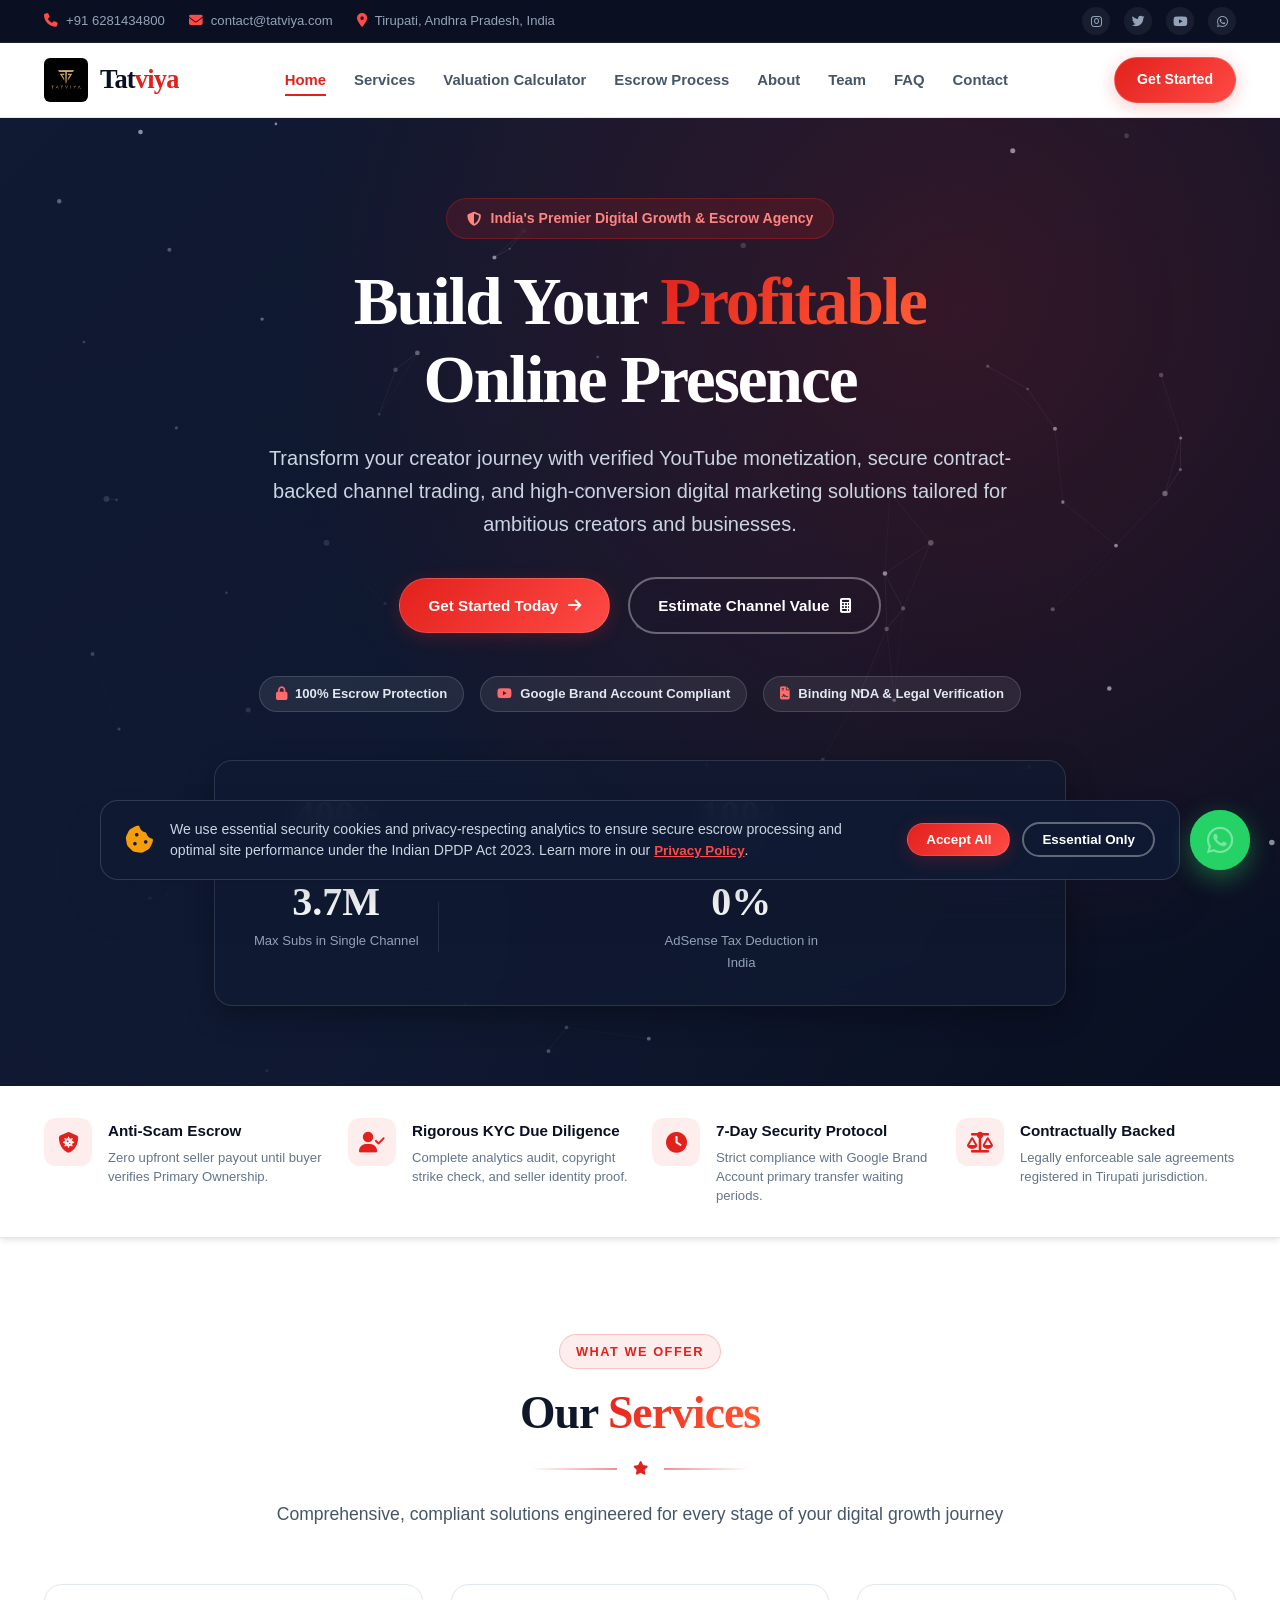
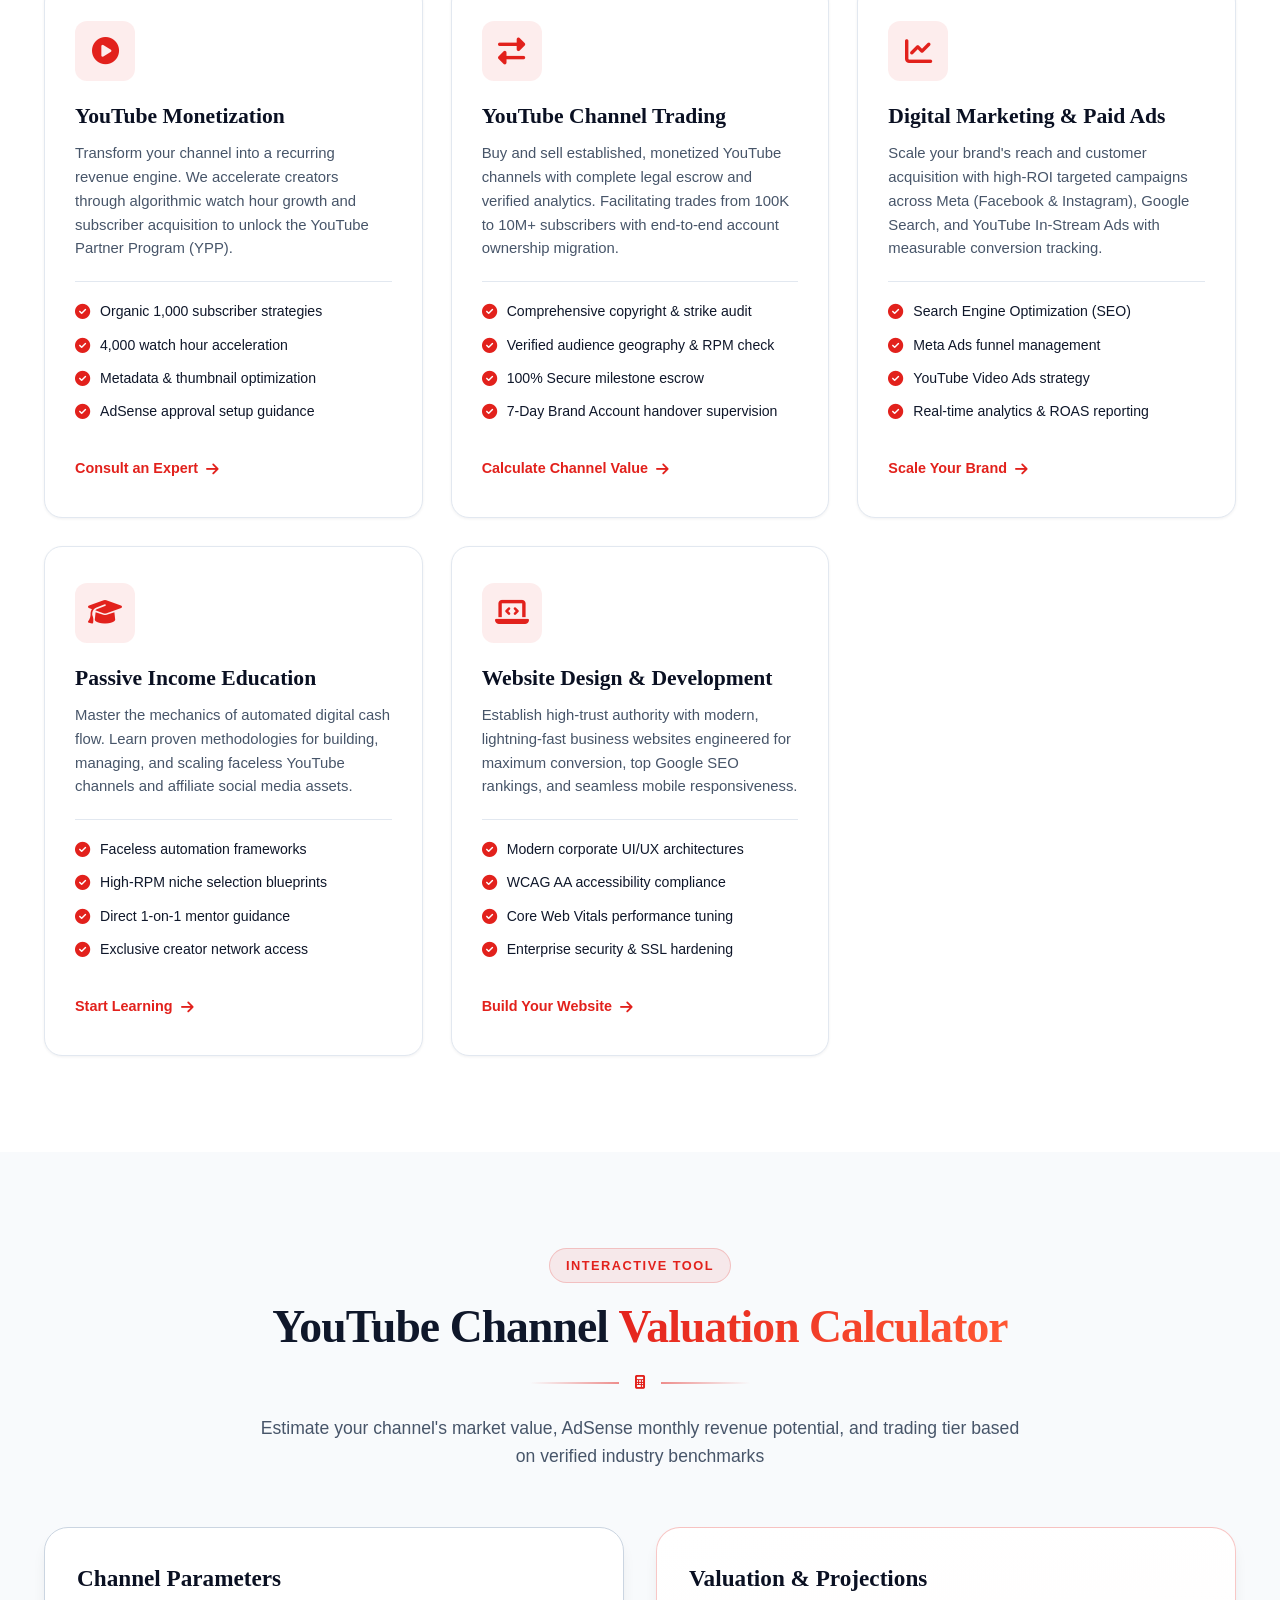
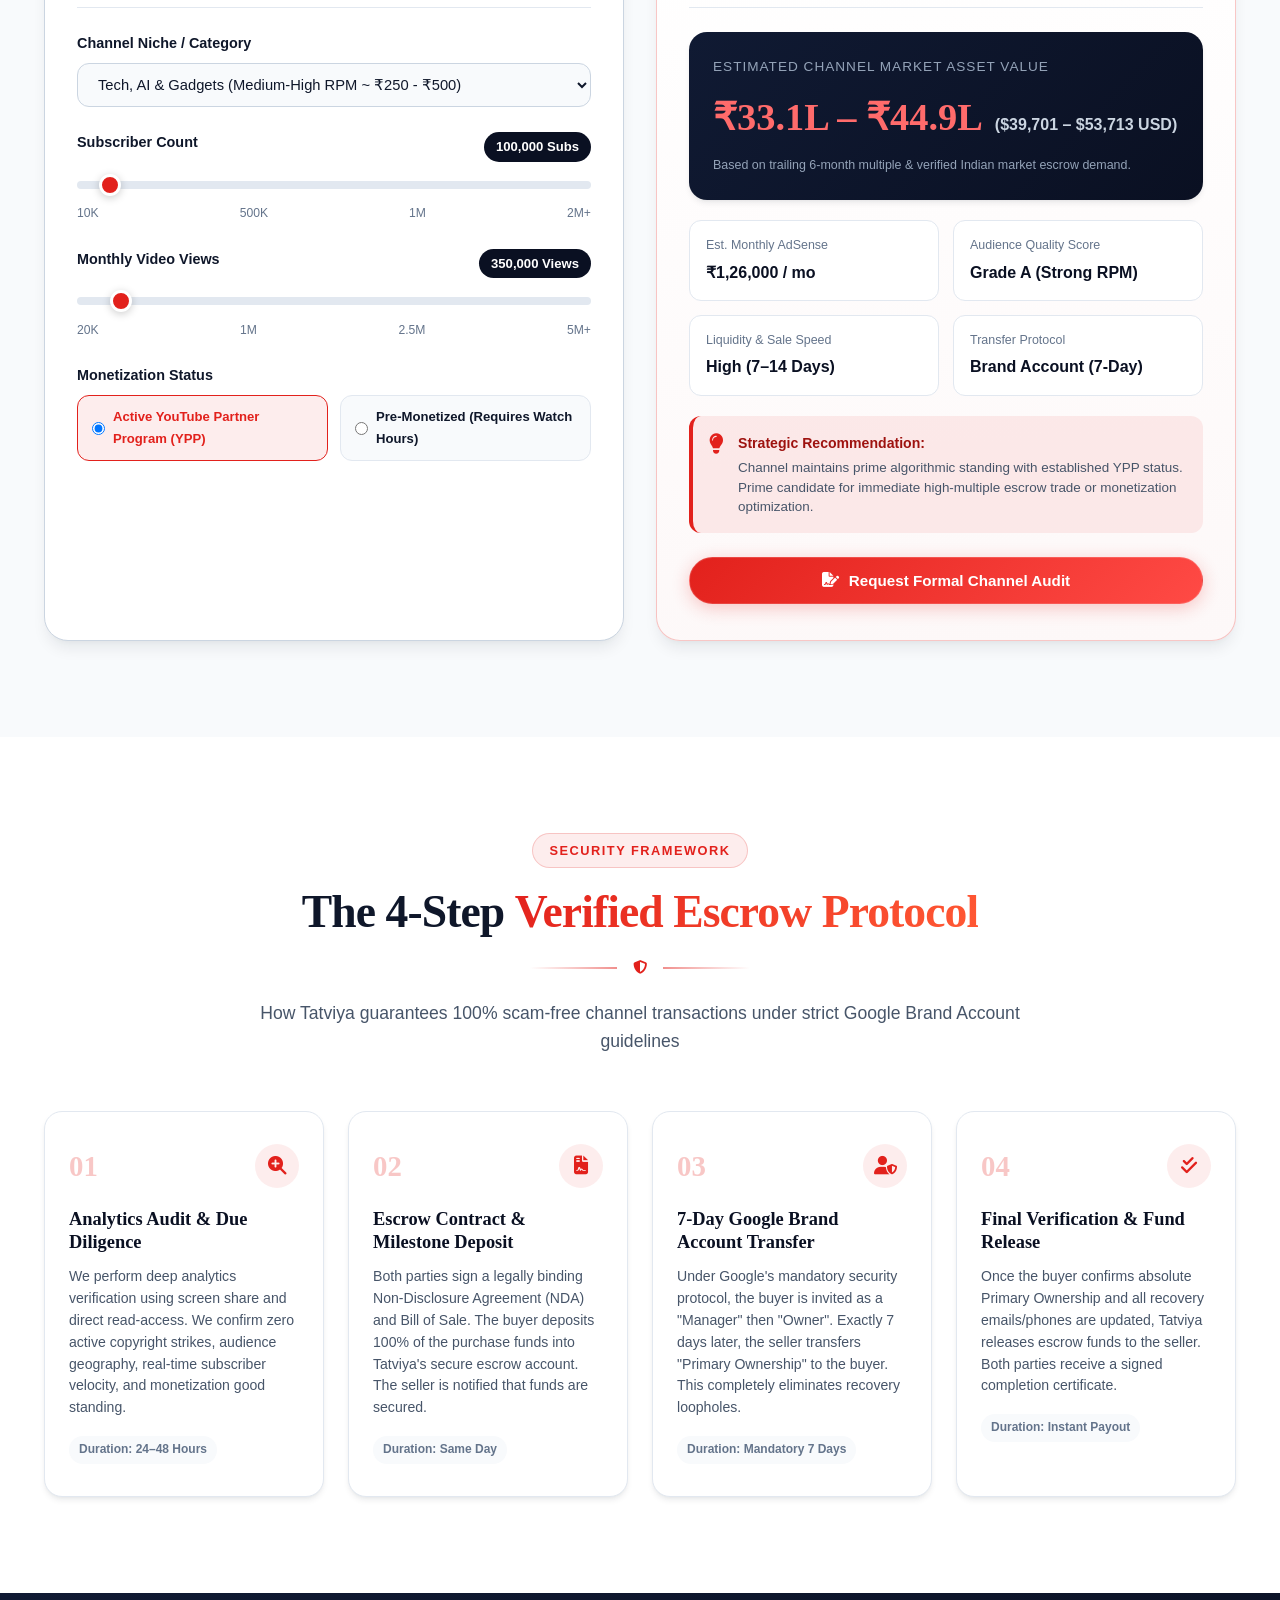
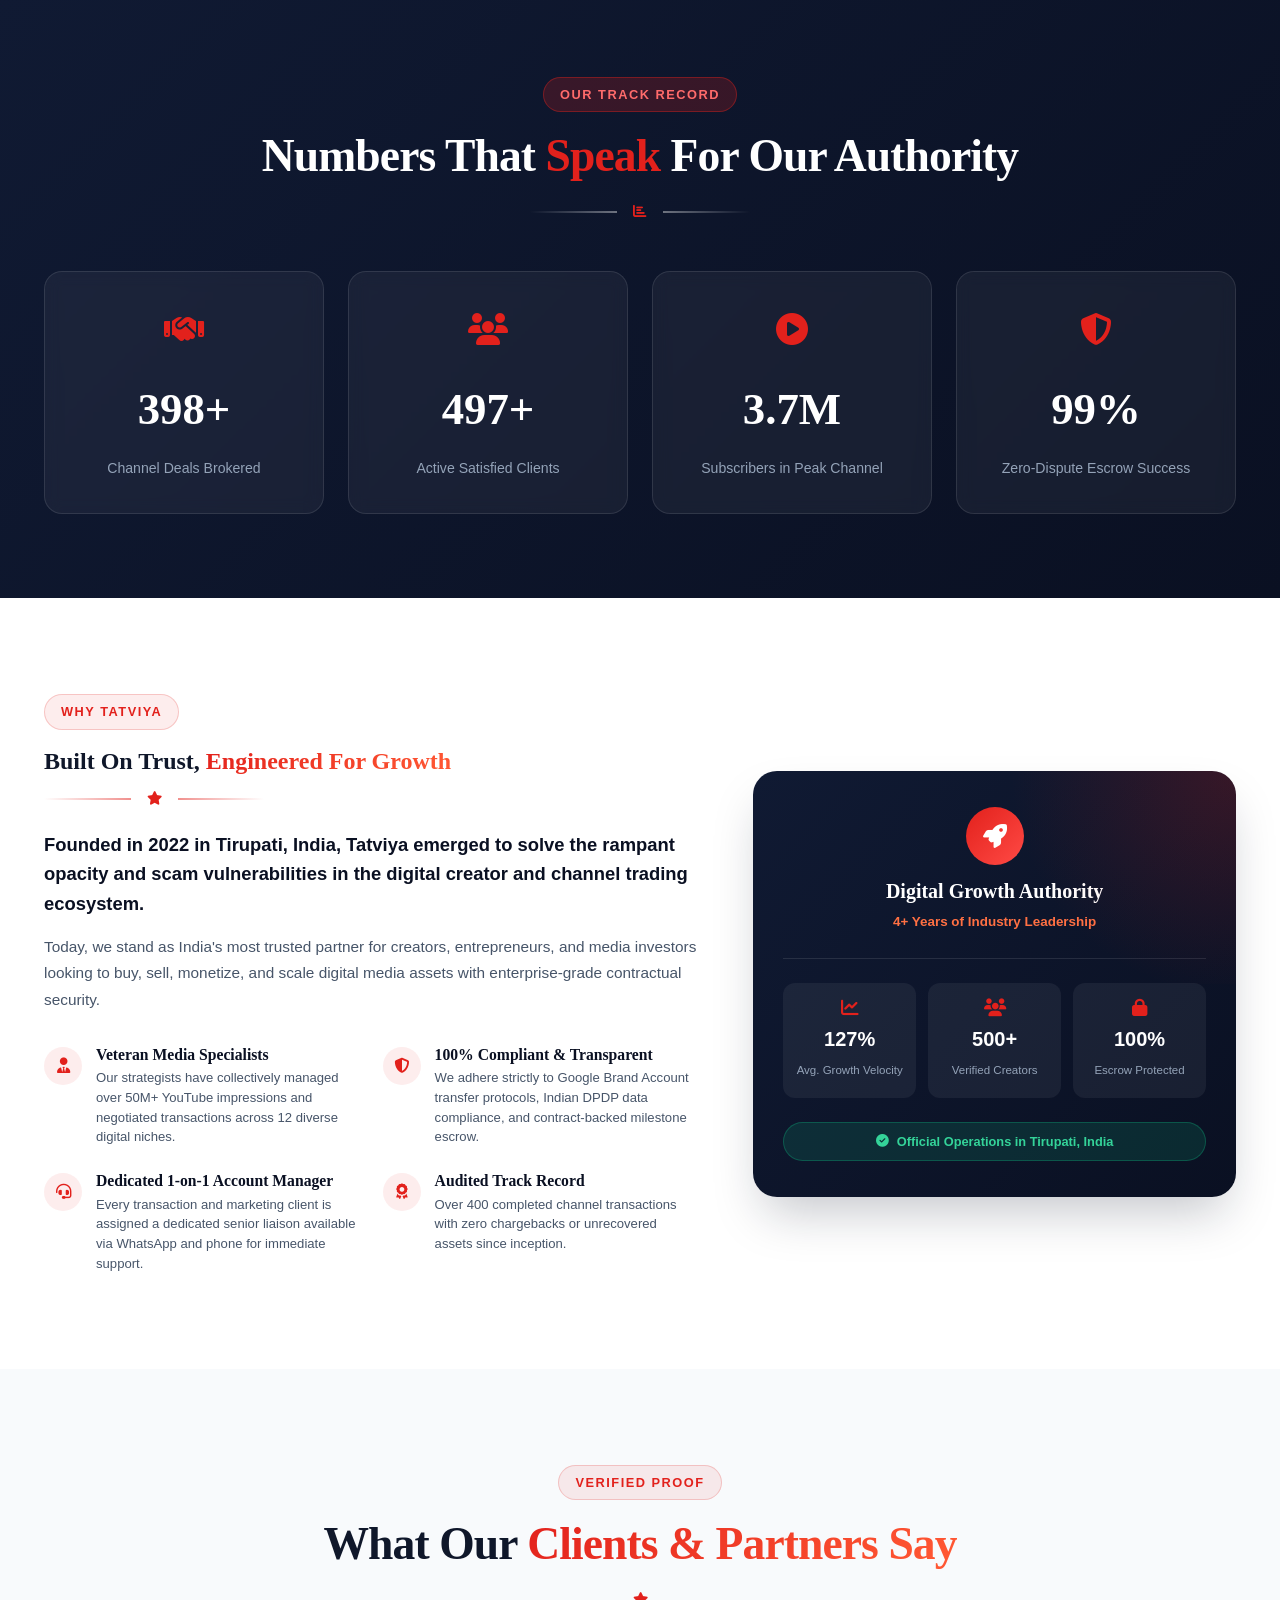
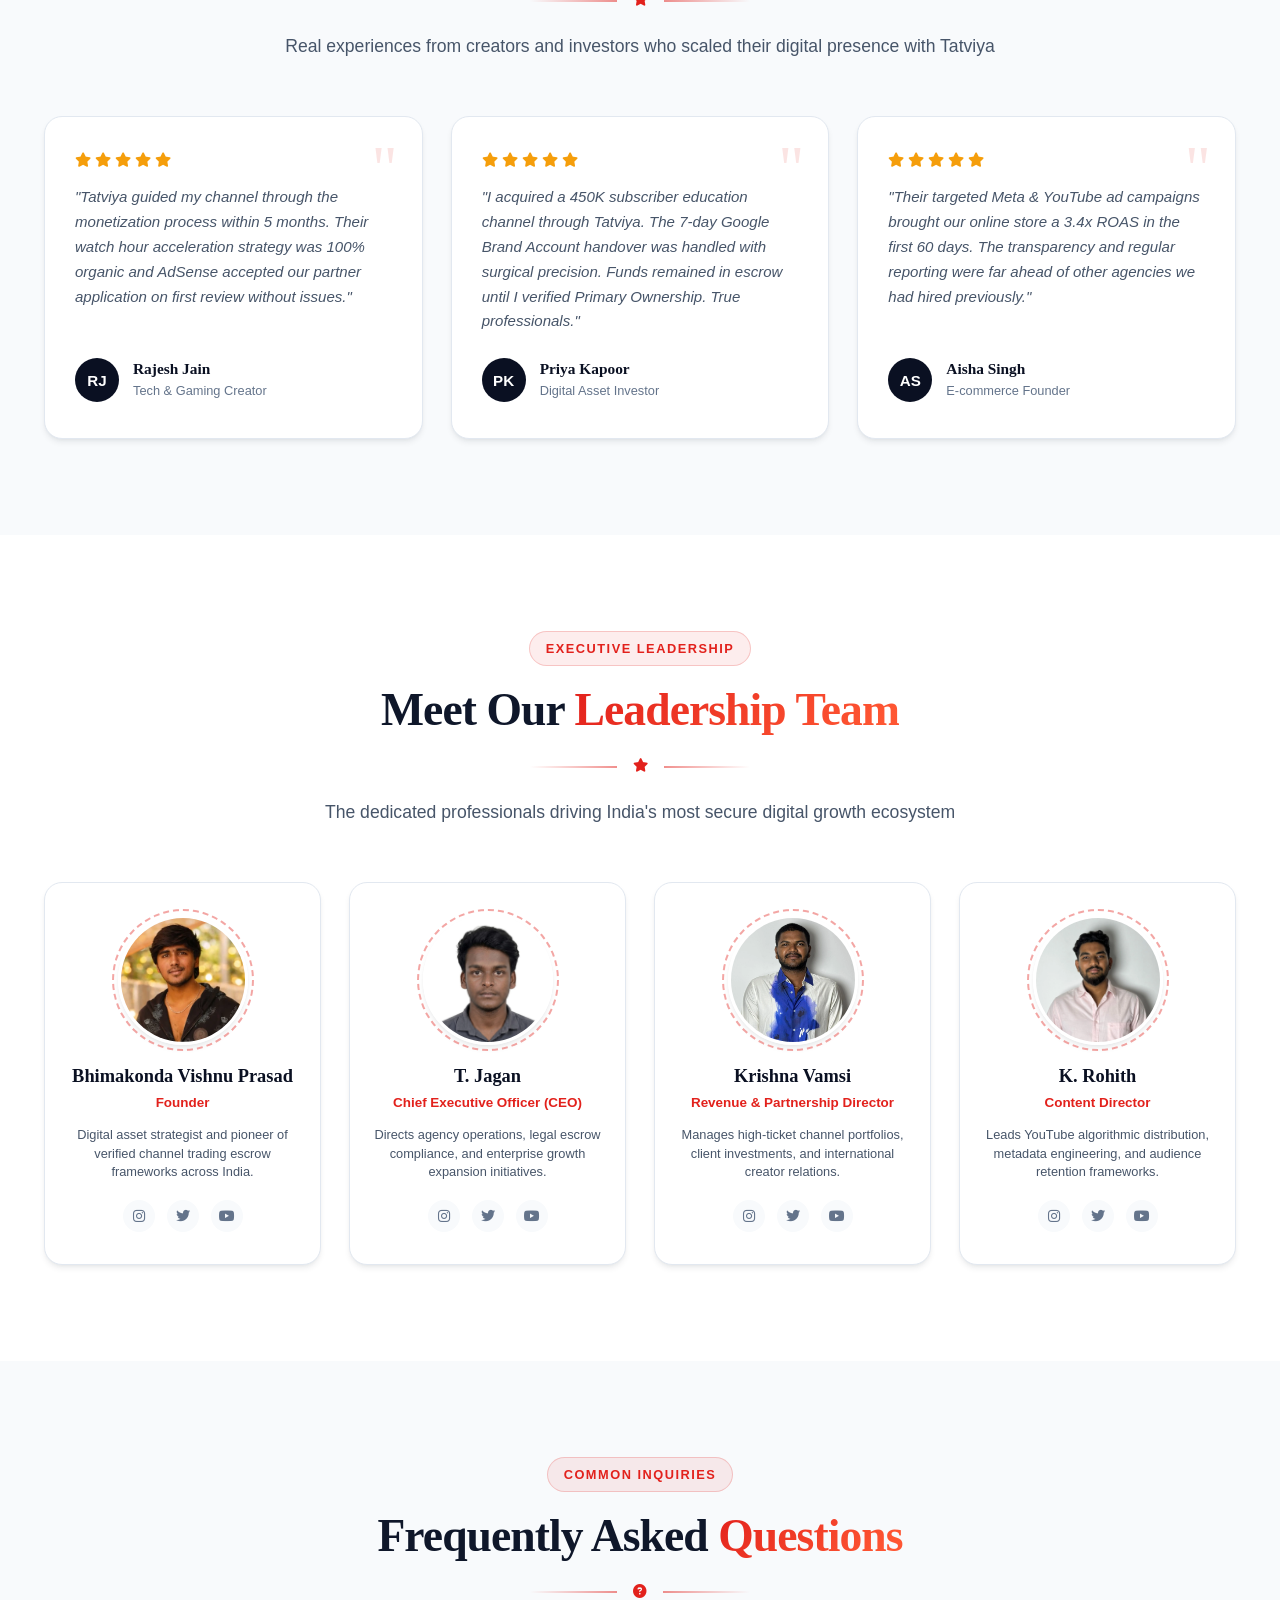
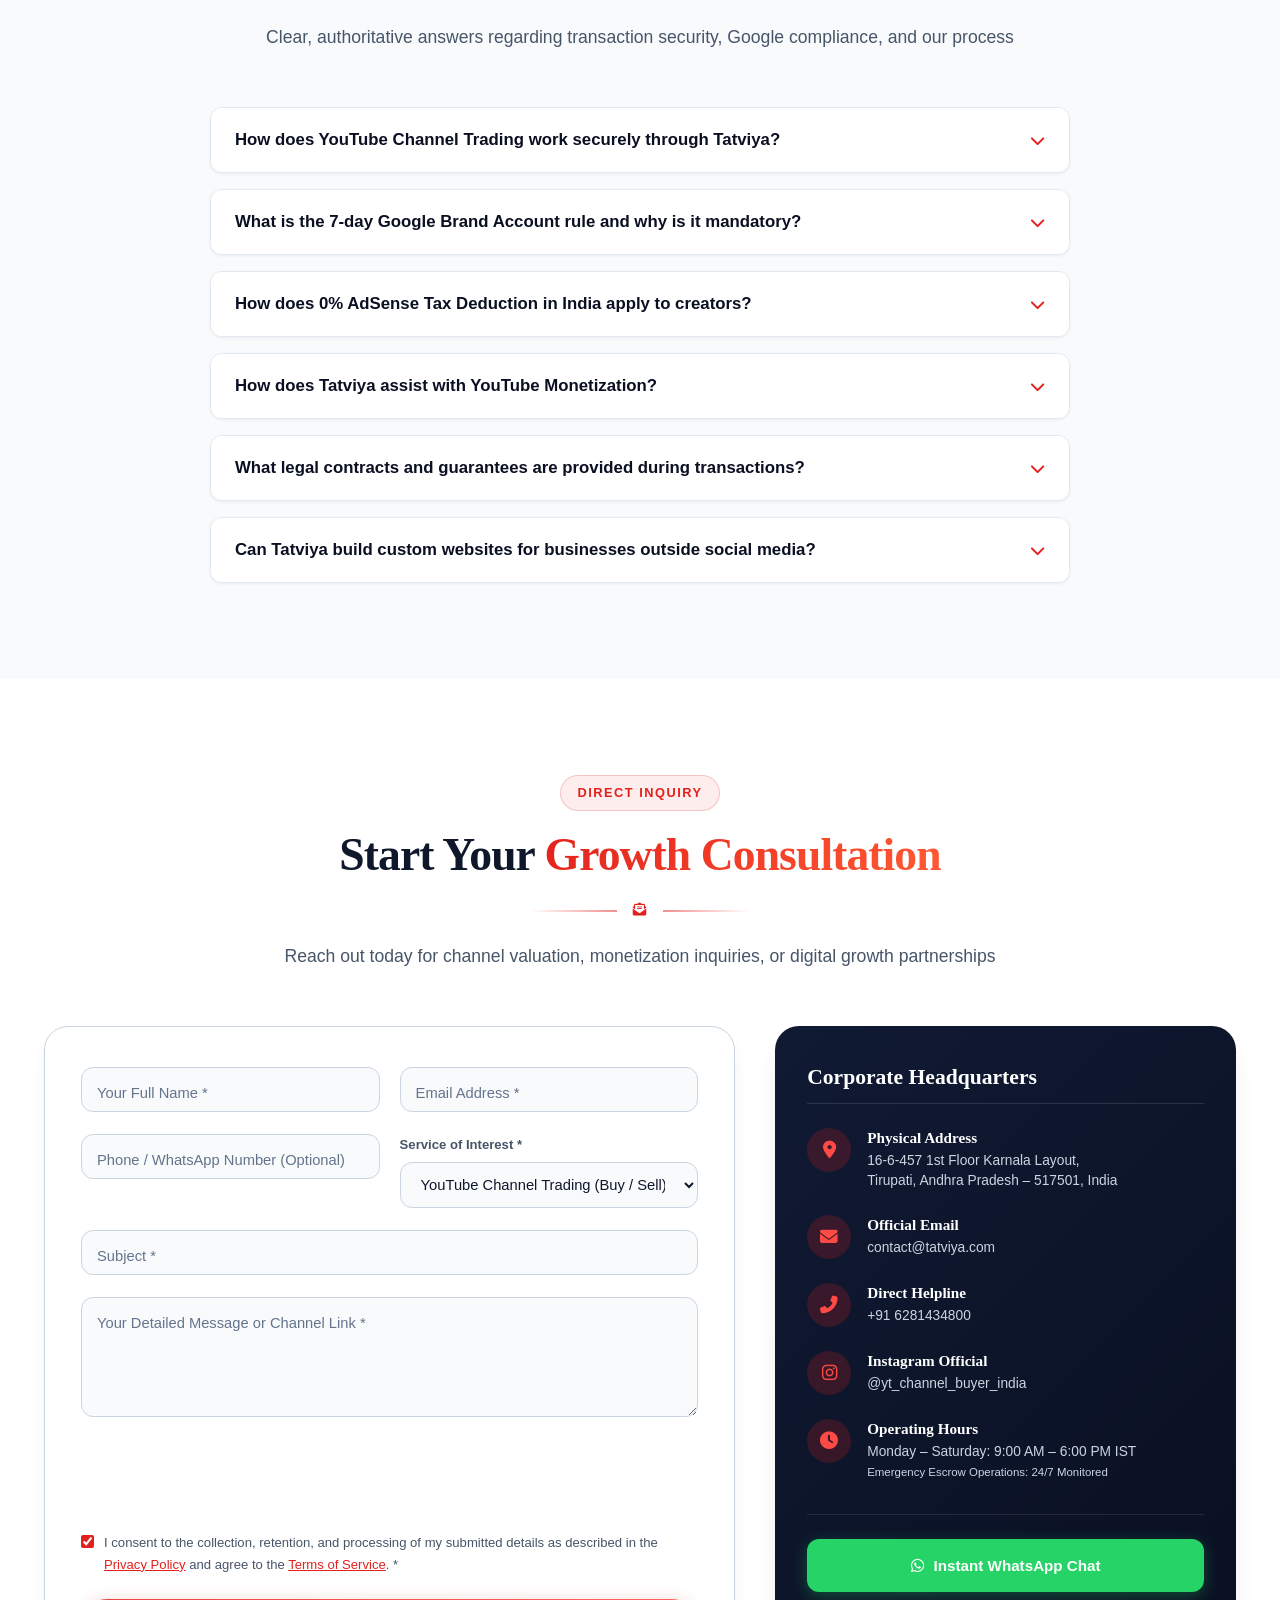
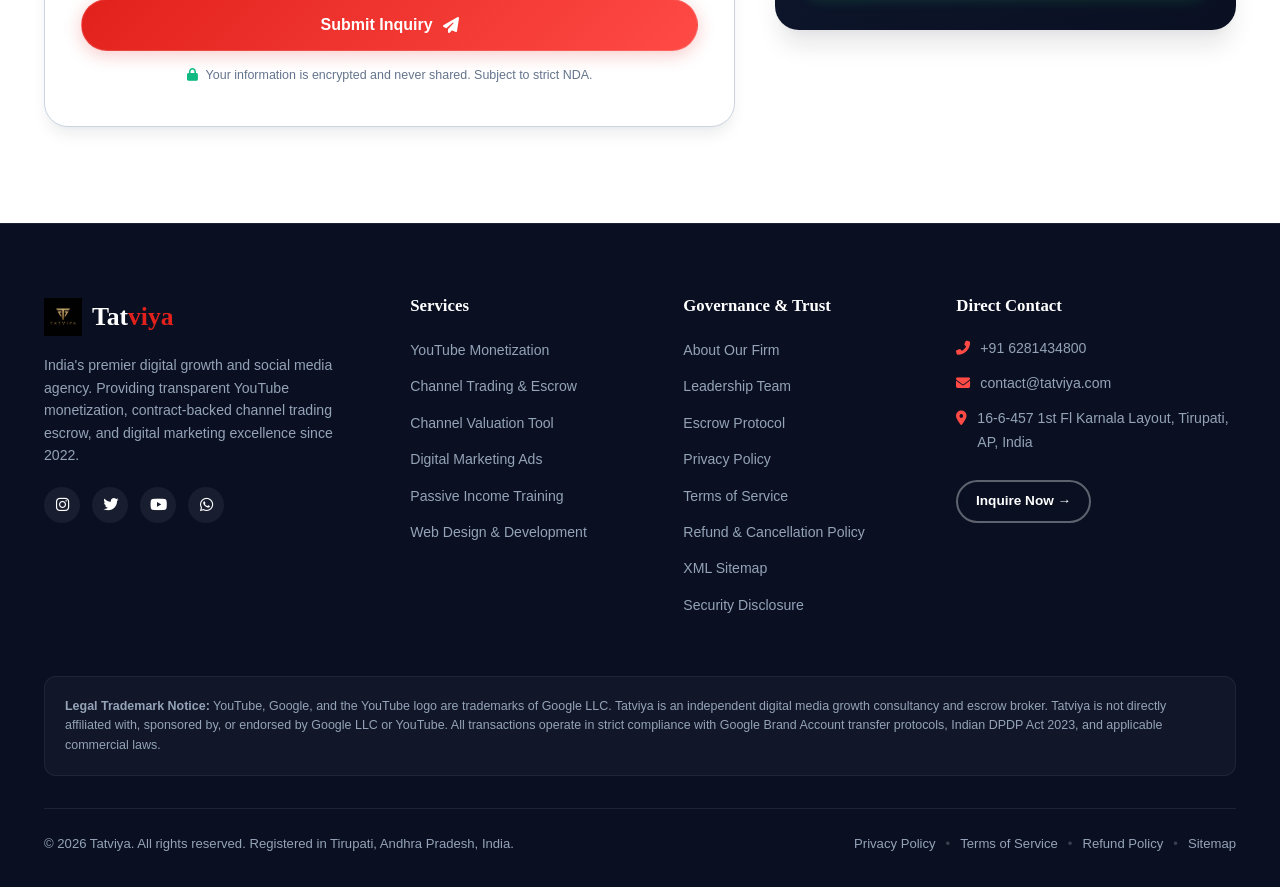
<file: index.html>
<!DOCTYPE html>
<html lang="en" dir="ltr">
<head>
    <meta charset="UTF-8">
    <meta name="viewport" content="width=device-width, initial-scale=1.0, viewport-fit=cover">
    
    <!-- ═══════════════════════════════════════════
         SECURITY DIRECTIVES & HEADERS
    ═══════════════════════════════════════════ -->
    <meta http-equiv="Content-Security-Policy" content="default-src 'self'; script-src 'self' https://cdnjs.cloudflare.com https://challenges.cloudflare.com; style-src 'self' 'unsafe-inline' https://fonts.googleapis.com https://cdnjs.cloudflare.com; font-src 'self' https://fonts.gstatic.com https://cdnjs.cloudflare.com; img-src 'self' data: https:; connect-src 'self' https://formsubmit.co https://challenges.cloudflare.com; frame-src https://challenges.cloudflare.com; frame-ancestors 'none'; base-uri 'self'; form-action 'self' https://formsubmit.co;">
    <meta http-equiv="X-Content-Type-Options" content="nosniff">
    <meta name="referrer" content="strict-origin-when-cross-origin">
    <meta http-equiv="Permissions-Policy" content="camera=(), microphone=(), geolocation=(), accelerometer=(), gyroscope=(), magnetometer=(), payment=(), usb=()">
    
    <!-- Cloudflare Turnstile Bot Protection API -->
    <script src="https://challenges.cloudflare.com/turnstile/v0/api.js" async defer></script>
    
    <!-- ═══════════════════════════════════════════
         PRIMARY SEO & METADATA
    ═══════════════════════════════════════════ -->
    <title>Tatviya – Digital Growth, YouTube Monetization &amp; Channel Trading Agency</title>
    <meta name="description" content="India's leading digital growth agency specializing in YouTube channel trading, monetization acceleration, digital marketing, and creator revenue strategies. Based in Tirupati, India.">
    <meta name="keywords" content="YouTube monetization, YouTube channel trading, buy YouTube channel, sell YouTube channel, digital marketing agency, channel escrow India, Tatviya, Tirupati">
    <meta name="author" content="Tatviya">
    <meta name="robots" content="index, follow, max-image-preview:large, max-snippet:-1, max-video-preview:-1">
    <link rel="canonical" href="https://tatviya.com/">
    
    <!-- Theme & Mobile Integration -->
    <meta name="theme-color" content="#1a2540">
    <meta name="apple-mobile-web-app-capable" content="yes">
    <meta name="apple-mobile-web-app-status-bar-style" content="black-translucent">
    <meta name="apple-mobile-web-app-title" content="Tatviya">
    <link rel="manifest" href="manifest.webmanifest">
    <link rel="icon" type="image/webp" href="static/logo.webp">
    <link rel="apple-touch-icon" href="static/logo.webp">

    <!-- ═══════════════════════════════════════════
         OPEN GRAPH PROTOCOL (Social Sharing)
    ═══════════════════════════════════════════ -->
    <meta property="og:type" content="website">
    <meta property="og:site_name" content="Tatviya">
    <meta property="og:title" content="Tatviya – Premier Digital Growth &amp; YouTube Channel Trading Agency">
    <meta property="og:description" content="Transform your digital presence with verified YouTube monetization, secure channel trading, and high-performance marketing. Trusted by 500+ creators.">
    <meta property="og:url" content="https://tatviya.com/">
    <meta property="og:image" content="https://tatviya.com/static/logo.webp">
    <meta property="og:locale" content="en_IN">

    <!-- Twitter Card Protocol -->
    <meta name="twitter:card" content="summary_large_image">
    <meta name="twitter:site" content="@tatviya">
    <meta name="twitter:creator" content="@tatviya">
    <meta name="twitter:title" content="Tatviya – Premier Digital Growth &amp; YouTube Channel Trading Agency">
    <meta name="twitter:description" content="India's trusted digital growth agency for YouTube monetization, channel trading, and creator marketing solutions.">
    <meta name="twitter:image" content="https://tatviya.com/static/logo.webp">

    <!-- ═══════════════════════════════════════════
         TYPOGRAPHY & ICONS
    ═══════════════════════════════════════════ -->
    <link rel="preconnect" href="https://fonts.googleapis.com">
    <link rel="preconnect" href="https://fonts.gstatic.com" crossorigin>
    <link href="https://fonts.googleapis.com/css2?family=Plus+Jakarta+Sans:wght@400;500;600;700;800&family=Playfair+Display:ital,wght@0,600;0,700;1,400&family=Droid+Serif:ital,wght@0,400;0,700;1,400&display=swap" rel="stylesheet">
    
    <!-- Font Awesome with Subresource Integrity (SRI) -->
    <link rel="stylesheet" href="https://cdnjs.cloudflare.com/ajax/libs/font-awesome/6.4.0/css/all.min.css" integrity="sha512-iecdLmaskl7CVkqkXNQ/ZH/XLlvWZOJyj7Yy7tcenmpD1ypASozpmT/E0iPtmFIB46ZmdtAc9eNBvH0H/ZpiBw==" crossorigin="anonymous" referrerpolicy="no-referrer">

    <!-- Design System Stylesheet -->
    <link rel="stylesheet" href="styles.css?v=2.2">

    <!-- ═══════════════════════════════════════════
         SCHEMA.ORG JSON-LD STRUCTURED DATA
    ═══════════════════════════════════════════ -->
    <script type="application/ld+json">
    {
      "@context": "https://schema.org",
      "@graph": [
        {
          "@type": "Organization",
          "@id": "https://tatviya.com/#organization",
          "name": "Tatviya",
          "url": "https://tatviya.com/",
          "logo": "https://tatviya.com/static/logo.webp",
          "foundingDate": "2022",
          "description": "India's premier digital growth and social media agency specializing in YouTube monetization, channel trading, digital marketing, and creator revenue education.",
          "founders": [
            {
              "@type": "Person",
              "name": "Bhimakonda Vishnu Prasad",
              "jobTitle": "Founder"
            }
          ],
          "contactPoint": {
            "@type": "ContactPoint",
            "telephone": "+91-6281434800",
            "contactType": "customer service",
            "email": "contact@tatviya.com",
            "areaServed": "IN",
            "availableLanguage": ["English", "Hindi", "Telugu"]
          },
          "sameAs": [
            "https://www.instagram.com/yt_channel_buyer_india",
            "https://x.com/tatviya",
            "https://www.youtube.com/@tatviya"
          ]
        },
        {
          "@type": "ProfessionalService",
          "@id": "https://tatviya.com/#business",
          "name": "Tatviya Digital Growth Agency",
          "url": "https://tatviya.com/",
          "image": "https://tatviya.com/static/logo.webp",
          "telephone": "+91-6281434800",
          "email": "contact@tatviya.com",
          "address": {
            "@type": "PostalAddress",
            "streetAddress": "16-6-457 1st Floor Karnala Layout",
            "addressLocality": "Tirupati",
            "addressRegion": "Andhra Pradesh",
            "postalCode": "517501",
            "addressCountry": "IN"
          },
          "geo": {
            "@type": "GeoCoordinates",
            "latitude": 13.6288,
            "longitude": 79.4192
          },
          "openingHoursSpecification": {
            "@type": "OpeningHoursSpecification",
            "dayOfWeek": ["Monday", "Tuesday", "Wednesday", "Thursday", "Friday", "Saturday"],
            "opens": "09:00",
            "closes": "18:00"
          },
          "priceRange": "$$"
        },
        {
          "@type": "WebSite",
          "@id": "https://tatviya.com/#website",
          "url": "https://tatviya.com/",
          "name": "Tatviya",
          "publisher": {
            "@id": "https://tatviya.com/#organization"
          }
        },
        {
          "@type": "FAQPage",
          "@id": "https://tatviya.com/#faq",
          "mainEntity": [
            {
              "@type": "Question",
              "name": "How does YouTube Channel Trading work securely through Tatviya?",
              "acceptedAnswer": {
                "@type": "Answer",
                "text": "Tatviya acts as a verified escrow and due diligence intermediary. We conduct full analytics audits, copyright checks, and identity verification. Funds are held in secure escrow while ownership is transferred via Google Brand Account primary ownership over a mandatory 7-day security period, ensuring 100% protection for both buyer and seller."
              }
            },
            {
              "@type": "Question",
              "name": "What is the 7-day Google Brand Account rule and why is it mandatory?",
              "acceptedAnswer": {
                "@type": "Answer",
                "text": "Google requires a 7-day waiting period after adding a new Owner before Primary Ownership of a YouTube Brand Account can be transferred. Tatviya strictly enforces this protocol with contract-backed escrow to ensure complete security against unauthorized recovery."
              }
            },
            {
              "@type": "Question",
              "name": "How does 0% AdSense Tax Deduction in India work?",
              "acceptedAnswer": {
                "@type": "Answer",
                "text": "Indian YouTube creators can benefit from the US-India Double Taxation Avoidance Agreement (DTAA) by properly submitting W-8BEN tax documentation. Tatviya guides creators through setting up compliant tax submissions to prevent unnecessary 24-30% foreign withholding taxes."
              }
            },
            {
              "@type": "Question",
              "name": "How does Tatviya assist with YouTube Monetization?",
              "acceptedAnswer": {
                "@type": "Answer",
                "text": "We provide creators with organic algorithmic growth strategies, metadata optimization, watch-hour acceleration frameworks, and end-to-end guidance to achieve the 1,000 subscribers and 4,000 watch hours required for the YouTube Partner Program (YPP)."
              }
            },
            {
              "@type": "Question",
              "name": "What guarantees and escrow protections are provided during transactions?",
              "acceptedAnswer": {
                "@type": "Answer",
                "text": "All transactions are backed by legally binding contracts, full identity verification (KYC), Non-Disclosure Agreements (NDA), and milestone-based escrow release. Funds are never disbursed to the seller until the buyer has verified full, uncompromised Primary Ownership."
              }
            },
            {
              "@type": "Question",
              "name": "Can Tatviya build custom websites for businesses?",
              "acceptedAnswer": {
                "@type": "Answer",
                "text": "Yes. Beyond social media growth, Tatviya engineers high-performance, responsive, SEO-optimized business websites and web applications designed to maximize conversion rates and digital credibility."
              }
            }
          ]
        }
      ]
    }
    </script>
</head>
<body>

    <!-- Accessible Skip to Main Content Link -->
    <a href="#main" class="skip-link">Skip to main content</a>

    <!-- ═══════════════════════════════════════════
         SITE HEADER & NAVIGATION
    ═══════════════════════════════════════════ -->
    <header class="site-header" role="banner">
        <!-- Top Utility Bar -->
        <div class="topbar" id="topbar">
            <div class="container topbar-inner">
                <div class="topbar-left">
                    <a href="tel:+916281434800" class="topbar-item" aria-label="Call Tatviya at +91 6281434800">
                        <i class="fas fa-phone" aria-hidden="true"></i>
                        <span>+91 6281434800</span>
                    </a>
                    <a href="mailto:contact@tatviya.com" class="topbar-item" aria-label="Send email to contact@tatviya.com">
                        <i class="fas fa-envelope" aria-hidden="true"></i>
                        <span>contact@tatviya.com</span>
                    </a>
                    <span class="topbar-item">
                        <i class="fas fa-map-marker-alt" aria-hidden="true"></i>
                        <span>Tirupati, Andhra Pradesh, India</span>
                    </span>
                </div>
                <div class="topbar-right">
                    <a href="https://www.instagram.com/yt_channel_buyer_india" target="_blank" rel="noopener noreferrer" class="topbar-social" aria-label="Follow Tatviya on Instagram">
                        <i class="fab fa-instagram" aria-hidden="true"></i>
                    </a>
                    <a href="https://x.com/tatviya" target="_blank" rel="noopener noreferrer" class="topbar-social" aria-label="Follow Tatviya on X (Twitter)">
                        <i class="fab fa-twitter" aria-hidden="true"></i>
                    </a>
                    <a href="https://www.youtube.com/@tatviya" target="_blank" rel="noopener noreferrer" class="topbar-social" aria-label="Subscribe to Tatviya on YouTube">
                        <i class="fab fa-youtube" aria-hidden="true"></i>
                    </a>
                    <a href="https://wa.me/916281434800" target="_blank" rel="noopener noreferrer" class="topbar-social" aria-label="Chat with Tatviya on WhatsApp">
                        <i class="fab fa-whatsapp" aria-hidden="true"></i>
                    </a>
                </div>
            </div>
        </div>

        <!-- Main Navigation Bar -->
        <nav class="navbar" id="navbar" aria-label="Main Navigation">
            <div class="container nav-container">
                <div class="logo">
                    <a href="#home" class="logo-link" aria-label="Tatviya Homepage">
                        <img src="static/logo.webp" alt="Tatviya Corporate Logo" class="logo-image" width="44" height="44">
                        <span class="logo-text">Tat<span class="logo-accent">viya</span></span>
                    </a>
                </div>

                <ul class="nav-links" id="navLinks" role="menubar">
                    <li role="none"><a href="#home" class="nav-link active" role="menuitem">Home</a></li>
                    <li role="none"><a href="#services" class="nav-link" role="menuitem">Services</a></li>
                    <li role="none"><a href="#calculator" class="nav-link" role="menuitem">Valuation Calculator</a></li>
                    <li role="none"><a href="#process" class="nav-link" role="menuitem">Escrow Process</a></li>
                    <li role="none"><a href="#about" class="nav-link" role="menuitem">About</a></li>
                    <li role="none"><a href="#team" class="nav-link" role="menuitem">Team</a></li>
                    <li role="none"><a href="#faq" class="nav-link" role="menuitem">FAQ</a></li>
                    <li role="none"><a href="#contact" class="nav-link" role="menuitem">Contact</a></li>
                </ul>

                <div class="nav-actions">
                    <a href="#contact" class="btn btn-primary nav-cta-btn" id="navCta">Get Started</a>
                    <button class="hamburger" id="hamburger" aria-label="Toggle mobile menu" aria-expanded="false" aria-controls="navLinks">
                        <span class="hamburger-bar"></span>
                        <span class="hamburger-bar"></span>
                        <span class="hamburger-bar"></span>
                    </button>
                </div>
            </div>
        </nav>
    </header>

    <!-- ═══════════════════════════════════════════
         MAIN CONTENT CONTAINER (Semantic Landmark)
    ═══════════════════════════════════════════ -->
    <main id="main" class="site-main">

        <!-- ─────────────────────────────────────────
             1. HERO SECTION
        ───────────────────────────────────────── -->
        <section id="home" class="hero" aria-labelledby="heroHeading">
            <canvas id="particleCanvas" class="particle-canvas" aria-hidden="true"></canvas>
            <div class="hero-overlay" aria-hidden="true"></div>

            <div class="container hero-content">
                <div class="hero-badge" data-reveal>
                    <i class="fas fa-shield-alt" aria-hidden="true"></i>
                    <span>India's Premier Digital Growth &amp; Escrow Agency</span>
                </div>

                <h1 id="heroHeading" class="hero-headline" data-reveal>
                    Build Your <span class="gradient-text">Profitable</span><br>
                    Online Presence
                </h1>

                <p class="hero-subtext" data-reveal>
                    Transform your creator journey with verified YouTube monetization, secure contract-backed channel trading, and high-conversion digital marketing solutions tailored for ambitious creators and businesses.
                </p>

                <div class="hero-cta-group" data-reveal>
                    <a href="#contact" class="btn btn-primary cta-btn" id="heroCta">
                        <span>Get Started Today</span>
                        <i class="fas fa-arrow-right" aria-hidden="true"></i>
                    </a>
                    <a href="#calculator" class="btn btn-outline cta-outline">
                        <span>Estimate Channel Value</span>
                        <i class="fas fa-calculator" aria-hidden="true"></i>
                    </a>
                </div>

                <!-- Verified Security & Compliance Badges Row -->
                <div class="hero-trust-strip" data-reveal>
                    <div class="trust-pill">
                        <i class="fas fa-lock" aria-hidden="true"></i>
                        <span>100% Escrow Protection</span>
                    </div>
                    <div class="trust-pill">
                        <i class="fab fa-youtube" aria-hidden="true"></i>
                        <span>Google Brand Account Compliant</span>
                    </div>
                    <div class="trust-pill">
                        <i class="fas fa-file-contract" aria-hidden="true"></i>
                        <span>Binding NDA &amp; Legal Verification</span>
                    </div>
                </div>

                <!-- Live Metrics Row -->
                <div class="hero-stats-row" data-reveal>
                    <div class="hero-stat">
                        <span class="hero-stat-num" data-target="400" data-suffix="+">400+</span>
                        <span class="hero-stat-label">Channel Deals In 4 Years</span>
                    </div>
                    <div class="hero-stat-divider" aria-hidden="true"></div>
                    <div class="hero-stat">
                        <span class="hero-stat-num" data-target="100" data-suffix="+">100+</span>
                        <span class="hero-stat-label">Online Deals With Full Trust</span>
                    </div>
                    <div class="hero-stat-divider" aria-hidden="true"></div>
                    <div class="hero-stat">
                        <span class="hero-stat-num" data-target="3.7" data-suffix="M">3.7M</span>
                        <span class="hero-stat-label">Max Subs in Single Channel</span>
                    </div>
                    <div class="hero-stat-divider" aria-hidden="true"></div>
                    <div class="hero-stat">
                        <span class="hero-stat-num" data-target="0" data-suffix="%">0%</span>
                        <span class="hero-stat-label">AdSense Tax Deduction in India</span>
                    </div>
                </div>
            </div>
        </section>

        <!-- ─────────────────────────────────────────
             2. ENTERPRISE TRUST & PROTOCOL STRIP
        ───────────────────────────────────────── -->
        <section class="trust-banner" aria-label="Security and Trust Standards">
            <div class="container trust-banner-inner">
                <div class="trust-item">
                    <div class="trust-icon-box">
                        <i class="fas fa-shield-virus" aria-hidden="true"></i>
                    </div>
                    <div class="trust-text">
                        <strong>Anti-Scam Escrow</strong>
                        <p>Zero upfront seller payout until buyer verifies Primary Ownership.</p>
                    </div>
                </div>
                <div class="trust-item">
                    <div class="trust-icon-box">
                        <i class="fas fa-user-check" aria-hidden="true"></i>
                    </div>
                    <div class="trust-text">
                        <strong>Rigorous KYC Due Diligence</strong>
                        <p>Complete analytics audit, copyright strike check, and seller identity proof.</p>
                    </div>
                </div>
                <div class="trust-item">
                    <div class="trust-icon-box">
                        <i class="fas fa-clock" aria-hidden="true"></i>
                    </div>
                    <div class="trust-text">
                        <strong>7-Day Security Protocol</strong>
                        <p>Strict compliance with Google Brand Account primary transfer waiting periods.</p>
                    </div>
                </div>
                <div class="trust-item">
                    <div class="trust-icon-box">
                        <i class="fas fa-balance-scale" aria-hidden="true"></i>
                    </div>
                    <div class="trust-text">
                        <strong>Contractually Backed</strong>
                        <p>Legally enforceable sale agreements registered in Tirupati jurisdiction.</p>
                    </div>
                </div>
            </div>
        </section>

        <!-- ─────────────────────────────────────────
             3. SERVICES SECTION
        ───────────────────────────────────────── -->
        <section id="services" class="services section" aria-labelledby="servicesHeading">
            <div class="container">
                <div class="section-header">
                    <span class="section-tag">What We Offer</span>
                    <h2 id="servicesHeading">Our <span class="gradient-text">Services</span></h2>
                    <div class="section-separator" aria-hidden="true">
                        <span class="sep-line left"></span>
                        <span class="sep-icon"><i class="fas fa-star"></i></span>
                        <span class="sep-line right"></span>
                    </div>
                    <p class="section-subtitle">Comprehensive, compliant solutions engineered for every stage of your digital growth journey</p>
                </div>

                <div class="services-grid">
                    <!-- Service 1 -->
                    <article class="service-card tilt-card" data-reveal>
                        <div class="service-icon-wrap" aria-hidden="true">
                            <i class="fas fa-play-circle"></i>
                        </div>
                        <h3>YouTube Monetization</h3>
                        <p>Transform your channel into a recurring revenue engine. We accelerate creators through algorithmic watch hour growth and subscriber acquisition to unlock the YouTube Partner Program (YPP).</p>
                        <ul class="service-features">
                            <li><i class="fas fa-check-circle" aria-hidden="true"></i> Organic 1,000 subscriber strategies</li>
                            <li><i class="fas fa-check-circle" aria-hidden="true"></i> 4,000 watch hour acceleration</li>
                            <li><i class="fas fa-check-circle" aria-hidden="true"></i> Metadata &amp; thumbnail optimization</li>
                            <li><i class="fas fa-check-circle" aria-hidden="true"></i> AdSense approval setup guidance</li>
                        </ul>
                        <a href="#contact" class="card-cta">Consult an Expert <i class="fas fa-arrow-right" aria-hidden="true"></i></a>
                    </article>

                    <!-- Service 2 -->
                    <article class="service-card tilt-card" data-reveal>
                        <div class="service-icon-wrap" aria-hidden="true">
                            <i class="fas fa-exchange-alt"></i>
                        </div>
                        <h3>YouTube Channel Trading</h3>
                        <p>Buy and sell established, monetized YouTube channels with complete legal escrow and verified analytics. Facilitating trades from 100K to 10M+ subscribers with end-to-end account ownership migration.</p>
                        <ul class="service-features">
                            <li><i class="fas fa-check-circle" aria-hidden="true"></i> Comprehensive copyright &amp; strike audit</li>
                            <li><i class="fas fa-check-circle" aria-hidden="true"></i> Verified audience geography &amp; RPM check</li>
                            <li><i class="fas fa-check-circle" aria-hidden="true"></i> 100% Secure milestone escrow</li>
                            <li><i class="fas fa-check-circle" aria-hidden="true"></i> 7-Day Brand Account handover supervision</li>
                        </ul>
                        <a href="#calculator" class="card-cta">Calculate Channel Value <i class="fas fa-arrow-right" aria-hidden="true"></i></a>
                    </article>

                    <!-- Service 3 -->
                    <article class="service-card tilt-card" data-reveal>
                        <div class="service-icon-wrap" aria-hidden="true">
                            <i class="fas fa-chart-line"></i>
                        </div>
                        <h3>Digital Marketing &amp; Paid Ads</h3>
                        <p>Scale your brand's reach and customer acquisition with high-ROI targeted campaigns across Meta (Facebook &amp; Instagram), Google Search, and YouTube In-Stream Ads with measurable conversion tracking.</p>
                        <ul class="service-features">
                            <li><i class="fas fa-check-circle" aria-hidden="true"></i> Search Engine Optimization (SEO)</li>
                            <li><i class="fas fa-check-circle" aria-hidden="true"></i> Meta Ads funnel management</li>
                            <li><i class="fas fa-check-circle" aria-hidden="true"></i> YouTube Video Ads strategy</li>
                            <li><i class="fas fa-check-circle" aria-hidden="true"></i> Real-time analytics &amp; ROAS reporting</li>
                        </ul>
                        <a href="#contact" class="card-cta">Scale Your Brand <i class="fas fa-arrow-right" aria-hidden="true"></i></a>
                    </article>

                    <!-- Service 4 -->
                    <article class="service-card tilt-card" data-reveal>
                        <div class="service-icon-wrap" aria-hidden="true">
                            <i class="fas fa-graduation-cap"></i>
                        </div>
                        <h3>Passive Income Education</h3>
                        <p>Master the mechanics of automated digital cash flow. Learn proven methodologies for building, managing, and scaling faceless YouTube channels and affiliate social media assets.</p>
                        <ul class="service-features">
                            <li><i class="fas fa-check-circle" aria-hidden="true"></i> Faceless automation frameworks</li>
                            <li><i class="fas fa-check-circle" aria-hidden="true"></i> High-RPM niche selection blueprints</li>
                            <li><i class="fas fa-check-circle" aria-hidden="true"></i> Direct 1-on-1 mentor guidance</li>
                            <li><i class="fas fa-check-circle" aria-hidden="true"></i> Exclusive creator network access</li>
                        </ul>
                        <a href="#contact" class="card-cta">Start Learning <i class="fas fa-arrow-right" aria-hidden="true"></i></a>
                    </article>

                    <!-- Service 5 -->
                    <article class="service-card tilt-card" data-reveal>
                        <div class="service-icon-wrap" aria-hidden="true">
                            <i class="fas fa-laptop-code"></i>
                        </div>
                        <h3>Website Design &amp; Development</h3>
                        <p>Establish high-trust authority with modern, lightning-fast business websites engineered for maximum conversion, top Google SEO rankings, and seamless mobile responsiveness.</p>
                        <ul class="service-features">
                            <li><i class="fas fa-check-circle" aria-hidden="true"></i> Modern corporate UI/UX architectures</li>
                            <li><i class="fas fa-check-circle" aria-hidden="true"></i> WCAG AA accessibility compliance</li>
                            <li><i class="fas fa-check-circle" aria-hidden="true"></i> Core Web Vitals performance tuning</li>
                            <li><i class="fas fa-check-circle" aria-hidden="true"></i> Enterprise security &amp; SSL hardening</li>
                        </ul>
                        <a href="#contact" class="card-cta">Build Your Website <i class="fas fa-arrow-right" aria-hidden="true"></i></a>
                    </article>
                </div>
            </div>
        </section>

        <!-- ─────────────────────────────────────────
             4. INTERACTIVE CHANNEL VALUATION & REVENUE CALCULATOR
        ───────────────────────────────────────── -->
        <section id="calculator" class="calculator-section section alt-bg" aria-labelledby="calculatorHeading">
            <div class="container">
                <div class="section-header">
                    <span class="section-tag">Interactive Tool</span>
                    <h2 id="calculatorHeading">YouTube Channel <span class="gradient-text">Valuation Calculator</span></h2>
                    <div class="section-separator" aria-hidden="true">
                        <span class="sep-line left"></span>
                        <span class="sep-icon"><i class="fas fa-calculator"></i></span>
                        <span class="sep-line right"></span>
                    </div>
                    <p class="section-subtitle">Estimate your channel's market value, AdSense monthly revenue potential, and trading tier based on verified industry benchmarks</p>
                </div>

                <div class="calculator-grid">
                    <!-- Calculator Controls Form -->
                    <div class="calc-card calc-controls" data-reveal>
                        <h3 class="calc-card-title">Channel Parameters</h3>
                        
                        <!-- Niche Selection -->
                        <div class="calc-group">
                            <label for="calcNiche" class="calc-label">Channel Niche / Category</label>
                            <select id="calcNiche" class="calc-select">
                                <option value="finance">Finance, Crypto &amp; Business (High RPM ~ ₹350 - ₹700)</option>
                                <option value="tech" selected>Tech, AI &amp; Gadgets (Medium-High RPM ~ ₹250 - ₹500)</option>
                                <option value="education">Education, Tutorials &amp; Career (Medium RPM ~ ₹180 - ₹350)</option>
                                <option value="lifestyle">Vlogs, Travel &amp; Lifestyle (Standard RPM ~ ₹120 - ₹240)</option>
                                <option value="gaming">Gaming &amp; Live Streaming (Standard RPM ~ ₹90 - ₹180)</option>
                                <option value="entertainment">Entertainment, Comedy &amp; Shorts (Broad RPM ~ ₹70 - ₹150)</option>
                            </select>
                        </div>

                        <!-- Subscriber Slider -->
                        <div class="calc-group">
                            <div class="calc-group-header">
                                <label for="calcSubs" class="calc-label">Subscriber Count</label>
                                <span class="calc-badge" id="calcSubsVal">100,000 Subs</span>
                            </div>
                            <input type="range" id="calcSubs" class="calc-slider" min="10000" max="2000000" step="5000" value="100000">
                            <div class="calc-range-limits">
                                <span>10K</span>
                                <span>500K</span>
                                <span>1M</span>
                                <span>2M+</span>
                            </div>
                        </div>

                        <!-- Monthly Views Slider -->
                        <div class="calc-group">
                            <div class="calc-group-header">
                                <label for="calcViews" class="calc-label">Monthly Video Views</label>
                                <span class="calc-badge" id="calcViewsVal">350,000 Views</span>
                            </div>
                            <input type="range" id="calcViews" class="calc-slider" min="20000" max="5000000" step="10000" value="350000">
                            <div class="calc-range-limits">
                                <span>20K</span>
                                <span>1M</span>
                                <span>2.5M</span>
                                <span>5M+</span>
                            </div>
                        </div>

                        <!-- Monetization Status -->
                        <div class="calc-group">
                            <span class="calc-label">Monetization Status</span>
                            <div class="calc-toggle-row">
                                <label class="calc-radio-pill">
                                    <input type="radio" name="calcMonetized" value="yes" checked>
                                    <span>Active YouTube Partner Program (YPP)</span>
                                </label>
                                <label class="calc-radio-pill">
                                    <input type="radio" name="calcMonetized" value="no">
                                    <span>Pre-Monetized (Requires Watch Hours)</span>
                                </label>
                            </div>
                        </div>
                    </div>

                    <!-- Calculator Results Output -->
                    <div class="calc-card calc-results" data-reveal>
                        <h3 class="calc-card-title">Valuation &amp; Projections</h3>
                        
                        <div class="calc-metric-box primary-metric">
                            <span class="metric-label">Estimated Channel Market Asset Value</span>
                            <div class="metric-value-wrap">
                                <span class="metric-value" id="resAssetINR">₹2.8L – ₹4.2L</span>
                                <span class="metric-subval" id="resAssetUSD">($3,350 – $5,050 USD)</span>
                            </div>
                            <span class="metric-footnote">Based on trailing 6-month multiple &amp; verified Indian market escrow demand.</span>
                        </div>

                        <div class="calc-breakdown-grid">
                            <div class="breakdown-item">
                                <span class="breakdown-label">Est. Monthly AdSense</span>
                                <strong class="breakdown-num" id="resMonthlyEarnings">₹45,000 / mo</strong>
                            </div>
                            <div class="breakdown-item">
                                <span class="breakdown-label">Audience Quality Score</span>
                                <strong class="breakdown-num" id="resQualityScore">Grade A (High)</strong>
                            </div>
                            <div class="breakdown-item">
                                <span class="breakdown-label">Liquidity &amp; Sale Speed</span>
                                <strong class="breakdown-num" id="resLiquidity">High (7–14 Days)</strong>
                            </div>
                            <div class="breakdown-item">
                                <span class="breakdown-label">Transfer Protocol</span>
                                <strong class="breakdown-num">Brand Account (7-Day)</strong>
                            </div>
                        </div>

                        <div class="calc-recommendation" id="calcRecommendationBox">
                            <i class="fas fa-lightbulb" aria-hidden="true"></i>
                            <div class="recommendation-text">
                                <strong>Strategic Recommendation:</strong>
                                <p id="calcRecText">This channel has established organic velocity. Prime asset for monetization optimization or high-multiple verified trade.</p>
                            </div>
                        </div>

                        <button type="button" class="btn btn-primary calc-apply-btn" id="calcApplyBtn">
                            <i class="fas fa-file-signature" aria-hidden="true"></i>
                            <span>Request Formal Channel Audit</span>
                        </button>
                    </div>
                </div>
            </div>
        </section>

        <!-- ─────────────────────────────────────────
             5. VERIFIED 4-STEP ESCROW & DUE DILIGENCE PROCESS
        ───────────────────────────────────────── -->
        <section id="process" class="process-section section" aria-labelledby="processHeading">
            <div class="container">
                <div class="section-header">
                    <span class="section-tag">Security Framework</span>
                    <h2 id="processHeading">The 4-Step <span class="gradient-text">Verified Escrow Protocol</span></h2>
                    <div class="section-separator" aria-hidden="true">
                        <span class="sep-line left"></span>
                        <span class="sep-icon"><i class="fas fa-shield-alt"></i></span>
                        <span class="sep-line right"></span>
                    </div>
                    <p class="section-subtitle">How Tatviya guarantees 100% scam-free channel transactions under strict Google Brand Account guidelines</p>
                </div>

                <div class="process-timeline">
                    <!-- Step 1 -->
                    <div class="timeline-step" data-reveal>
                        <div class="step-marker">
                            <span class="step-num">01</span>
                            <div class="step-icon"><i class="fas fa-search-plus" aria-hidden="true"></i></div>
                        </div>
                        <div class="step-content">
                            <h3>Analytics Audit &amp; Due Diligence</h3>
                            <p>We perform deep analytics verification using screen share and direct read-access. We confirm zero active copyright strikes, audience geography, real-time subscriber velocity, and monetization good standing.</p>
                            <span class="step-tag">Duration: 24–48 Hours</span>
                        </div>
                    </div>

                    <!-- Step 2 -->
                    <div class="timeline-step" data-reveal>
                        <div class="step-marker">
                            <span class="step-num">02</span>
                            <div class="step-icon"><i class="fas fa-file-contract" aria-hidden="true"></i></div>
                        </div>
                        <div class="step-content">
                            <h3>Escrow Contract &amp; Milestone Deposit</h3>
                            <p>Both parties sign a legally binding Non-Disclosure Agreement (NDA) and Bill of Sale. The buyer deposits 100% of the purchase funds into Tatviya's secure escrow account. The seller is notified that funds are secured.</p>
                            <span class="step-tag">Duration: Same Day</span>
                        </div>
                    </div>

                    <!-- Step 3 -->
                    <div class="timeline-step" data-reveal>
                        <div class="step-marker">
                            <span class="step-num">03</span>
                            <div class="step-icon"><i class="fas fa-user-shield" aria-hidden="true"></i></div>
                        </div>
                        <div class="step-content">
                            <h3>7-Day Google Brand Account Transfer</h3>
                            <p>Under Google's mandatory security protocol, the buyer is invited as a "Manager" then "Owner". Exactly 7 days later, the seller transfers "Primary Ownership" to the buyer. This completely eliminates recovery loopholes.</p>
                            <span class="step-tag">Duration: Mandatory 7 Days</span>
                        </div>
                    </div>

                    <!-- Step 4 -->
                    <div class="timeline-step" data-reveal>
                        <div class="step-marker">
                            <span class="step-num">04</span>
                            <div class="step-icon"><i class="fas fa-check-double" aria-hidden="true"></i></div>
                        </div>
                        <div class="step-content">
                            <h3>Final Verification &amp; Fund Release</h3>
                            <p>Once the buyer confirms absolute Primary Ownership and all recovery emails/phones are updated, Tatviya releases escrow funds to the seller. Both parties receive a signed completion certificate.</p>
                            <span class="step-tag">Duration: Instant Payout</span>
                        </div>
                    </div>
                </div>
            </div>
        </section>

        <!-- ─────────────────────────────────────────
             6. ACHIEVEMENTS & KEY STATS SECTION
        ───────────────────────────────────────── -->
        <section class="stats-section" aria-labelledby="statsHeading">
            <div class="container">
                <div class="section-header stats-header-light">
                    <span class="section-tag stats-tag">Our Track Record</span>
                    <h2 id="statsHeading" class="stats-heading-text">Numbers That <span class="primary-accent">Speak</span> For Our Authority</h2>
                    <div class="section-separator" aria-hidden="true">
                        <span class="sep-line left sep-line-light"></span>
                        <span class="sep-icon"><i class="fas fa-chart-bar primary-accent"></i></span>
                        <span class="sep-line right sep-line-light"></span>
                    </div>
                </div>

                <div class="stats-grid">
                    <div class="stat-card" data-reveal>
                        <div class="stat-icon" aria-hidden="true">
                            <i class="fas fa-handshake"></i>
                        </div>
                        <span class="stat-number" data-target="400" data-suffix="+">400+</span>
                        <span class="stat-label">Channel Deals Brokered</span>
                    </div>

                    <div class="stat-card" data-reveal>
                        <div class="stat-icon" aria-hidden="true">
                            <i class="fas fa-users"></i>
                        </div>
                        <span class="stat-number" data-target="500" data-suffix="+">500+</span>
                        <span class="stat-label">Active Satisfied Clients</span>
                    </div>

                    <div class="stat-card" data-reveal>
                        <div class="stat-icon" aria-hidden="true">
                            <i class="fas fa-play-circle"></i>
                        </div>
                        <span class="stat-number" data-target="3.7" data-suffix="M">3.7M</span>
                        <span class="stat-label">Subscribers in Peak Channel</span>
                    </div>

                    <div class="stat-card" data-reveal>
                        <div class="stat-icon" aria-hidden="true">
                            <i class="fas fa-shield-alt"></i>
                        </div>
                        <span class="stat-number" data-target="100" data-suffix="%">100%</span>
                        <span class="stat-label">Zero-Dispute Escrow Success</span>
                    </div>
                </div>
            </div>
        </section>

        <!-- ─────────────────────────────────────────
             7. ABOUT US SECTION
        ───────────────────────────────────────── -->
        <section id="about" class="about section" aria-labelledby="aboutHeading">
            <div class="container">
                <div class="about-layout">
                    <div class="about-text" data-reveal>
                        <span class="section-tag">Why Tatviya</span>
                        <h2 id="aboutHeading">Built On Trust, <span class="gradient-text">Engineered For Growth</span></h2>
                        <div class="section-separator left-aligned" aria-hidden="true">
                            <span class="sep-line left"></span>
                            <span class="sep-icon"><i class="fas fa-star"></i></span>
                            <span class="sep-line right"></span>
                        </div>
                        <p class="about-lead">
                            Founded in 2022 in Tirupati, India, Tatviya emerged to solve the rampant opacity and scam vulnerabilities in the digital creator and channel trading ecosystem.
                        </p>
                        <p class="about-body-text">
                            Today, we stand as India's most trusted partner for creators, entrepreneurs, and media investors looking to buy, sell, monetize, and scale digital media assets with enterprise-grade contractual security.
                        </p>

                        <div class="features-list">
                            <div class="feature-item">
                                <div class="feature-icon" aria-hidden="true"><i class="fas fa-user-tie"></i></div>
                                <div class="feature-body">
                                    <h4>Veteran Media Specialists</h4>
                                    <p>Our strategists have collectively managed over 50M+ YouTube impressions and negotiated transactions across 12 diverse digital niches.</p>
                                </div>
                            </div>
                            <div class="feature-item">
                                <div class="feature-icon" aria-hidden="true"><i class="fas fa-shield-alt"></i></div>
                                <div class="feature-body">
                                    <h4>100% Compliant &amp; Transparent</h4>
                                    <p>We adhere strictly to Google Brand Account transfer protocols, Indian DPDP data compliance, and contract-backed milestone escrow.</p>
                                </div>
                            </div>
                            <div class="feature-item">
                                <div class="feature-icon" aria-hidden="true"><i class="fas fa-headset"></i></div>
                                <div class="feature-body">
                                    <h4>Dedicated 1-on-1 Account Manager</h4>
                                    <p>Every transaction and marketing client is assigned a dedicated senior liaison available via WhatsApp and phone for immediate support.</p>
                                </div>
                            </div>
                            <div class="feature-item">
                                <div class="feature-icon" aria-hidden="true"><i class="fas fa-award"></i></div>
                                <div class="feature-body">
                                    <h4>Audited Track Record</h4>
                                    <p>Over 400 completed channel transactions with zero chargebacks or unrecovered assets since inception.</p>
                                </div>
                            </div>
                        </div>
                    </div>

                    <div class="about-visual" data-reveal>
                        <div class="about-vis-main">
                            <div class="vis-center-card">
                                <div class="vis-center-icon" aria-hidden="true"><i class="fas fa-rocket"></i></div>
                                <h3 class="vis-center-title">Digital Growth Authority</h3>
                                <span class="vis-center-years">4+ Years of Industry Leadership</span>
                            </div>
                            <div class="vis-stats-row">
                                <div class="vis-stat-card">
                                    <i class="fas fa-chart-line" aria-hidden="true"></i>
                                    <strong>127%</strong>
                                    <span>Avg. Growth Velocity</span>
                                </div>
                                <div class="vis-stat-card">
                                    <i class="fas fa-users" aria-hidden="true"></i>
                                    <strong>500+</strong>
                                    <span>Verified Creators</span>
                                </div>
                                <div class="vis-stat-card">
                                    <i class="fas fa-lock" aria-hidden="true"></i>
                                    <strong>100%</strong>
                                    <span>Escrow Protected</span>
                                </div>
                            </div>
                            <div class="vis-badge">
                                <i class="fas fa-check-circle" aria-hidden="true"></i>
                                <span>Official Operations in Tirupati, India</span>
                            </div>
                        </div>
                    </div>
                </div>
            </div>
        </section>

        <!-- ─────────────────────────────────────────
             8. CLIENT TESTIMONIALS
        ───────────────────────────────────────── -->
        <section class="testimonials section alt-bg" aria-labelledby="testimonialsHeading">
            <div class="container">
                <div class="section-header">
                    <span class="section-tag">Verified Proof</span>
                    <h2 id="testimonialsHeading">What Our <span class="gradient-text">Clients &amp; Partners Say</span></h2>
                    <div class="section-separator" aria-hidden="true">
                        <span class="sep-line left"></span>
                        <span class="sep-icon"><i class="fas fa-star"></i></span>
                        <span class="sep-line right"></span>
                    </div>
                    <p class="section-subtitle">Real experiences from creators and investors who scaled their digital presence with Tatviya</p>
                </div>

                <div class="testimonials-grid">
                    <article class="testimonial-card" data-reveal>
                        <div class="quote-icon" aria-hidden="true">"</div>
                        <div class="stars" aria-label="5 out of 5 stars">
                            <i class="fas fa-star" aria-hidden="true"></i><i class="fas fa-star" aria-hidden="true"></i><i class="fas fa-star" aria-hidden="true"></i><i class="fas fa-star" aria-hidden="true"></i><i class="fas fa-star" aria-hidden="true"></i>
                        </div>
                        <p>"Tatviya guided my channel through the monetization process within 5 months. Their watch hour acceleration strategy was 100% organic and AdSense accepted our partner application on first review without issues."</p>
                        <div class="testimonial-author">
                            <div class="author-avatar" aria-hidden="true">RJ</div>
                            <div class="author-info">
                                <h4>Rajesh Jain</h4>
                                <p>Tech &amp; Gaming Creator</p>
                            </div>
                        </div>
                    </article>

                    <article class="testimonial-card" data-reveal>
                        <div class="quote-icon" aria-hidden="true">"</div>
                        <div class="stars" aria-label="5 out of 5 stars">
                            <i class="fas fa-star" aria-hidden="true"></i><i class="fas fa-star" aria-hidden="true"></i><i class="fas fa-star" aria-hidden="true"></i><i class="fas fa-star" aria-hidden="true"></i><i class="fas fa-star" aria-hidden="true"></i>
                        </div>
                        <p>"I acquired a 450K subscriber education channel through Tatviya. The 7-day Google Brand Account handover was handled with surgical precision. Funds remained in escrow until I verified Primary Ownership. True professionals."</p>
                        <div class="testimonial-author">
                            <div class="author-avatar" aria-hidden="true">PK</div>
                            <div class="author-info">
                                <h4>Priya Kapoor</h4>
                                <p>Digital Asset Investor</p>
                            </div>
                        </div>
                    </article>

                    <article class="testimonial-card" data-reveal>
                        <div class="quote-icon" aria-hidden="true">"</div>
                        <div class="stars" aria-label="5 out of 5 stars">
                            <i class="fas fa-star" aria-hidden="true"></i><i class="fas fa-star" aria-hidden="true"></i><i class="fas fa-star" aria-hidden="true"></i><i class="fas fa-star" aria-hidden="true"></i><i class="fas fa-star" aria-hidden="true"></i>
                        </div>
                        <p>"Their targeted Meta &amp; YouTube ad campaigns brought our online store a 3.4x ROAS in the first 60 days. The transparency and regular reporting were far ahead of other agencies we had hired previously."</p>
                        <div class="testimonial-author">
                            <div class="author-avatar" aria-hidden="true">AS</div>
                            <div class="author-info">
                                <h4>Aisha Singh</h4>
                                <p>E-commerce Founder</p>
                            </div>
                        </div>
                    </article>
                </div>
            </div>
        </section>

        <!-- ─────────────────────────────────────────
             9. EXECUTIVE LEADERSHIP TEAM
        ───────────────────────────────────────── -->
        <section id="team" class="team section" aria-labelledby="teamHeading">
            <div class="container">
                <div class="section-header">
                    <span class="section-tag">Executive Leadership</span>
                    <h2 id="teamHeading">Meet Our <span class="gradient-text">Leadership Team</span></h2>
                    <div class="section-separator" aria-hidden="true">
                        <span class="sep-line left"></span>
                        <span class="sep-icon"><i class="fas fa-star"></i></span>
                        <span class="sep-line right"></span>
                    </div>
                    <p class="section-subtitle">The dedicated professionals driving India's most secure digital growth ecosystem</p>
                </div>

                <div class="team-grid">
                    <!-- Member 1 -->
                    <article class="team-card" data-reveal>
                        <div class="team-photo-wrap">
                            <img src="static/Vishnu.webp" alt="Bhimakonda Vishnu Prasad, Founder of Tatviya" class="team-photo" width="220" height="220" loading="lazy" decoding="async">
                            <div class="photo-ring" aria-hidden="true"></div>
                        </div>
                        <h3>Bhimakonda Vishnu Prasad</h3>
                        <p class="designation">Founder</p>
                        <p class="team-bio">Digital asset strategist and pioneer of verified channel trading escrow frameworks across India.</p>
                        <div class="team-socials">
                            <a href="https://www.instagram.com/yt_channel_buyer_india" target="_blank" rel="noopener noreferrer" aria-label="Instagram profile of Bhimakonda Vishnu Prasad"><i class="fab fa-instagram" aria-hidden="true"></i></a>
                            <a href="https://x.com/tatviya" target="_blank" rel="noopener noreferrer" aria-label="X profile of Bhimakonda Vishnu Prasad"><i class="fab fa-twitter" aria-hidden="true"></i></a>
                            <a href="https://www.youtube.com/@tatviya" target="_blank" rel="noopener noreferrer" aria-label="YouTube channel of Bhimakonda Vishnu Prasad"><i class="fab fa-youtube" aria-hidden="true"></i></a>
                        </div>
                    </article>

                    <!-- Member 2 -->
                    <article class="team-card" data-reveal>
                        <div class="team-photo-wrap">
                            <img src="static/Jagan.webp" alt="T. Jagan, Chief Executive Officer (CEO) of Tatviya" class="team-photo" width="220" height="220" loading="lazy" decoding="async">
                            <div class="photo-ring" aria-hidden="true"></div>
                        </div>
                        <h3>T. Jagan</h3>
                        <p class="designation">Chief Executive Officer (CEO)</p>
                        <p class="team-bio">Directs agency operations, legal escrow compliance, and enterprise growth expansion initiatives.</p>
                        <div class="team-socials">
                            <a href="https://www.instagram.com/yt_channel_buyer_india" target="_blank" rel="noopener noreferrer" aria-label="Instagram profile of T. Jagan"><i class="fab fa-instagram" aria-hidden="true"></i></a>
                            <a href="https://x.com/tatviya" target="_blank" rel="noopener noreferrer" aria-label="X profile of T. Jagan"><i class="fab fa-twitter" aria-hidden="true"></i></a>
                            <a href="https://www.youtube.com/@tatviya" target="_blank" rel="noopener noreferrer" aria-label="YouTube channel of T. Jagan"><i class="fab fa-youtube" aria-hidden="true"></i></a>
                        </div>
                    </article>

                    <!-- Member 3 -->
                    <article class="team-card" data-reveal>
                        <div class="team-photo-wrap">
                            <img src="static/Krishna Vamsi.webp" alt="S. Krishna Vamsi, Revenue &amp; Partnership Director of Tatviya" class="team-photo" width="220" height="220" loading="lazy" decoding="async">
                            <div class="photo-ring" aria-hidden="true"></div>
                        </div>
                        <h3>Krishna Vamsi</h3>
                        <p class="designation">Revenue &amp; Partnership Director</p>
                        <p class="team-bio">Manages high-ticket channel portfolios, client investments, and international creator relations.</p>
                        <div class="team-socials">
                            <a href="https://www.instagram.com/yt_channel_buyer_india" target="_blank" rel="noopener noreferrer" aria-label="Instagram profile of Krishna Vamsi"><i class="fab fa-instagram" aria-hidden="true"></i></a>
                            <a href="https://x.com/tatviya" target="_blank" rel="noopener noreferrer" aria-label="X profile of Krishna Vamsi"><i class="fab fa-twitter" aria-hidden="true"></i></a>
                            <a href="https://www.youtube.com/@tatviya" target="_blank" rel="noopener noreferrer" aria-label="YouTube channel of Krishna Vamsi"><i class="fab fa-youtube" aria-hidden="true"></i></a>
                        </div>
                    </article>

                    <!-- Member 4 -->
                    <article class="team-card" data-reveal>
                        <div class="team-photo-wrap">
                            <img src="static/Rohith.webp" alt="K. Rohith, Content Director of Tatviya" class="team-photo" width="220" height="220" loading="lazy" decoding="async">
                            <div class="photo-ring" aria-hidden="true"></div>
                        </div>
                        <h3>K. Rohith</h3>
                        <p class="designation">Content Director</p>
                        <p class="team-bio">Leads YouTube algorithmic distribution, metadata engineering, and audience retention frameworks.</p>
                        <div class="team-socials">
                            <a href="https://www.instagram.com/yt_channel_buyer_india" target="_blank" rel="noopener noreferrer" aria-label="Instagram profile of K. Rohith"><i class="fab fa-instagram" aria-hidden="true"></i></a>
                            <a href="https://x.com/tatviya" target="_blank" rel="noopener noreferrer" aria-label="X profile of K. Rohith"><i class="fab fa-twitter" aria-hidden="true"></i></a>
                            <a href="https://www.youtube.com/@tatviya" target="_blank" rel="noopener noreferrer" aria-label="YouTube channel of K. Rohith"><i class="fab fa-youtube" aria-hidden="true"></i></a>
                        </div>
                    </article>
                </div>
            </div>
        </section>

        <!-- ─────────────────────────────────────────
             10. FREQUENTLY ASKED QUESTIONS (ACCORDION)
        ───────────────────────────────────────── -->
        <section id="faq" class="faq-section section alt-bg" aria-labelledby="faqHeading">
            <div class="container">
                <div class="section-header">
                    <span class="section-tag">Common Inquiries</span>
                    <h2 id="faqHeading">Frequently Asked <span class="gradient-text">Questions</span></h2>
                    <div class="section-separator" aria-hidden="true">
                        <span class="sep-line left"></span>
                        <span class="sep-icon"><i class="fas fa-question-circle"></i></span>
                        <span class="sep-line right"></span>
                    </div>
                    <p class="section-subtitle">Clear, authoritative answers regarding transaction security, Google compliance, and our process</p>
                </div>

                <div class="faq-accordion" id="faqAccordion">
                    <!-- FAQ 1 -->
                    <div class="faq-item" data-reveal>
                        <button class="faq-question" aria-expanded="false" aria-controls="faqAns1" id="faqBtn1">
                            <span>How does YouTube Channel Trading work securely through Tatviya?</span>
                            <i class="fas fa-chevron-down faq-icon" aria-hidden="true"></i>
                        </button>
                        <div class="faq-answer" id="faqAns1" role="region" aria-labelledby="faqBtn1" hidden>
                            <p>Tatviya operates as an independent escrow and verification intermediary. Before any transaction, our team conducts a forensic analytics audit to ensure genuine views, zero copyright/guideline strikes, and legitimate AdSense standing. Funds are held in our secure escrow account while ownership is transferred via Google Brand Account primary transfer. Only after the buyer confirms uncompromised Primary Ownership are funds released to the seller.</p>
                        </div>
                    </div>

                    <!-- FAQ 2 -->
                    <div class="faq-item" data-reveal>
                        <button class="faq-question" aria-expanded="false" aria-controls="faqAns2" id="faqBtn2">
                            <span>What is the 7-day Google Brand Account rule and why is it mandatory?</span>
                            <i class="fas fa-chevron-down faq-icon" aria-hidden="true"></i>
                        </button>
                        <div class="faq-answer" id="faqAns2" role="region" aria-labelledby="faqBtn2" hidden>
                            <p>Google enforces a mandatory 7-day security delay when adding a new owner to a YouTube Brand Account before that owner can be promoted to "Primary Owner". We strictly enforce this waiting period under contract escrow. Any seller claiming they can transfer full ownership instantly without a Brand Account is utilizing vulnerable credentials that can easily be recovered. Our 7-day protocol guarantees 100% permanence and security.</p>
                        </div>
                    </div>

                    <!-- FAQ 3 -->
                    <div class="faq-item" data-reveal>
                        <button class="faq-question" aria-expanded="false" aria-controls="faqAns3" id="faqBtn3">
                            <span>How does 0% AdSense Tax Deduction in India apply to creators?</span>
                            <i class="fas fa-chevron-down faq-icon" aria-hidden="true"></i>
                        </button>
                        <div class="faq-answer" id="faqAns3" role="region" aria-labelledby="faqBtn3" hidden>
                            <p>Under the Double Taxation Avoidance Agreement (DTAA) between India and the United States, Indian creators are eligible for reduced or 0% US withholding taxes on non-US viewership and 15% on US viewership, rather than the default punitive 24–30% global withholding. Tatviya guides creators through precise W-8BEN tax form filing in Google AdSense to ensure zero unnecessary deductions.</p>
                        </div>
                    </div>

                    <!-- FAQ 4 -->
                    <div class="faq-item" data-reveal>
                        <button class="faq-question" aria-expanded="false" aria-controls="faqAns4" id="faqBtn4">
                            <span>How does Tatviya assist with YouTube Monetization?</span>
                            <i class="fas fa-chevron-down faq-icon" aria-hidden="true"></i>
                        </button>
                        <div class="faq-answer" id="faqAns4" role="region" aria-labelledby="faqBtn4" hidden>
                            <p>We provide organic algorithmic strategies to reach YouTube Partner Program (YPP) requirements: 1,000 authentic subscribers and 4,000 valid public watch hours. We audit your video pacing, metadata, click-through rates, and audience retention graphs to accelerate genuine monetization without risking bot penalties.</p>
                        </div>
                    </div>

                    <!-- FAQ 5 -->
                    <div class="faq-item" data-reveal>
                        <button class="faq-question" aria-expanded="false" aria-controls="faqAns5" id="faqBtn5">
                            <span>What legal contracts and guarantees are provided during transactions?</span>
                            <i class="fas fa-chevron-down faq-icon" aria-hidden="true"></i>
                        </button>
                        <div class="faq-answer" id="faqAns5" role="region" aria-labelledby="faqBtn5" hidden>
                            <p>Every transaction is backed by a formal digital Asset Purchase Agreement, a mutual Non-Disclosure Agreement (NDA), and KYC identity verification of both counterparties. Disputes are subject to the legal jurisdiction of the courts of Tirupati, Andhra Pradesh, India.</p>
                        </div>
                    </div>

                    <!-- FAQ 6 -->
                    <div class="faq-item" data-reveal>
                        <button class="faq-question" aria-expanded="false" aria-controls="faqAns6" id="faqBtn6">
                            <span>Can Tatviya build custom websites for businesses outside social media?</span>
                            <i class="fas fa-chevron-down faq-icon" aria-hidden="true"></i>
                        </button>
                        <div class="faq-answer" id="faqAns6" role="region" aria-labelledby="faqBtn6" hidden>
                            <p>Yes. Our engineering division creates modern, high-speed, SEO-optimized corporate websites and web applications for businesses across retail, e-commerce, services, and technology who require an elite digital footprint.</p>
                        </div>
                    </div>
                </div>
            </div>
        </section>

        <!-- ─────────────────────────────────────────
             11. CONTACT & CONSULTATION SECTION
        ───────────────────────────────────────── -->
        <section id="contact" class="contact section" aria-labelledby="contactHeading">
            <div class="container">
                <div class="section-header">
                    <span class="section-tag">Direct Inquiry</span>
                    <h2 id="contactHeading">Start Your <span class="gradient-text">Growth Consultation</span></h2>
                    <div class="section-separator" aria-hidden="true">
                        <span class="sep-line left"></span>
                        <span class="sep-icon"><i class="fas fa-envelope-open-text"></i></span>
                        <span class="sep-line right"></span>
                    </div>
                    <p class="section-subtitle">Reach out today for channel valuation, monetization inquiries, or digital growth partnerships</p>
                </div>

                <div class="contact-wrapper">
                    <!-- Secure Form Container -->
                    <div class="contact-form-container" data-reveal>
                        <form class="contact-form" id="contactForm" novalidate aria-label="Customer Inquiry Form">
                            
                            <!-- Security Honeypot Anti-Spam Bot Filter -->
                            <div class="sr-only" aria-hidden="true">
                                <label for="botFilterField">Do not fill this field if human</label>
                                <input type="text" id="botFilterField" name="_bot_filter" tabindex="-1" autocomplete="off">
                            </div>

                            <div class="form-row">
                                <div class="form-group floating-label">
                                    <input type="text" id="contactName" name="name" placeholder=" " required autocomplete="name" maxlength="100" aria-required="true" aria-describedby="nameError">
                                    <label for="contactName">Your Full Name *</label>
                                    <span class="form-error-msg" id="nameError" role="alert"></span>
                                </div>

                                <div class="form-group floating-label">
                                    <input type="email" id="contactEmail" name="email" placeholder=" " required autocomplete="email" maxlength="120" aria-required="true" aria-describedby="emailError">
                                    <label for="contactEmail">Email Address *</label>
                                    <span class="form-error-msg" id="emailError" role="alert"></span>
                                </div>
                            </div>

                            <div class="form-row">
                                <div class="form-group floating-label">
                                    <input type="tel" id="contactPhone" name="phone" placeholder=" " autocomplete="tel" maxlength="20" aria-describedby="phoneError">
                                    <label for="contactPhone">Phone / WhatsApp Number (Optional)</label>
                                    <span class="form-error-msg" id="phoneError" role="alert"></span>
                                </div>

                                <div class="form-group">
                                    <label for="contactService" class="select-static-label">Service of Interest *</label>
                                    <select id="contactService" name="service" class="form-select-field" required aria-required="true">
                                        <option value="YouTube Channel Trading">YouTube Channel Trading (Buy / Sell)</option>
                                        <option value="YouTube Monetization">YouTube Monetization &amp; Watch Hours</option>
                                        <option value="Digital Marketing">Digital Marketing &amp; Paid Advertising</option>
                                        <option value="Channel Valuation Audit">Channel Valuation &amp; Due Diligence Audit</option>
                                        <option value="Website Development">Website Design &amp; Development</option>
                                        <option value="General Inquiry">General Partnership Inquiry</option>
                                    </select>
                                </div>
                            </div>

                            <div class="form-group floating-label">
                                <input type="text" id="contactSubject" name="subject" placeholder=" " required maxlength="150" aria-required="true" aria-describedby="subjectError">
                                <label for="contactSubject">Subject *</label>
                                <span class="form-error-msg" id="subjectError" role="alert"></span>
                            </div>

                            <div class="form-group floating-label">
                                <textarea id="contactMessage" name="message" placeholder=" " rows="5" required minlength="15" maxlength="2000" aria-required="true" aria-describedby="messageError"></textarea>
                                <label for="contactMessage">Your Detailed Message or Channel Link *</label>
                                <span class="form-error-msg" id="messageError" role="alert"></span>
                            </div>

                            <!-- Cloudflare Turnstile Bot Protection Widget -->
                            <div class="cf-turnstile-container">
                                <div class="cf-turnstile" data-sitekey="0x4AAAAAAAx7O63rS5yDkFzX" data-theme="light"></div>
                            </div>

                            <div class="form-consent-check">
                                <label class="checkbox-label">
                                    <input type="checkbox" id="contactConsent" name="consent" required checked aria-required="true">
                                    <span>I consent to the collection, retention, and processing of my submitted details as described in the <a href="/privacy/" target="_blank">Privacy Policy</a> and agree to the <a href="/terms/" target="_blank">Terms of Service</a>. *</span>
                                </label>
                            </div>

                            <button type="submit" class="btn btn-primary submit-btn" id="submitBtn">
                                <span>Submit Inquiry</span>
                                <i class="fas fa-paper-plane" aria-hidden="true"></i>
                            </button>

                            <p class="form-security-note">
                                <i class="fas fa-lock" aria-hidden="true"></i>
                                <span>Your information is encrypted and never shared. Subject to strict NDA.</span>
                            </p>
                        </form>
                    </div>

                    <!-- Contact Details Card -->
                    <div class="contact-info" data-reveal>
                        <div class="info-card">
                            <h3 class="info-card-title">Corporate Headquarters</h3>
                            
                            <div class="info-item">
                                <div class="info-icon" aria-hidden="true"><i class="fas fa-map-marker-alt"></i></div>
                                <div class="info-body">
                                    <h4>Physical Address</h4>
                                    <p>16-6-457 1st Floor Karnala Layout,<br>Tirupati, Andhra Pradesh – 517501, India</p>
                                </div>
                            </div>

                            <div class="info-item">
                                <div class="info-icon" aria-hidden="true"><i class="fas fa-envelope"></i></div>
                                <div class="info-body">
                                    <h4>Official Email</h4>
                                    <p><a href="mailto:contact@tatviya.com">contact@tatviya.com</a></p>
                                </div>
                            </div>

                            <div class="info-item">
                                <div class="info-icon" aria-hidden="true"><i class="fas fa-phone-alt"></i></div>
                                <div class="info-body">
                                    <h4>Direct Helpline</h4>
                                    <p><a href="tel:+916281434800">+91 6281434800</a></p>
                                </div>
                            </div>

                            <div class="info-item">
                                <div class="info-icon" aria-hidden="true"><i class="fab fa-instagram"></i></div>
                                <div class="info-body">
                                    <h4>Instagram Official</h4>
                                    <p><a href="https://www.instagram.com/yt_channel_buyer_india" target="_blank" rel="noopener noreferrer">@yt_channel_buyer_india</a></p>
                                </div>
                            </div>

                            <div class="info-item">
                                <div class="info-icon" aria-hidden="true"><i class="fas fa-clock"></i></div>
                                <div class="info-body">
                                    <h4>Operating Hours</h4>
                                    <p>Monday – Saturday: 9:00 AM – 6:00 PM IST<br><small class="text-muted">Emergency Escrow Operations: 24/7 Monitored</small></p>
                                </div>
                            </div>

                            <div class="direct-chat-box">
                                <a href="https://wa.me/916281434800?text=Hi%20Tatviya%2C%20I%20would%20like%20to%20inquire%20about%20your%20services" target="_blank" rel="noopener noreferrer" class="btn btn-whatsapp">
                                    <i class="fab fa-whatsapp" aria-hidden="true"></i>
                                    <span>Instant WhatsApp Chat</span>
                                </a>
                            </div>
                        </div>
                    </div>
                </div>
            </div>
        </section>

    </main>

    <!-- ═══════════════════════════════════════════
         SITE FOOTER (Semantic Landmark)
    ═══════════════════════════════════════════ -->
    <footer class="site-footer" role="contentinfo">
        <div class="container footer-container">
            <div class="footer-grid">
                <!-- Col 1: Brand -->
                <div class="footer-brand">
                    <div class="footer-logo">
                        <img src="static/logo.webp" alt="Tatviya Official Mark" class="footer-logo-img" width="38" height="38" loading="lazy">
                        <span class="footer-logo-text">Tat<span class="logo-accent">viya</span></span>
                    </div>
                    <p class="footer-desc">
                        India's premier digital growth and social media agency. Providing transparent YouTube monetization, contract-backed channel trading escrow, and digital marketing excellence since 2022.
                    </p>
                    <div class="footer-social">
                        <a href="https://www.instagram.com/yt_channel_buyer_india" target="_blank" rel="noopener noreferrer" aria-label="Tatviya Instagram"><i class="fab fa-instagram" aria-hidden="true"></i></a>
                        <a href="https://x.com/tatviya" target="_blank" rel="noopener noreferrer" aria-label="Tatviya X (Twitter)"><i class="fab fa-twitter" aria-hidden="true"></i></a>
                        <a href="https://www.youtube.com/@tatviya" target="_blank" rel="noopener noreferrer" aria-label="Tatviya YouTube Channel"><i class="fab fa-youtube" aria-hidden="true"></i></a>
                        <a href="https://wa.me/916281434800" target="_blank" rel="noopener noreferrer" aria-label="Tatviya WhatsApp Support"><i class="fab fa-whatsapp" aria-hidden="true"></i></a>
                    </div>
                </div>

                <!-- Col 2: Services -->
                <div class="footer-links-col">
                    <h4 class="footer-heading">Services</h4>
                    <ul>
                        <li><a href="#services">YouTube Monetization</a></li>
                        <li><a href="#services">Channel Trading &amp; Escrow</a></li>
                        <li><a href="#calculator">Channel Valuation Tool</a></li>
                        <li><a href="#services">Digital Marketing Ads</a></li>
                        <li><a href="#services">Passive Income Training</a></li>
                        <li><a href="#services">Web Design &amp; Development</a></li>
                    </ul>
                </div>

                <!-- Col 3: Company & Governance -->
                <div class="footer-links-col">
                    <h4 class="footer-heading">Governance &amp; Trust</h4>
                    <ul>
                        <li><a href="#about">About Our Firm</a></li>
                        <li><a href="#team">Leadership Team</a></li>
                        <li><a href="#process">Escrow Protocol</a></li>
                        <li><a href="/privacy/">Privacy Policy</a></li>
                        <li><a href="/terms/">Terms of Service</a></li>
                        <li><a href="/refund-policy/">Refund &amp; Cancellation Policy</a></li>
                        <li><a href="/sitemap.xml" target="_blank">XML Sitemap</a></li>
                        <li><a href="/.well-known/security.txt" target="_blank">Security Disclosure</a></li>
                    </ul>
                </div>

                <!-- Col 4: Contact -->
                <div class="footer-contact-col">
                    <h4 class="footer-heading">Direct Contact</h4>
                    <p class="footer-contact-item"><i class="fas fa-phone-alt" aria-hidden="true"></i> <a href="tel:+916281434800">+91 6281434800</a></p>
                    <p class="footer-contact-item"><i class="fas fa-envelope" aria-hidden="true"></i> <a href="mailto:contact@tatviya.com">contact@tatviya.com</a></p>
                    <p class="footer-contact-item"><i class="fas fa-map-marker-alt" aria-hidden="true"></i> 16-6-457 1st Fl Karnala Layout, Tirupati, AP, India</p>
                    <a href="#contact" class="btn btn-outline footer-cta">Inquire Now →</a>
                </div>
            </div>

            <!-- YouTube Legal Trademark Notice -->
            <div class="footer-disclaimer-strip">
                <p>
                    <strong>Legal Trademark Notice:</strong> YouTube, Google, and the YouTube logo are trademarks of Google LLC. Tatviya is an independent digital media growth consultancy and escrow broker. Tatviya is not directly affiliated with, sponsored by, or endorsed by Google LLC or YouTube. All transactions operate in strict compliance with Google Brand Account transfer protocols, Indian DPDP Act 2023, and applicable commercial laws.
                </p>
            </div>

            <div class="footer-bottom">
                <p class="footer-copyright">© 2026 Tatviya. All rights reserved. Registered in Tirupati, Andhra Pradesh, India.</p>
                <div class="footer-bottom-links">
                    <a href="/privacy/" class="footer-link-btn">Privacy Policy</a>
                    <span class="footer-sep" aria-hidden="true">•</span>
                    <a href="/terms/" class="footer-link-btn">Terms of Service</a>
                    <span class="footer-sep" aria-hidden="true">•</span>
                    <a href="/refund-policy/" class="footer-link-btn">Refund Policy</a>
                    <span class="footer-sep" aria-hidden="true">•</span>
                    <a href="/sitemap.xml" target="_blank" class="footer-link-btn">Sitemap</a>
                </div>
            </div>
        </div>
    </footer>

    <!-- ═══════════════════════════════════════════
         ACCESSIBLE LEGAL MODALS
    ═══════════════════════════════════════════ -->

    <!-- Modal 1: Privacy Policy -->
    <div class="legal-modal-backdrop" id="privacyModal" role="dialog" aria-modal="true" aria-labelledby="privacyModalTitle" hidden>
        <div class="legal-modal-container">
            <div class="legal-modal-header">
                <h3 id="privacyModalTitle">Tatviya Privacy Policy</h3>
                <button type="button" class="modal-close-btn" aria-label="Close Privacy Policy Modal" data-close-modal>
                    <i class="fas fa-times" aria-hidden="true"></i>
                </button>
            </div>
            <div class="legal-modal-body">
                <p class="legal-date">Last Updated: October 2026 | Effective Date: October 2026</p>
                
                <h4>1. Commitment to Data Privacy</h4>
                <p>Tatviya ("Company", "we", "us", or "our"), headquartered in Tirupati, Andhra Pradesh, India, is committed to safeguarding personal data in accordance with the Digital Personal Data Protection Act (DPDP Act, 2023) of India and applicable international privacy frameworks.</p>

                <h4>2. Information We Collect</h4>
                <p>We collect information you explicitly provide to us when submitting inquiries, including your full name, email address, phone number, channel URL, and communication preferences. We do not sell, rent, or trade personal data to third parties.</p>

                <h4>3. Use of Personal Information</h4>
                <p>Your data is used solely for the following business purposes: providing consultation on YouTube channel transactions, executing due diligence audits, preparing escrow agreements, and responding to your customer support requests.</p>

                <h4>4. Non-Disclosure &amp; Escrow Confidentiality</h4>
                <p>All YouTube channel analytics, revenue screenshots, and financial records submitted for channel trading due diligence are protected under our mutual Non-Disclosure Agreement (NDA). Information is restricted strictly to authorized due diligence specialists.</p>

                <h4>5. Data Retention &amp; Rights</h4>
                <p>We retain transaction records in compliance with Indian commercial records regulations. You retain the right to access, rectify, or request deletion of your personal data at any time by contacting our Data Grievance Officer at <strong>contact@tatviya.com</strong>.</p>

                <h4>6. Contact Grievance Officer</h4>
                <p>Grievance Officer: Legal Department, Tatviya<br>Address: 16-6-457 1st Floor Karnala Layout, Tirupati, Andhra Pradesh – 517501, India<br>Email: contact@tatviya.com | Phone: +91 6281434800</p>
            </div>
            <div class="legal-modal-footer">
                <button type="button" class="btn btn-primary modal-close-action" data-close-modal>I Understand</button>
            </div>
        </div>
    </div>

    <!-- Modal 2: Terms of Service -->
    <div class="legal-modal-backdrop" id="termsModal" role="dialog" aria-modal="true" aria-labelledby="termsModalTitle" hidden>
        <div class="legal-modal-container">
            <div class="legal-modal-header">
                <h3 id="termsModalTitle">Tatviya Terms of Service</h3>
                <button type="button" class="modal-close-btn" aria-label="Close Terms of Service Modal" data-close-modal>
                    <i class="fas fa-times" aria-hidden="true"></i>
                </button>
            </div>
            <div class="legal-modal-body">
                <p class="legal-date">Last Updated: October 2026 | Effective Date: October 2026</p>

                <h4>1. Scope of Services</h4>
                <p>Tatviya operates as an independent consultancy and escrow intermediary facilitating digital marketing services, YouTube audience growth advisory, and verified YouTube Brand Account transfers.</p>

                <h4>2. YouTube Channel Brokerage &amp; Escrow Terms</h4>
                <p>All channel transactions brokered through Tatviya require adherence to our 4-Step Escrow Protocol. Funds must be deposited into Tatviya's designated escrow holding before any transfer credentials or ownership permissions are initiated.</p>

                <h4>3. 7-Day Google Brand Account Transfer Rule</h4>
                <p>In adherence to Google's mandatory security architecture, full Primary Ownership requires a mandatory 7-day waiting period. Escrow disbursements will NOT occur until the buyer has verified uncompromised Primary Ownership and updated all secondary security credentials.</p>

                <h4>4. Seller Representations &amp; Warranties</h4>
                <p>Channel sellers expressly warrant that: (a) they are the rightful owner of the channel; (b) the channel is free of unresolved community guideline strikes, copyright strikes, or financial liens; (c) audience engagement has not been artificially inflated using bot networks or fraudulent click farms.</p>

                <h4>5. Limitation of Liability</h4>
                <p>Tatviya shall not be held liable for algorithmic fluctuations, YouTube policy revisions, or post-transfer content decisions made by new channel owners after the 7-day verified handover has concluded.</p>

                <h4>6. Dispute Resolution &amp; Jurisdiction</h4>
                <p>These terms are governed by the laws of India. Any legal dispute or arbitration arising hereunder shall be subject to the exclusive jurisdiction of the competent courts of Tirupati, Andhra Pradesh, India.</p>
            </div>
            <div class="legal-modal-footer">
                <button type="button" class="btn btn-primary modal-close-action" data-close-modal>Accept Terms</button>
            </div>
        </div>
    </div>

    <!-- Modal 3: YouTube & Google Disclaimer -->
    <div class="legal-modal-backdrop" id="disclaimerModal" role="dialog" aria-modal="true" aria-labelledby="disclaimerModalTitle" hidden>
        <div class="legal-modal-container">
            <div class="legal-modal-header">
                <h3 id="disclaimerModalTitle">YouTube &amp; Google Independent Disclaimer</h3>
                <button type="button" class="modal-close-btn" aria-label="Close Disclaimer Modal" data-close-modal>
                    <i class="fas fa-times" aria-hidden="true"></i>
                </button>
            </div>
            <div class="legal-modal-body">
                <h4>Trademark &amp; Non-Affiliation Notice</h4>
                <p>YouTube™, YouTube Partner Program™, Google™, and Google AdSense™ are registered trademarks of Google LLC (1600 Amphitheatre Parkway, Mountain View, CA 94043, USA).</p>
                <p>Tatviya is an independent commercial advisory firm. Tatviya is NOT an employee, agent, joint venture partner, or direct subsidiary of Google LLC. Reference to YouTube or Google services is strictly for descriptive identification of the platforms on which our clients conduct business.</p>
                <h4>Compliance Standards</h4>
                <p>All channel administration workflows recommended by Tatviya utilize standard Google Brand Account administrative delegate functions designed for multi-user asset administration. Clients remain responsible for adhering to YouTube's Community Guidelines and Terms of Service.</p>
            </div>
            <div class="legal-modal-footer">
                <button type="button" class="btn btn-primary modal-close-action" data-close-modal>Close Disclaimer</button>
            </div>
        </div>
    </div>

    <!-- ═══════════════════════════════════════════
         COOKIE & PRIVACY CONSENT BANNER (DPDP & GDPR)
    ═══════════════════════════════════════════ -->
    <div class="cookie-banner" id="cookieBanner" role="region" aria-label="Cookie and Privacy Consent Banner" hidden>
        <div class="container cookie-inner">
            <div class="cookie-text-box">
                <i class="fas fa-cookie-bite cookie-icon" aria-hidden="true"></i>
                <p>
                    We use essential security cookies and privacy-respecting analytics to ensure secure escrow processing and optimal site performance under the Indian DPDP Act 2023. Learn more in our <button type="button" class="text-link-btn modal-trigger" data-modal="privacy">Privacy Policy</button>.
                </p>
            </div>
            <div class="cookie-actions">
                <button type="button" class="btn btn-primary cookie-btn" id="acceptAllCookies">Accept All</button>
                <button type="button" class="btn btn-outline cookie-btn" id="acceptNecessaryCookies">Essential Only</button>
            </div>
        </div>
    </div>

    <!-- ═══════════════════════════════════════════
         WHATSAPP FLOATING DIRECT ACTION BUTTON
    ═══════════════════════════════════════════ -->
    <a href="https://wa.me/916281434800?text=Hi%20Tatviya%2C%20I%20would%20like%20to%20inquire%20about%20your%20services" class="whatsapp-float" target="_blank" rel="noopener noreferrer" aria-label="Instant WhatsApp Consultation with Tatviya Specialist">
        <i class="fab fa-whatsapp" aria-hidden="true"></i>
        <span class="wa-pulse" aria-hidden="true"></span>
        <span class="sr-only">Chat on WhatsApp</span>
    </a>

    <!-- Application Script (Modular, Hardened, Strict Mode) -->
    <script src="script.js?v=2.2"></script>
</body>
</html>
</file>
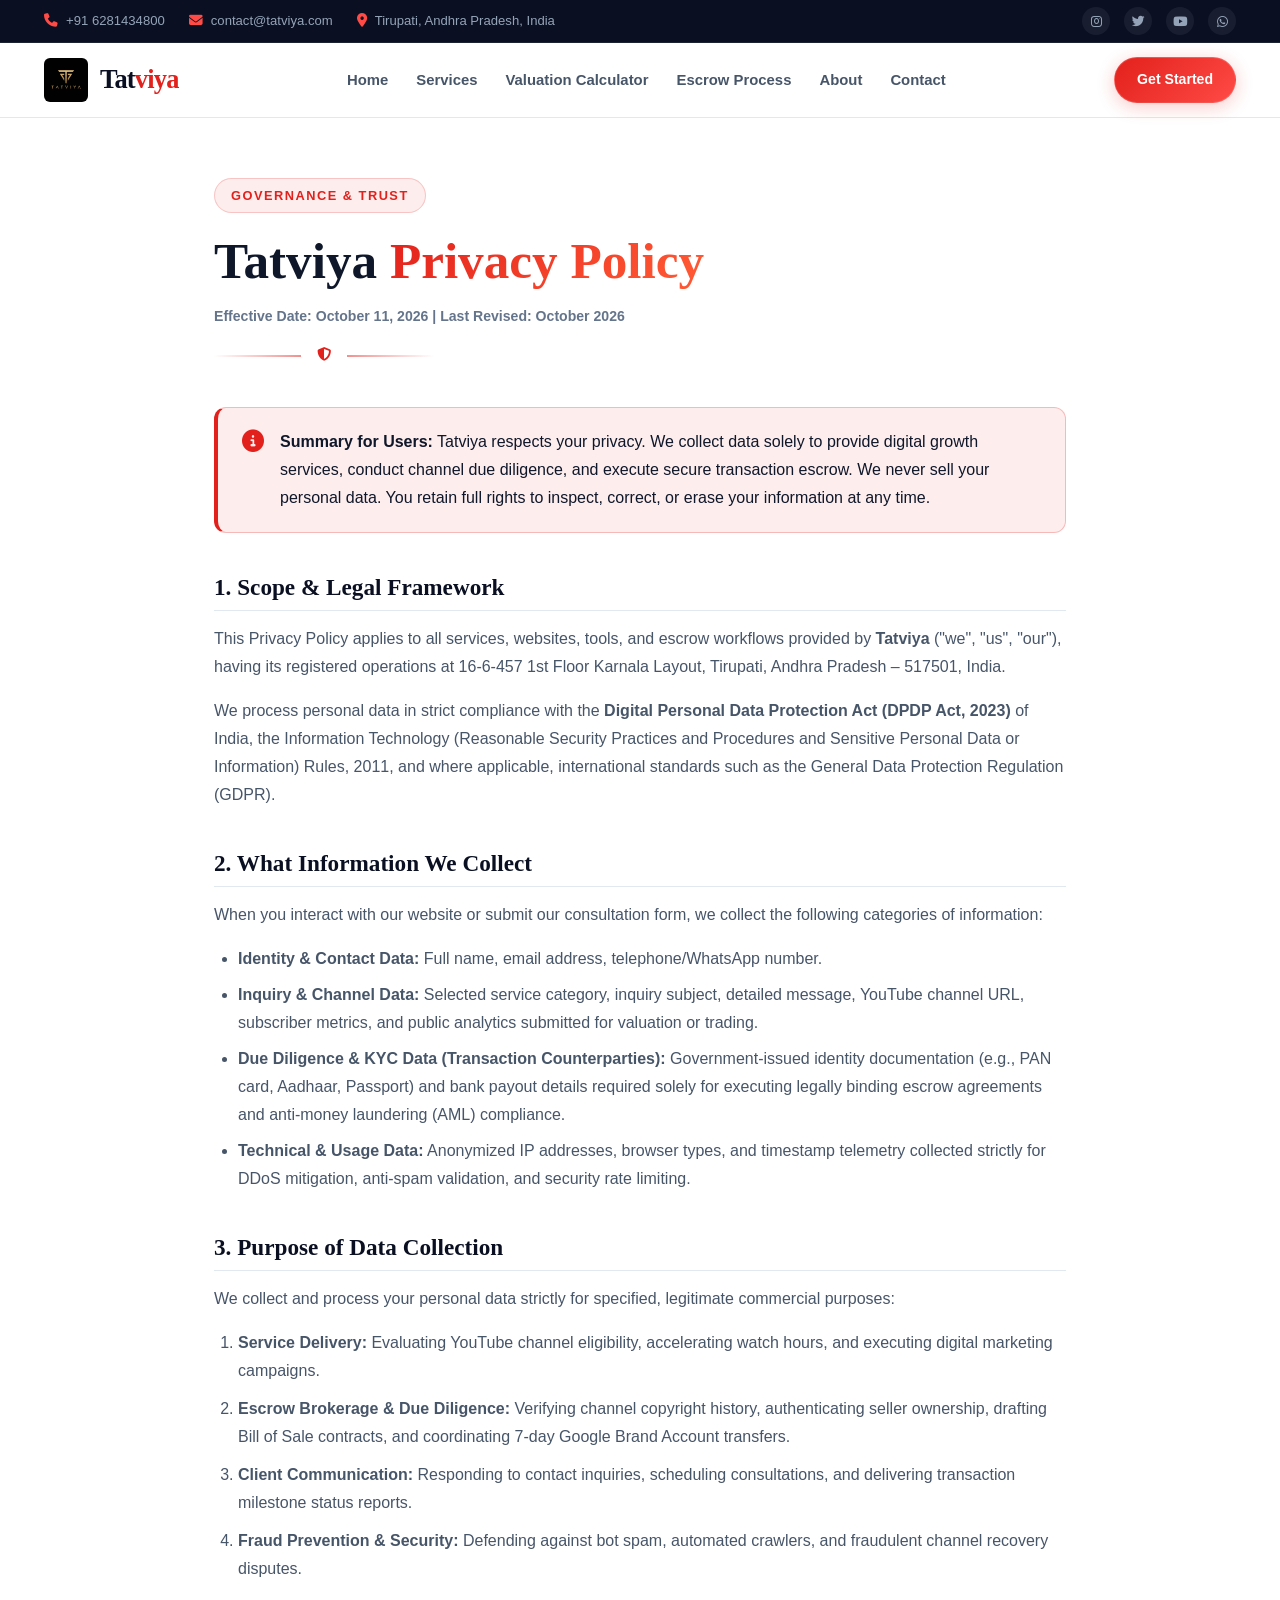
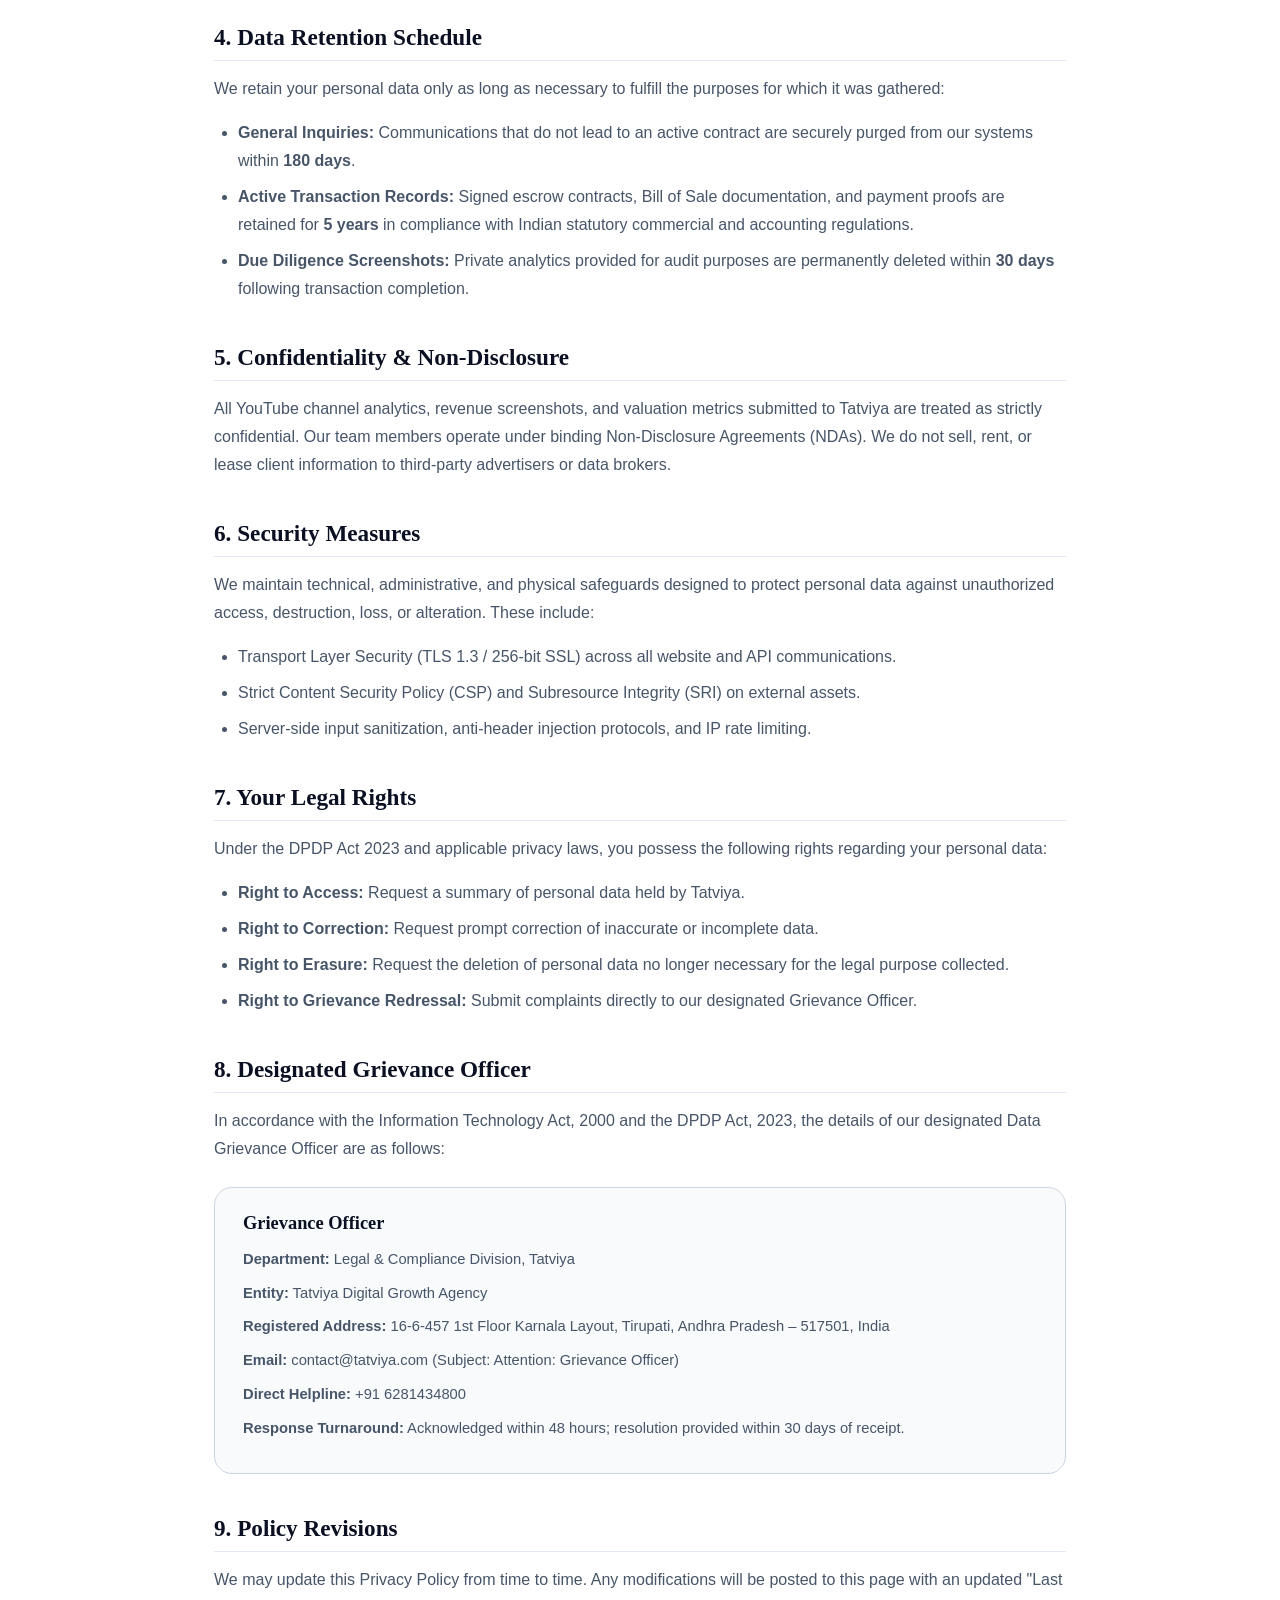
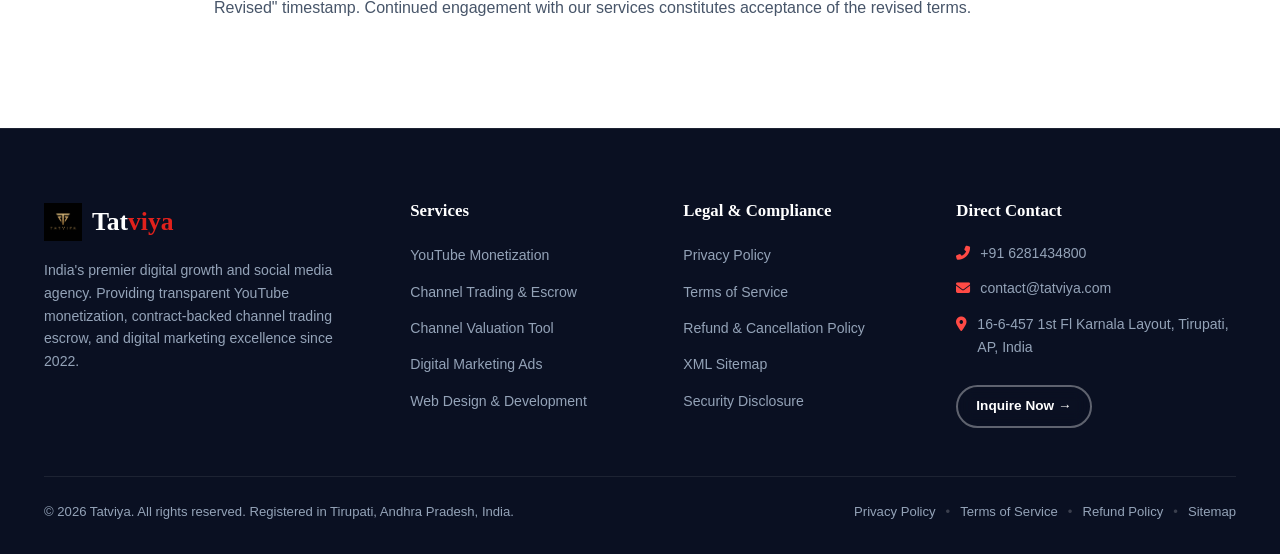
<file: privacy/index.html>
<!DOCTYPE html>
<html lang="en" dir="ltr">
<head>
    <meta charset="UTF-8">
    <meta name="viewport" content="width=device-width, initial-scale=1.0, viewport-fit=cover">
    
    <!-- Security Directives & Headers -->
    <meta http-equiv="Content-Security-Policy" content="default-src 'self'; script-src 'self' https://cdnjs.cloudflare.com https://challenges.cloudflare.com; style-src 'self' 'unsafe-inline' https://fonts.googleapis.com https://cdnjs.cloudflare.com; font-src 'self' https://fonts.gstatic.com https://cdnjs.cloudflare.com; img-src 'self' data: https:; connect-src 'self' https://formsubmit.co https://challenges.cloudflare.com; frame-src https://challenges.cloudflare.com; base-uri 'self'; form-action 'self' https://formsubmit.co;">
    <meta http-equiv="X-Content-Type-Options" content="nosniff">
    <meta name="referrer" content="strict-origin-when-cross-origin">
    <meta http-equiv="Permissions-Policy" content="camera=(), microphone=(), geolocation=()">
    
    <title>Privacy Policy – Tatviya Digital Growth &amp; Escrow Agency</title>
    <meta name="description" content="Official Privacy Policy of Tatviya. Details our data collection practices, storage security, DPDP Act 2023 compliance, retention schedules, and grievance contacts.">
    <meta name="robots" content="index, follow">
    <link rel="canonical" href="https://tatviya.com/privacy/">
    
    <link rel="icon" type="image/webp" href="../static/logo.webp">
    <link rel="manifest" href="../manifest.webmanifest">
    <meta name="theme-color" content="#1a2540">

    <!-- Fonts & Icons -->
    <link rel="preconnect" href="https://fonts.googleapis.com">
    <link rel="preconnect" href="https://fonts.gstatic.com" crossorigin>
    <link href="https://fonts.googleapis.com/css2?family=Plus+Jakarta+Sans:wght@400;500;600;700;800&family=Playfair+Display:ital,wght@0,600;0,700;1,400&family=Droid+Serif:ital,wght@0,400;0,700;1,400&display=swap" rel="stylesheet">
    <link rel="stylesheet" href="https://cdnjs.cloudflare.com/ajax/libs/font-awesome/6.4.0/css/all.min.css" integrity="sha512-iecdLmaskl7CVkqkXNQ/ZH/XLlvWZOJyj7Yy7tcenmpD1ypASozpmT/E0iPtmFIB46ZmdtAc9eNBvH0H/ZpiBw==" crossorigin="anonymous" referrerpolicy="no-referrer">
    <link rel="stylesheet" href="../styles.css?v=2.2">

    <!-- Schema.org Breadcrumb & WebPage -->
    <script type="application/ld+json">
    {
      "@context": "https://schema.org",
      "@type": "WebPage",
      "name": "Privacy Policy",
      "url": "https://tatviya.com/privacy/",
      "description": "Privacy Policy governing personal data collection, processing, and protection by Tatviya.",
      "publisher": {
        "@type": "Organization",
        "name": "Tatviya",
        "url": "https://tatviya.com/"
      }
    }
    </script>
</head>
<body>
    <a href="#main" class="skip-link">Skip to main content</a>

    <!-- Site Header -->
    <header class="site-header" role="banner">
        <div class="topbar">
            <div class="container topbar-inner">
                <div class="topbar-left">
                    <a href="tel:+916281434800" class="topbar-item"><i class="fas fa-phone" aria-hidden="true"></i> <span>+91 6281434800</span></a>
                    <a href="mailto:contact@tatviya.com" class="topbar-item"><i class="fas fa-envelope" aria-hidden="true"></i> <span>contact@tatviya.com</span></a>
                    <span class="topbar-item"><i class="fas fa-map-marker-alt" aria-hidden="true"></i> <span>Tirupati, Andhra Pradesh, India</span></span>
                </div>
                <div class="topbar-right">
                    <a href="https://www.instagram.com/yt_channel_buyer_india" target="_blank" rel="noopener noreferrer" class="topbar-social" aria-label="Instagram"><i class="fab fa-instagram" aria-hidden="true"></i></a>
                    <a href="https://x.com/tatviya" target="_blank" rel="noopener noreferrer" class="topbar-social" aria-label="Twitter"><i class="fab fa-twitter" aria-hidden="true"></i></a>
                    <a href="https://www.youtube.com/@tatviya" target="_blank" rel="noopener noreferrer" class="topbar-social" aria-label="YouTube"><i class="fab fa-youtube" aria-hidden="true"></i></a>
                    <a href="https://wa.me/916281434800" target="_blank" rel="noopener noreferrer" class="topbar-social" aria-label="WhatsApp"><i class="fab fa-whatsapp" aria-hidden="true"></i></a>
                </div>
            </div>
        </div>

        <nav class="navbar" aria-label="Main Navigation">
            <div class="container nav-container">
                <div class="logo">
                    <a href="../" class="logo-link" aria-label="Tatviya Homepage">
                        <img src="../static/logo.webp" alt="Tatviya Logo" class="logo-image" width="44" height="44">
                        <span class="logo-text">Tat<span class="logo-accent">viya</span></span>
                    </a>
                </div>
                <ul class="nav-links" id="navLinks">
                    <li><a href="../#home" class="nav-link">Home</a></li>
                    <li><a href="../#services" class="nav-link">Services</a></li>
                    <li><a href="../#calculator" class="nav-link">Valuation Calculator</a></li>
                    <li><a href="../#process" class="nav-link">Escrow Process</a></li>
                    <li><a href="../#about" class="nav-link">About</a></li>
                    <li><a href="../#contact" class="nav-link">Contact</a></li>
                </ul>
                <div class="nav-actions">
                    <a href="../#contact" class="btn btn-primary nav-cta-btn">Get Started</a>
                </div>
            </div>
        </nav>
    </header>

    <main id="main" class="site-main">
        <section class="section legal-page-section">
            <div class="container legal-container">
                <div class="legal-hero">
                    <span class="section-tag">Governance &amp; Trust</span>
                    <h1>Tatviya <span class="gradient-text">Privacy Policy</span></h1>
                    <p class="legal-meta">Effective Date: October 11, 2026 | Last Revised: October 2026</p>
                    <div class="section-separator left-aligned" aria-hidden="true">
                        <span class="sep-line left"></span>
                        <span class="sep-icon"><i class="fas fa-shield-alt"></i></span>
                        <span class="sep-line right"></span>
                    </div>
                </div>

                <div class="legal-content">
                    <div class="legal-callout">
                        <i class="fas fa-info-circle" aria-hidden="true"></i>
                        <div>
                            <strong>Summary for Users:</strong> Tatviya respects your privacy. We collect data solely to provide digital growth services, conduct channel due diligence, and execute secure transaction escrow. We never sell your personal data. You retain full rights to inspect, correct, or erase your information at any time.
                        </div>
                    </div>

                    <h2>1. Scope &amp; Legal Framework</h2>
                    <p>This Privacy Policy applies to all services, websites, tools, and escrow workflows provided by <strong>Tatviya</strong> ("we", "us", "our"), having its registered operations at 16-6-457 1st Floor Karnala Layout, Tirupati, Andhra Pradesh – 517501, India.</p>
                    <p>We process personal data in strict compliance with the <strong>Digital Personal Data Protection Act (DPDP Act, 2023)</strong> of India, the Information Technology (Reasonable Security Practices and Procedures and Sensitive Personal Data or Information) Rules, 2011, and where applicable, international standards such as the General Data Protection Regulation (GDPR).</p>

                    <h2>2. What Information We Collect</h2>
                    <p>When you interact with our website or submit our consultation form, we collect the following categories of information:</p>
                    <ul>
                        <li><strong>Identity &amp; Contact Data:</strong> Full name, email address, telephone/WhatsApp number.</li>
                        <li><strong>Inquiry &amp; Channel Data:</strong> Selected service category, inquiry subject, detailed message, YouTube channel URL, subscriber metrics, and public analytics submitted for valuation or trading.</li>
                        <li><strong>Due Diligence &amp; KYC Data (Transaction Counterparties):</strong> Government-issued identity documentation (e.g., PAN card, Aadhaar, Passport) and bank payout details required solely for executing legally binding escrow agreements and anti-money laundering (AML) compliance.</li>
                        <li><strong>Technical &amp; Usage Data:</strong> Anonymized IP addresses, browser types, and timestamp telemetry collected strictly for DDoS mitigation, anti-spam validation, and security rate limiting.</li>
                    </ul>

                    <h2>3. Purpose of Data Collection</h2>
                    <p>We collect and process your personal data strictly for specified, legitimate commercial purposes:</p>
                    <ol>
                        <li><strong>Service Delivery:</strong> Evaluating YouTube channel eligibility, accelerating watch hours, and executing digital marketing campaigns.</li>
                        <li><strong>Escrow Brokerage &amp; Due Diligence:</strong> Verifying channel copyright history, authenticating seller ownership, drafting Bill of Sale contracts, and coordinating 7-day Google Brand Account transfers.</li>
                        <li><strong>Client Communication:</strong> Responding to contact inquiries, scheduling consultations, and delivering transaction milestone status reports.</li>
                        <li><strong>Fraud Prevention &amp; Security:</strong> Defending against bot spam, automated crawlers, and fraudulent channel recovery disputes.</li>
                    </ol>

                    <h2>4. Data Retention Schedule</h2>
                    <p>We retain your personal data only as long as necessary to fulfill the purposes for which it was gathered:</p>
                    <ul>
                        <li><strong>General Inquiries:</strong> Communications that do not lead to an active contract are securely purged from our systems within <strong>180 days</strong>.</li>
                        <li><strong>Active Transaction Records:</strong> Signed escrow contracts, Bill of Sale documentation, and payment proofs are retained for <strong>5 years</strong> in compliance with Indian statutory commercial and accounting regulations.</li>
                        <li><strong>Due Diligence Screenshots:</strong> Private analytics provided for audit purposes are permanently deleted within <strong>30 days</strong> following transaction completion.</li>
                    </ul>

                    <h2>5. Confidentiality &amp; Non-Disclosure</h2>
                    <p>All YouTube channel analytics, revenue screenshots, and valuation metrics submitted to Tatviya are treated as strictly confidential. Our team members operate under binding Non-Disclosure Agreements (NDAs). We do not sell, rent, or lease client information to third-party advertisers or data brokers.</p>

                    <h2>6. Security Measures</h2>
                    <p>We maintain technical, administrative, and physical safeguards designed to protect personal data against unauthorized access, destruction, loss, or alteration. These include:</p>
                    <ul>
                        <li>Transport Layer Security (TLS 1.3 / 256-bit SSL) across all website and API communications.</li>
                        <li>Strict Content Security Policy (CSP) and Subresource Integrity (SRI) on external assets.</li>
                        <li>Server-side input sanitization, anti-header injection protocols, and IP rate limiting.</li>
                    </ul>

                    <h2>7. Your Legal Rights</h2>
                    <p>Under the DPDP Act 2023 and applicable privacy laws, you possess the following rights regarding your personal data:</p>
                    <ul>
                        <li><strong>Right to Access:</strong> Request a summary of personal data held by Tatviya.</li>
                        <li><strong>Right to Correction:</strong> Request prompt correction of inaccurate or incomplete data.</li>
                        <li><strong>Right to Erasure:</strong> Request the deletion of personal data no longer necessary for the legal purpose collected.</li>
                        <li><strong>Right to Grievance Redressal:</strong> Submit complaints directly to our designated Grievance Officer.</li>
                    </ul>

                    <h2>8. Designated Grievance Officer</h2>
                    <p>In accordance with the Information Technology Act, 2000 and the DPDP Act, 2023, the details of our designated Data Grievance Officer are as follows:</p>
                    <div class="grievance-card">
                        <h4>Grievance Officer</h4>
                        <p><strong>Department:</strong> Legal &amp; Compliance Division, Tatviya</p>
                        <p><strong>Entity:</strong> Tatviya Digital Growth Agency</p>
                        <p><strong>Registered Address:</strong> 16-6-457 1st Floor Karnala Layout, Tirupati, Andhra Pradesh – 517501, India</p>
                        <p><strong>Email:</strong> <a href="mailto:contact@tatviya.com">contact@tatviya.com</a> (Subject: Attention: Grievance Officer)</p>
                        <p><strong>Direct Helpline:</strong> <a href="tel:+916281434800">+91 6281434800</a></p>
                        <p><strong>Response Turnaround:</strong> Acknowledged within 48 hours; resolution provided within 30 days of receipt.</p>
                    </div>

                    <h2>9. Policy Revisions</h2>
                    <p>We may update this Privacy Policy from time to time. Any modifications will be posted to this page with an updated "Last Revised" timestamp. Continued engagement with our services constitutes acceptance of the revised terms.</p>
                </div>
            </div>
        </section>
    </main>

    <!-- Footer -->
    <footer class="site-footer" role="contentinfo">
        <div class="container footer-container">
            <div class="footer-grid">
                <div class="footer-brand">
                    <div class="footer-logo">
                        <img src="../static/logo.webp" alt="Tatviya Logo" class="footer-logo-img" width="38" height="38">
                        <span class="footer-logo-text">Tat<span class="logo-accent">viya</span></span>
                    </div>
                    <p class="footer-desc">India's premier digital growth and social media agency. Providing transparent YouTube monetization, contract-backed channel trading escrow, and digital marketing excellence since 2022.</p>
                </div>

                <div class="footer-links-col">
                    <h4 class="footer-heading">Services</h4>
                    <ul>
                        <li><a href="../#services">YouTube Monetization</a></li>
                        <li><a href="../#services">Channel Trading &amp; Escrow</a></li>
                        <li><a href="../#calculator">Channel Valuation Tool</a></li>
                        <li><a href="../#services">Digital Marketing Ads</a></li>
                        <li><a href="../#services">Web Design &amp; Development</a></li>
                    </ul>
                </div>

                <div class="footer-links-col">
                    <h4 class="footer-heading">Legal &amp; Compliance</h4>
                    <ul>
                        <li><a href="index.html">Privacy Policy</a></li>
                        <li><a href="../terms/">Terms of Service</a></li>
                        <li><a href="../refund-policy/">Refund &amp; Cancellation Policy</a></li>
                        <li><a href="../sitemap.xml">XML Sitemap</a></li>
                        <li><a href="../.well-known/security.txt">Security Disclosure</a></li>
                    </ul>
                </div>

                <div class="footer-contact-col">
                    <h4 class="footer-heading">Direct Contact</h4>
                    <p class="footer-contact-item"><i class="fas fa-phone-alt" aria-hidden="true"></i> <a href="tel:+916281434800">+91 6281434800</a></p>
                    <p class="footer-contact-item"><i class="fas fa-envelope" aria-hidden="true"></i> <a href="mailto:contact@tatviya.com">contact@tatviya.com</a></p>
                    <p class="footer-contact-item"><i class="fas fa-map-marker-alt" aria-hidden="true"></i> 16-6-457 1st Fl Karnala Layout, Tirupati, AP, India</p>
                    <a href="../#contact" class="btn btn-outline footer-cta">Inquire Now →</a>
                </div>
            </div>

            <div class="footer-bottom">
                <p class="footer-copyright">© 2026 Tatviya. All rights reserved. Registered in Tirupati, Andhra Pradesh, India.</p>
                <div class="footer-bottom-links">
                    <a href="index.html" class="footer-link-btn">Privacy Policy</a>
                    <span class="footer-sep" aria-hidden="true">•</span>
                    <a href="../terms/" class="footer-link-btn">Terms of Service</a>
                    <span class="footer-sep" aria-hidden="true">•</span>
                    <a href="../refund-policy/" class="footer-link-btn">Refund Policy</a>
                    <span class="footer-sep" aria-hidden="true">•</span>
                    <a href="../sitemap.xml" class="footer-link-btn">Sitemap</a>
                </div>
            </div>
        </div>
    </footer>
</body>
</html>
</file>
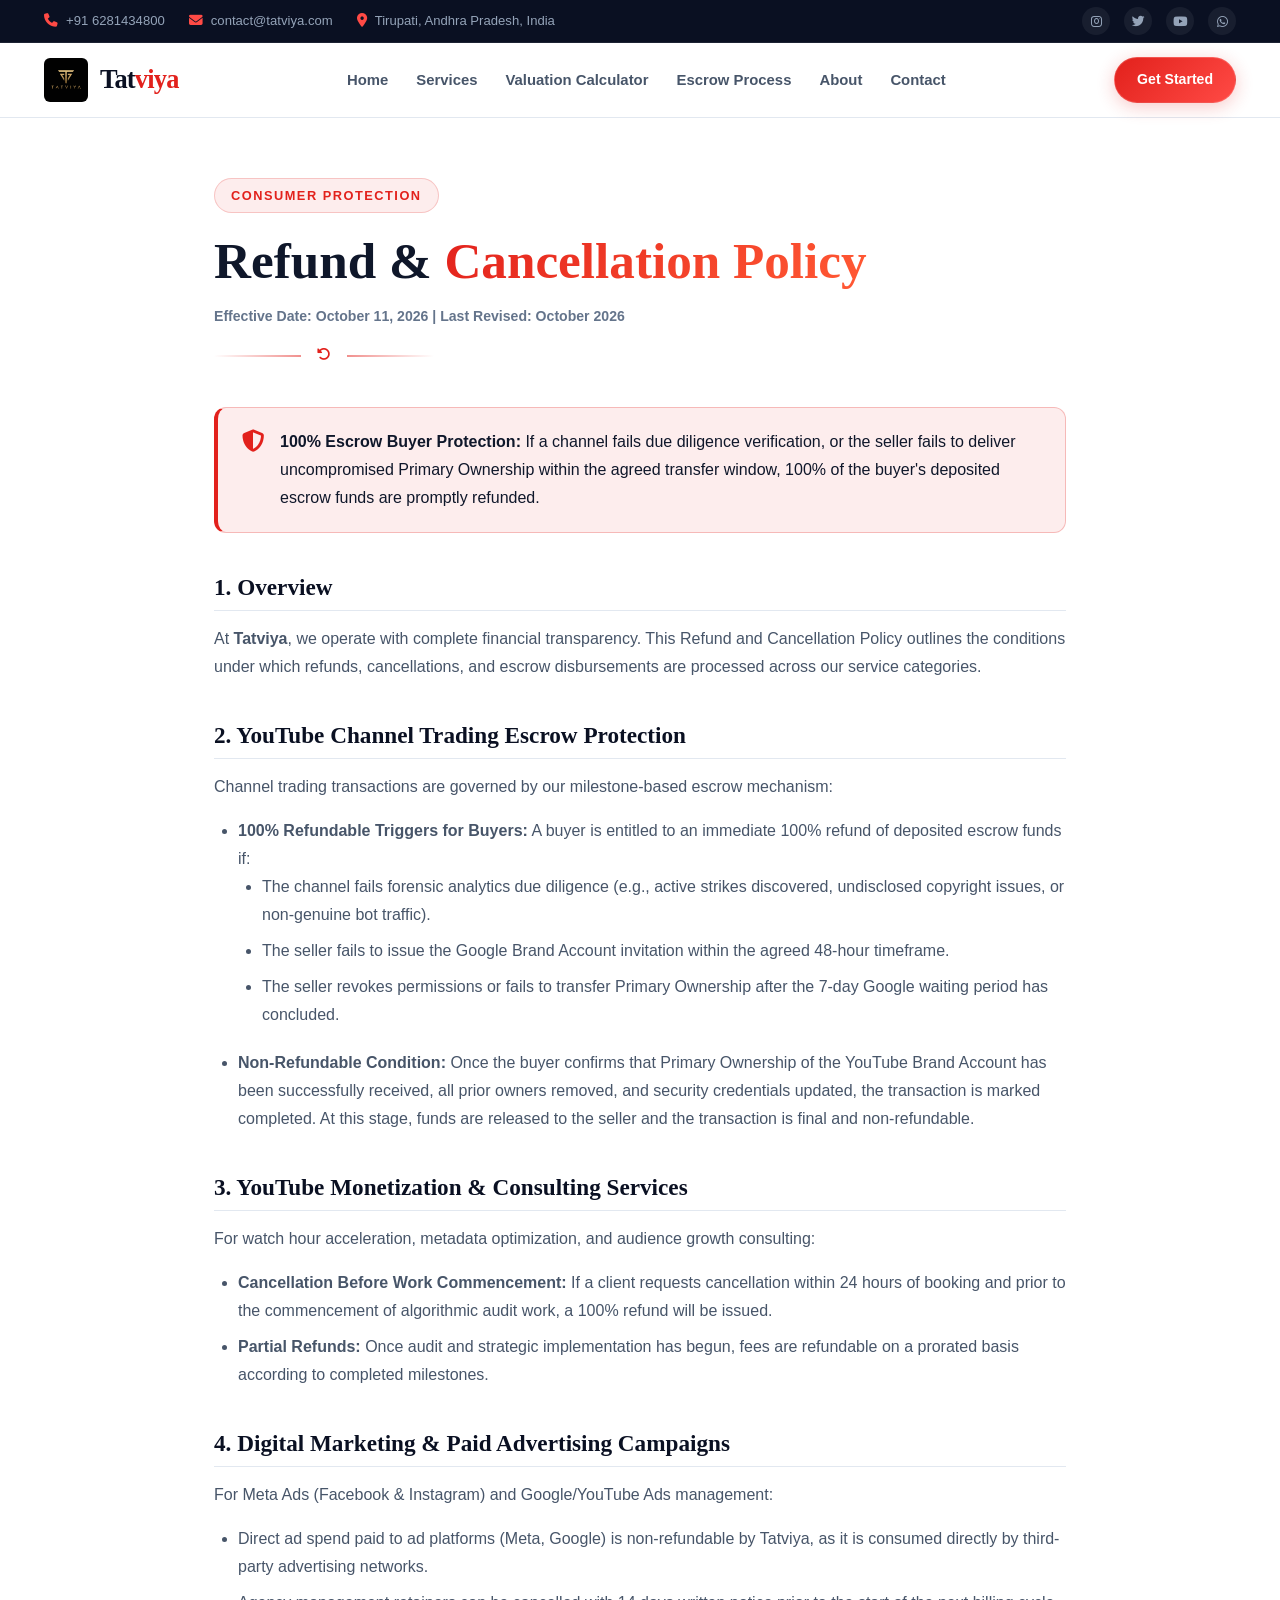
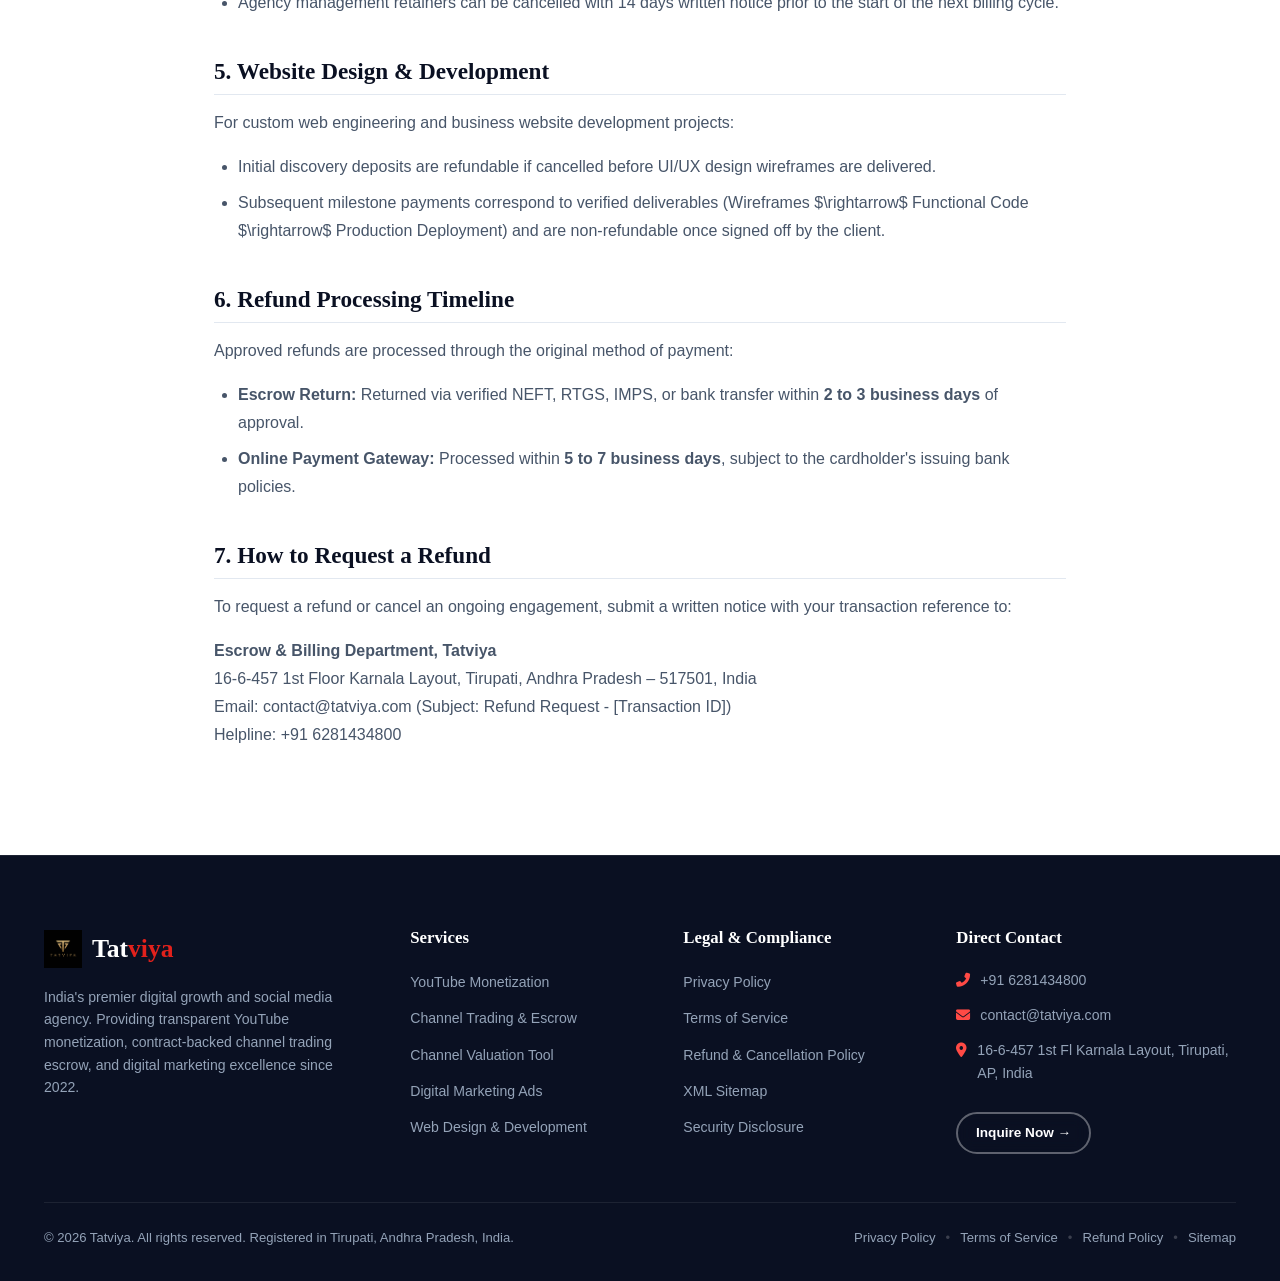
<file: refund-policy/index.html>
<!DOCTYPE html>
<html lang="en" dir="ltr">
<head>
    <meta charset="UTF-8">
    <meta name="viewport" content="width=device-width, initial-scale=1.0, viewport-fit=cover">
    
    <!-- Security Directives & Headers -->
    <meta http-equiv="Content-Security-Policy" content="default-src 'self'; script-src 'self' https://cdnjs.cloudflare.com https://challenges.cloudflare.com; style-src 'self' 'unsafe-inline' https://fonts.googleapis.com https://cdnjs.cloudflare.com; font-src 'self' https://fonts.gstatic.com https://cdnjs.cloudflare.com; img-src 'self' data: https:; connect-src 'self' https://formsubmit.co https://challenges.cloudflare.com; frame-src https://challenges.cloudflare.com; base-uri 'self'; form-action 'self' https://formsubmit.co;">
    <meta http-equiv="X-Content-Type-Options" content="nosniff">
    <meta name="referrer" content="strict-origin-when-cross-origin">
    <meta http-equiv="Permissions-Policy" content="camera=(), microphone=(), geolocation=()">
    
    <title>Refund &amp; Cancellation Policy – Tatviya</title>
    <meta name="description" content="Official Refund and Cancellation Policy of Tatviya. Details escrow buyer protections, due diligence refund triggers, milestone payouts, and dispute resolution.">
    <meta name="robots" content="index, follow">
    <link rel="canonical" href="https://tatviya.com/refund-policy/">
    
    <link rel="icon" type="image/webp" href="../static/logo.webp">
    <link rel="manifest" href="../manifest.webmanifest">
    <meta name="theme-color" content="#1a2540">

    <!-- Fonts & Icons -->
    <link rel="preconnect" href="https://fonts.googleapis.com">
    <link rel="preconnect" href="https://fonts.gstatic.com" crossorigin>
    <link href="https://fonts.googleapis.com/css2?family=Plus+Jakarta+Sans:wght@400;500;600;700;800&family=Playfair+Display:ital,wght@0,600;0,700;1,400&family=Droid+Serif:ital,wght@0,400;0,700;1,400&display=swap" rel="stylesheet">
    <link rel="stylesheet" href="https://cdnjs.cloudflare.com/ajax/libs/font-awesome/6.4.0/css/all.min.css" integrity="sha512-iecdLmaskl7CVkqkXNQ/ZH/XLlvWZOJyj7Yy7tcenmpD1ypASozpmT/E0iPtmFIB46ZmdtAc9eNBvH0H/ZpiBw==" crossorigin="anonymous" referrerpolicy="no-referrer">
    <link rel="stylesheet" href="../styles.css?v=2.2">

    <!-- Schema.org WebPage -->
    <script type="application/ld+json">
    {
      "@context": "https://schema.org",
      "@type": "WebPage",
      "name": "Refund & Cancellation Policy",
      "url": "https://tatviya.com/refund-policy/",
      "description": "Refund and Cancellation Policy for Tatviya escrow transactions and digital growth services.",
      "publisher": {
        "@type": "Organization",
        "name": "Tatviya",
        "url": "https://tatviya.com/"
      }
    }
    </script>
</head>
<body>
    <a href="#main" class="skip-link">Skip to main content</a>

    <header class="site-header" role="banner">
        <div class="topbar">
            <div class="container topbar-inner">
                <div class="topbar-left">
                    <a href="tel:+916281434800" class="topbar-item"><i class="fas fa-phone" aria-hidden="true"></i> <span>+91 6281434800</span></a>
                    <a href="mailto:contact@tatviya.com" class="topbar-item"><i class="fas fa-envelope" aria-hidden="true"></i> <span>contact@tatviya.com</span></a>
                    <span class="topbar-item"><i class="fas fa-map-marker-alt" aria-hidden="true"></i> <span>Tirupati, Andhra Pradesh, India</span></span>
                </div>
                <div class="topbar-right">
                    <a href="https://www.instagram.com/yt_channel_buyer_india" target="_blank" rel="noopener noreferrer" class="topbar-social" aria-label="Instagram"><i class="fab fa-instagram" aria-hidden="true"></i></a>
                    <a href="https://x.com/tatviya" target="_blank" rel="noopener noreferrer" class="topbar-social" aria-label="Twitter"><i class="fab fa-twitter" aria-hidden="true"></i></a>
                    <a href="https://www.youtube.com/@tatviya" target="_blank" rel="noopener noreferrer" class="topbar-social" aria-label="YouTube"><i class="fab fa-youtube" aria-hidden="true"></i></a>
                    <a href="https://wa.me/916281434800" target="_blank" rel="noopener noreferrer" class="topbar-social" aria-label="WhatsApp"><i class="fab fa-whatsapp" aria-hidden="true"></i></a>
                </div>
            </div>
        </div>

        <nav class="navbar" aria-label="Main Navigation">
            <div class="container nav-container">
                <div class="logo">
                    <a href="../" class="logo-link" aria-label="Tatviya Homepage">
                        <img src="../static/logo.webp" alt="Tatviya Logo" class="logo-image" width="44" height="44">
                        <span class="logo-text">Tat<span class="logo-accent">viya</span></span>
                    </a>
                </div>
                <ul class="nav-links" id="navLinks">
                    <li><a href="../#home" class="nav-link">Home</a></li>
                    <li><a href="../#services" class="nav-link">Services</a></li>
                    <li><a href="../#calculator" class="nav-link">Valuation Calculator</a></li>
                    <li><a href="../#process" class="nav-link">Escrow Process</a></li>
                    <li><a href="../#about" class="nav-link">About</a></li>
                    <li><a href="../#contact" class="nav-link">Contact</a></li>
                </ul>
                <div class="nav-actions">
                    <a href="../#contact" class="btn btn-primary nav-cta-btn">Get Started</a>
                </div>
            </div>
        </nav>
    </header>

    <main id="main" class="site-main">
        <section class="section legal-page-section">
            <div class="container legal-container">
                <div class="legal-hero">
                    <span class="section-tag">Consumer Protection</span>
                    <h1>Refund &amp; <span class="gradient-text">Cancellation Policy</span></h1>
                    <p class="legal-meta">Effective Date: October 11, 2026 | Last Revised: October 2026</p>
                    <div class="section-separator left-aligned" aria-hidden="true">
                        <span class="sep-line left"></span>
                        <span class="sep-icon"><i class="fas fa-undo-alt"></i></span>
                        <span class="sep-line right"></span>
                    </div>
                </div>

                <div class="legal-content">
                    <div class="legal-callout">
                        <i class="fas fa-shield-alt" aria-hidden="true"></i>
                        <div>
                            <strong>100% Escrow Buyer Protection:</strong> If a channel fails due diligence verification, or the seller fails to deliver uncompromised Primary Ownership within the agreed transfer window, 100% of the buyer's deposited escrow funds are promptly refunded.
                        </div>
                    </div>

                    <h2>1. Overview</h2>
                    <p>At <strong>Tatviya</strong>, we operate with complete financial transparency. This Refund and Cancellation Policy outlines the conditions under which refunds, cancellations, and escrow disbursements are processed across our service categories.</p>

                    <h2>2. YouTube Channel Trading Escrow Protection</h2>
                    <p>Channel trading transactions are governed by our milestone-based escrow mechanism:</p>
                    <ul>
                        <li><strong>100% Refundable Triggers for Buyers:</strong> A buyer is entitled to an immediate 100% refund of deposited escrow funds if:
                            <ul>
                                <li>The channel fails forensic analytics due diligence (e.g., active strikes discovered, undisclosed copyright issues, or non-genuine bot traffic).</li>
                                <li>The seller fails to issue the Google Brand Account invitation within the agreed 48-hour timeframe.</li>
                                <li>The seller revokes permissions or fails to transfer Primary Ownership after the 7-day Google waiting period has concluded.</li>
                            </ul>
                        </li>
                        <li><strong>Non-Refundable Condition:</strong> Once the buyer confirms that Primary Ownership of the YouTube Brand Account has been successfully received, all prior owners removed, and security credentials updated, the transaction is marked completed. At this stage, funds are released to the seller and the transaction is final and non-refundable.</li>
                    </ul>

                    <h2>3. YouTube Monetization &amp; Consulting Services</h2>
                    <p>For watch hour acceleration, metadata optimization, and audience growth consulting:</p>
                    <ul>
                        <li><strong>Cancellation Before Work Commencement:</strong> If a client requests cancellation within 24 hours of booking and prior to the commencement of algorithmic audit work, a 100% refund will be issued.</li>
                        <li><strong>Partial Refunds:</strong> Once audit and strategic implementation has begun, fees are refundable on a prorated basis according to completed milestones.</li>
                    </ul>

                    <h2>4. Digital Marketing &amp; Paid Advertising Campaigns</h2>
                    <p>For Meta Ads (Facebook &amp; Instagram) and Google/YouTube Ads management:</p>
                    <ul>
                        <li>Direct ad spend paid to ad platforms (Meta, Google) is non-refundable by Tatviya, as it is consumed directly by third-party advertising networks.</li>
                        <li>Agency management retainers can be cancelled with 14 days written notice prior to the start of the next billing cycle.</li>
                    </ul>

                    <h2>5. Website Design &amp; Development</h2>
                    <p>For custom web engineering and business website development projects:</p>
                    <ul>
                        <li>Initial discovery deposits are refundable if cancelled before UI/UX design wireframes are delivered.</li>
                        <li>Subsequent milestone payments correspond to verified deliverables (Wireframes $\rightarrow$ Functional Code $\rightarrow$ Production Deployment) and are non-refundable once signed off by the client.</li>
                    </ul>

                    <h2>6. Refund Processing Timeline</h2>
                    <p>Approved refunds are processed through the original method of payment:</p>
                    <ul>
                        <li><strong>Escrow Return:</strong> Returned via verified NEFT, RTGS, IMPS, or bank transfer within <strong>2 to 3 business days</strong> of approval.</li>
                        <li><strong>Online Payment Gateway:</strong> Processed within <strong>5 to 7 business days</strong>, subject to the cardholder's issuing bank policies.</li>
                    </ul>

                    <h2>7. How to Request a Refund</h2>
                    <p>To request a refund or cancel an ongoing engagement, submit a written notice with your transaction reference to:</p>
                    <p><strong>Escrow &amp; Billing Department, Tatviya</strong><br>
                    16-6-457 1st Floor Karnala Layout, Tirupati, Andhra Pradesh – 517501, India<br>
                    Email: <a href="mailto:contact@tatviya.com">contact@tatviya.com</a> (Subject: Refund Request - [Transaction ID])<br>
                    Helpline: <a href="tel:+916281434800">+91 6281434800</a></p>
                </div>
            </div>
        </section>
    </main>

    <footer class="site-footer" role="contentinfo">
        <div class="container footer-container">
            <div class="footer-grid">
                <div class="footer-brand">
                    <div class="footer-logo">
                        <img src="../static/logo.webp" alt="Tatviya Logo" class="footer-logo-img" width="38" height="38">
                        <span class="footer-logo-text">Tat<span class="logo-accent">viya</span></span>
                    </div>
                    <p class="footer-desc">India's premier digital growth and social media agency. Providing transparent YouTube monetization, contract-backed channel trading escrow, and digital marketing excellence since 2022.</p>
                </div>

                <div class="footer-links-col">
                    <h4 class="footer-heading">Services</h4>
                    <ul>
                        <li><a href="../#services">YouTube Monetization</a></li>
                        <li><a href="../#services">Channel Trading &amp; Escrow</a></li>
                        <li><a href="../#calculator">Channel Valuation Tool</a></li>
                        <li><a href="../#services">Digital Marketing Ads</a></li>
                        <li><a href="../#services">Web Design &amp; Development</a></li>
                    </ul>
                </div>

                <div class="footer-links-col">
                    <h4 class="footer-heading">Legal &amp; Compliance</h4>
                    <ul>
                        <li><a href="../privacy/">Privacy Policy</a></li>
                        <li><a href="../terms/">Terms of Service</a></li>
                        <li><a href="index.html">Refund &amp; Cancellation Policy</a></li>
                        <li><a href="../sitemap.xml">XML Sitemap</a></li>
                        <li><a href="../.well-known/security.txt">Security Disclosure</a></li>
                    </ul>
                </div>

                <div class="footer-contact-col">
                    <h4 class="footer-heading">Direct Contact</h4>
                    <p class="footer-contact-item"><i class="fas fa-phone-alt" aria-hidden="true"></i> <a href="tel:+916281434800">+91 6281434800</a></p>
                    <p class="footer-contact-item"><i class="fas fa-envelope" aria-hidden="true"></i> <a href="mailto:contact@tatviya.com">contact@tatviya.com</a></p>
                    <p class="footer-contact-item"><i class="fas fa-map-marker-alt" aria-hidden="true"></i> 16-6-457 1st Fl Karnala Layout, Tirupati, AP, India</p>
                    <a href="../#contact" class="btn btn-outline footer-cta">Inquire Now →</a>
                </div>
            </div>

            <div class="footer-bottom">
                <p class="footer-copyright">© 2026 Tatviya. All rights reserved. Registered in Tirupati, Andhra Pradesh, India.</p>
                <div class="footer-bottom-links">
                    <a href="../privacy/" class="footer-link-btn">Privacy Policy</a>
                    <span class="footer-sep" aria-hidden="true">•</span>
                    <a href="../terms/" class="footer-link-btn">Terms of Service</a>
                    <span class="footer-sep" aria-hidden="true">•</span>
                    <a href="index.html" class="footer-link-btn">Refund Policy</a>
                    <span class="footer-sep" aria-hidden="true">•</span>
                    <a href="../sitemap.xml" class="footer-link-btn">Sitemap</a>
                </div>
            </div>
        </div>
    </footer>
</body>
</html>
</file>
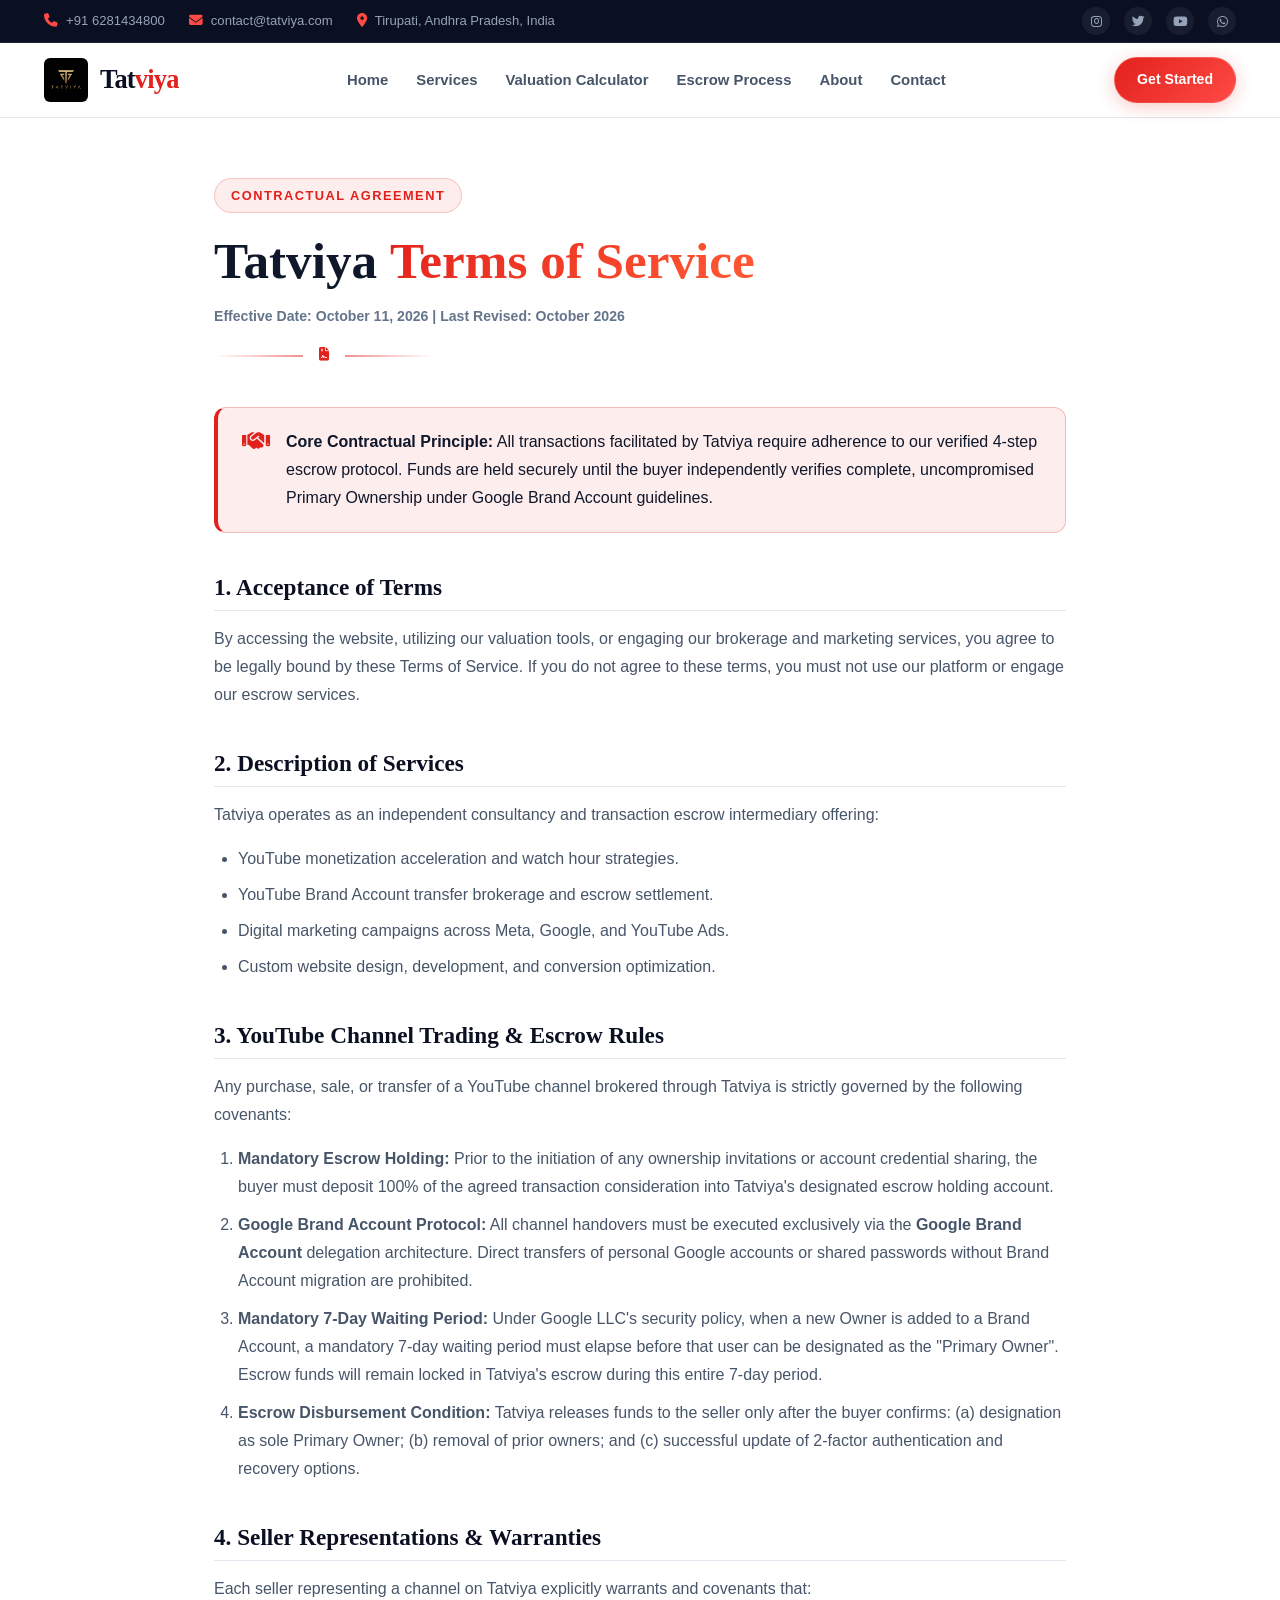
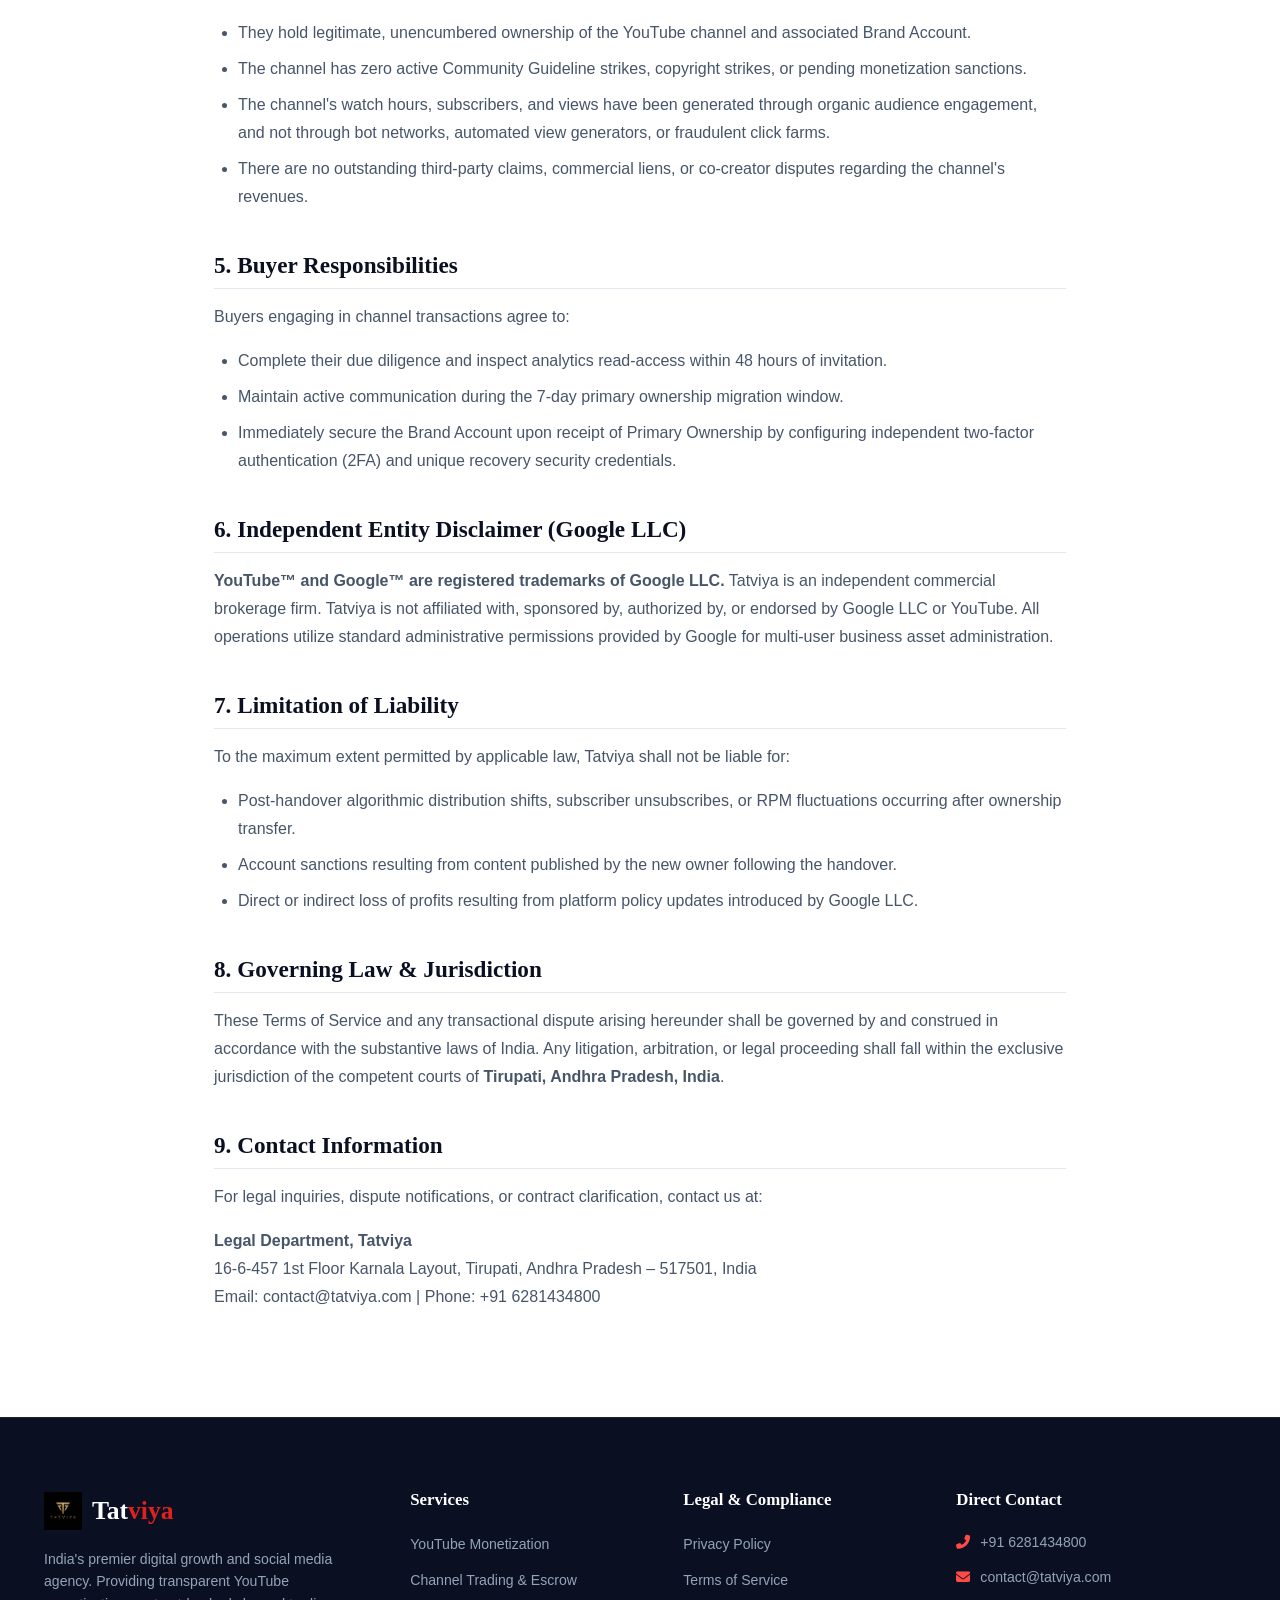
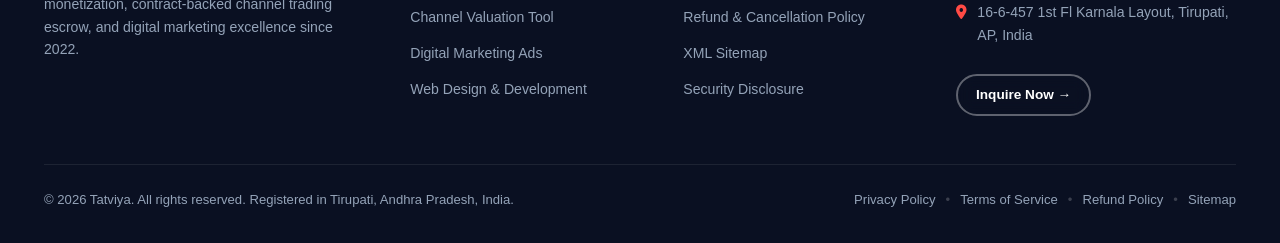
<file: terms/index.html>
<!DOCTYPE html>
<html lang="en" dir="ltr">
<head>
    <meta charset="UTF-8">
    <meta name="viewport" content="width=device-width, initial-scale=1.0, viewport-fit=cover">
    
    <!-- Security Directives & Headers -->
    <meta http-equiv="Content-Security-Policy" content="default-src 'self'; script-src 'self' https://cdnjs.cloudflare.com https://challenges.cloudflare.com; style-src 'self' 'unsafe-inline' https://fonts.googleapis.com https://cdnjs.cloudflare.com; font-src 'self' https://fonts.gstatic.com https://cdnjs.cloudflare.com; img-src 'self' data: https:; connect-src 'self' https://formsubmit.co https://challenges.cloudflare.com; frame-src https://challenges.cloudflare.com; base-uri 'self'; form-action 'self' https://formsubmit.co;">
    <meta http-equiv="X-Content-Type-Options" content="nosniff">
    <meta name="referrer" content="strict-origin-when-cross-origin">
    <meta http-equiv="Permissions-Policy" content="camera=(), microphone=(), geolocation=()">
    
    <title>Terms of Service – Tatviya Digital Growth &amp; Escrow Agency</title>
    <meta name="description" content="Official Terms of Service for Tatviya. Detailed terms governing YouTube channel trading, escrow conditions, Google Brand Account protocols, and dispute jurisdiction.">
    <meta name="robots" content="index, follow">
    <link rel="canonical" href="https://tatviya.com/terms/">
    
    <link rel="icon" type="image/webp" href="../static/logo.webp">
    <link rel="manifest" href="../manifest.webmanifest">
    <meta name="theme-color" content="#1a2540">

    <!-- Fonts & Icons -->
    <link rel="preconnect" href="https://fonts.googleapis.com">
    <link rel="preconnect" href="https://fonts.gstatic.com" crossorigin>
    <link href="https://fonts.googleapis.com/css2?family=Plus+Jakarta+Sans:wght@400;500;600;700;800&family=Playfair+Display:ital,wght@0,600;0,700;1,400&family=Droid+Serif:ital,wght@0,400;0,700;1,400&display=swap" rel="stylesheet">
    <link rel="stylesheet" href="https://cdnjs.cloudflare.com/ajax/libs/font-awesome/6.4.0/css/all.min.css" integrity="sha512-iecdLmaskl7CVkqkXNQ/ZH/XLlvWZOJyj7Yy7tcenmpD1ypASozpmT/E0iPtmFIB46ZmdtAc9eNBvH0H/ZpiBw==" crossorigin="anonymous" referrerpolicy="no-referrer">
    <link rel="stylesheet" href="../styles.css?v=2.2">

    <!-- Schema.org WebPage -->
    <script type="application/ld+json">
    {
      "@context": "https://schema.org",
      "@type": "WebPage",
      "name": "Terms of Service",
      "url": "https://tatviya.com/terms/",
      "description": "Terms of Service governing commercial services and channel trading escrow provided by Tatviya.",
      "publisher": {
        "@type": "Organization",
        "name": "Tatviya",
        "url": "https://tatviya.com/"
      }
    }
    </script>
</head>
<body>
    <a href="#main" class="skip-link">Skip to main content</a>

    <header class="site-header" role="banner">
        <div class="topbar">
            <div class="container topbar-inner">
                <div class="topbar-left">
                    <a href="tel:+916281434800" class="topbar-item"><i class="fas fa-phone" aria-hidden="true"></i> <span>+91 6281434800</span></a>
                    <a href="mailto:contact@tatviya.com" class="topbar-item"><i class="fas fa-envelope" aria-hidden="true"></i> <span>contact@tatviya.com</span></a>
                    <span class="topbar-item"><i class="fas fa-map-marker-alt" aria-hidden="true"></i> <span>Tirupati, Andhra Pradesh, India</span></span>
                </div>
                <div class="topbar-right">
                    <a href="https://www.instagram.com/yt_channel_buyer_india" target="_blank" rel="noopener noreferrer" class="topbar-social" aria-label="Instagram"><i class="fab fa-instagram" aria-hidden="true"></i></a>
                    <a href="https://x.com/tatviya" target="_blank" rel="noopener noreferrer" class="topbar-social" aria-label="Twitter"><i class="fab fa-twitter" aria-hidden="true"></i></a>
                    <a href="https://www.youtube.com/@tatviya" target="_blank" rel="noopener noreferrer" class="topbar-social" aria-label="YouTube"><i class="fab fa-youtube" aria-hidden="true"></i></a>
                    <a href="https://wa.me/916281434800" target="_blank" rel="noopener noreferrer" class="topbar-social" aria-label="WhatsApp"><i class="fab fa-whatsapp" aria-hidden="true"></i></a>
                </div>
            </div>
        </div>

        <nav class="navbar" aria-label="Main Navigation">
            <div class="container nav-container">
                <div class="logo">
                    <a href="../" class="logo-link" aria-label="Tatviya Homepage">
                        <img src="../static/logo.webp" alt="Tatviya Logo" class="logo-image" width="44" height="44">
                        <span class="logo-text">Tat<span class="logo-accent">viya</span></span>
                    </a>
                </div>
                <ul class="nav-links" id="navLinks">
                    <li><a href="../#home" class="nav-link">Home</a></li>
                    <li><a href="../#services" class="nav-link">Services</a></li>
                    <li><a href="../#calculator" class="nav-link">Valuation Calculator</a></li>
                    <li><a href="../#process" class="nav-link">Escrow Process</a></li>
                    <li><a href="../#about" class="nav-link">About</a></li>
                    <li><a href="../#contact" class="nav-link">Contact</a></li>
                </ul>
                <div class="nav-actions">
                    <a href="../#contact" class="btn btn-primary nav-cta-btn">Get Started</a>
                </div>
            </div>
        </nav>
    </header>

    <main id="main" class="site-main">
        <section class="section legal-page-section">
            <div class="container legal-container">
                <div class="legal-hero">
                    <span class="section-tag">Contractual Agreement</span>
                    <h1>Tatviya <span class="gradient-text">Terms of Service</span></h1>
                    <p class="legal-meta">Effective Date: October 11, 2026 | Last Revised: October 2026</p>
                    <div class="section-separator left-aligned" aria-hidden="true">
                        <span class="sep-line left"></span>
                        <span class="sep-icon"><i class="fas fa-file-contract"></i></span>
                        <span class="sep-line right"></span>
                    </div>
                </div>

                <div class="legal-content">
                    <div class="legal-callout">
                        <i class="fas fa-handshake" aria-hidden="true"></i>
                        <div>
                            <strong>Core Contractual Principle:</strong> All transactions facilitated by Tatviya require adherence to our verified 4-step escrow protocol. Funds are held securely until the buyer independently verifies complete, uncompromised Primary Ownership under Google Brand Account guidelines.
                        </div>
                    </div>

                    <h2>1. Acceptance of Terms</h2>
                    <p>By accessing the website, utilizing our valuation tools, or engaging our brokerage and marketing services, you agree to be legally bound by these Terms of Service. If you do not agree to these terms, you must not use our platform or engage our escrow services.</p>

                    <h2>2. Description of Services</h2>
                    <p>Tatviya operates as an independent consultancy and transaction escrow intermediary offering:</p>
                    <ul>
                        <li>YouTube monetization acceleration and watch hour strategies.</li>
                        <li>YouTube Brand Account transfer brokerage and escrow settlement.</li>
                        <li>Digital marketing campaigns across Meta, Google, and YouTube Ads.</li>
                        <li>Custom website design, development, and conversion optimization.</li>
                    </ul>

                    <h2>3. YouTube Channel Trading &amp; Escrow Rules</h2>
                    <p>Any purchase, sale, or transfer of a YouTube channel brokered through Tatviya is strictly governed by the following covenants:</p>
                    <ol>
                        <li><strong>Mandatory Escrow Holding:</strong> Prior to the initiation of any ownership invitations or account credential sharing, the buyer must deposit 100% of the agreed transaction consideration into Tatviya's designated escrow holding account.</li>
                        <li><strong>Google Brand Account Protocol:</strong> All channel handovers must be executed exclusively via the <strong>Google Brand Account</strong> delegation architecture. Direct transfers of personal Google accounts or shared passwords without Brand Account migration are prohibited.</li>
                        <li><strong>Mandatory 7-Day Waiting Period:</strong> Under Google LLC's security policy, when a new Owner is added to a Brand Account, a mandatory 7-day waiting period must elapse before that user can be designated as the "Primary Owner". Escrow funds will remain locked in Tatviya's escrow during this entire 7-day period.</li>
                        <li><strong>Escrow Disbursement Condition:</strong> Tatviya releases funds to the seller only after the buyer confirms: (a) designation as sole Primary Owner; (b) removal of prior owners; and (c) successful update of 2-factor authentication and recovery options.</li>
                    </ol>

                    <h2>4. Seller Representations &amp; Warranties</h2>
                    <p>Each seller representing a channel on Tatviya explicitly warrants and covenants that:</p>
                    <ul>
                        <li>They hold legitimate, unencumbered ownership of the YouTube channel and associated Brand Account.</li>
                        <li>The channel has zero active Community Guideline strikes, copyright strikes, or pending monetization sanctions.</li>
                        <li>The channel's watch hours, subscribers, and views have been generated through organic audience engagement, and not through bot networks, automated view generators, or fraudulent click farms.</li>
                        <li>There are no outstanding third-party claims, commercial liens, or co-creator disputes regarding the channel's revenues.</li>
                    </ul>

                    <h2>5. Buyer Responsibilities</h2>
                    <p>Buyers engaging in channel transactions agree to:</p>
                    <ul>
                        <li>Complete their due diligence and inspect analytics read-access within 48 hours of invitation.</li>
                        <li>Maintain active communication during the 7-day primary ownership migration window.</li>
                        <li>Immediately secure the Brand Account upon receipt of Primary Ownership by configuring independent two-factor authentication (2FA) and unique recovery security credentials.</li>
                    </ul>

                    <h2>6. Independent Entity Disclaimer (Google LLC)</h2>
                    <p><strong>YouTube™ and Google™ are registered trademarks of Google LLC.</strong> Tatviya is an independent commercial brokerage firm. Tatviya is not affiliated with, sponsored by, authorized by, or endorsed by Google LLC or YouTube. All operations utilize standard administrative permissions provided by Google for multi-user business asset administration.</p>

                    <h2>7. Limitation of Liability</h2>
                    <p>To the maximum extent permitted by applicable law, Tatviya shall not be liable for:</p>
                    <ul>
                        <li>Post-handover algorithmic distribution shifts, subscriber unsubscribes, or RPM fluctuations occurring after ownership transfer.</li>
                        <li>Account sanctions resulting from content published by the new owner following the handover.</li>
                        <li>Direct or indirect loss of profits resulting from platform policy updates introduced by Google LLC.</li>
                    </ul>

                    <h2>8. Governing Law &amp; Jurisdiction</h2>
                    <p>These Terms of Service and any transactional dispute arising hereunder shall be governed by and construed in accordance with the substantive laws of India. Any litigation, arbitration, or legal proceeding shall fall within the exclusive jurisdiction of the competent courts of <strong>Tirupati, Andhra Pradesh, India</strong>.</p>

                    <h2>9. Contact Information</h2>
                    <p>For legal inquiries, dispute notifications, or contract clarification, contact us at:</p>
                    <p><strong>Legal Department, Tatviya</strong><br>
                    16-6-457 1st Floor Karnala Layout, Tirupati, Andhra Pradesh – 517501, India<br>
                    Email: <a href="mailto:contact@tatviya.com">contact@tatviya.com</a> | Phone: <a href="tel:+916281434800">+91 6281434800</a></p>
                </div>
            </div>
        </section>
    </main>

    <footer class="site-footer" role="contentinfo">
        <div class="container footer-container">
            <div class="footer-grid">
                <div class="footer-brand">
                    <div class="footer-logo">
                        <img src="../static/logo.webp" alt="Tatviya Logo" class="footer-logo-img" width="38" height="38">
                        <span class="footer-logo-text">Tat<span class="logo-accent">viya</span></span>
                    </div>
                    <p class="footer-desc">India's premier digital growth and social media agency. Providing transparent YouTube monetization, contract-backed channel trading escrow, and digital marketing excellence since 2022.</p>
                </div>

                <div class="footer-links-col">
                    <h4 class="footer-heading">Services</h4>
                    <ul>
                        <li><a href="../#services">YouTube Monetization</a></li>
                        <li><a href="../#services">Channel Trading &amp; Escrow</a></li>
                        <li><a href="../#calculator">Channel Valuation Tool</a></li>
                        <li><a href="../#services">Digital Marketing Ads</a></li>
                        <li><a href="../#services">Web Design &amp; Development</a></li>
                    </ul>
                </div>

                <div class="footer-links-col">
                    <h4 class="footer-heading">Legal &amp; Compliance</h4>
                    <ul>
                        <li><a href="../privacy/">Privacy Policy</a></li>
                        <li><a href="index.html">Terms of Service</a></li>
                        <li><a href="../refund-policy/">Refund &amp; Cancellation Policy</a></li>
                        <li><a href="../sitemap.xml">XML Sitemap</a></li>
                        <li><a href="../.well-known/security.txt">Security Disclosure</a></li>
                    </ul>
                </div>

                <div class="footer-contact-col">
                    <h4 class="footer-heading">Direct Contact</h4>
                    <p class="footer-contact-item"><i class="fas fa-phone-alt" aria-hidden="true"></i> <a href="tel:+916281434800">+91 6281434800</a></p>
                    <p class="footer-contact-item"><i class="fas fa-envelope" aria-hidden="true"></i> <a href="mailto:contact@tatviya.com">contact@tatviya.com</a></p>
                    <p class="footer-contact-item"><i class="fas fa-map-marker-alt" aria-hidden="true"></i> 16-6-457 1st Fl Karnala Layout, Tirupati, AP, India</p>
                    <a href="../#contact" class="btn btn-outline footer-cta">Inquire Now →</a>
                </div>
            </div>

            <div class="footer-bottom">
                <p class="footer-copyright">© 2026 Tatviya. All rights reserved. Registered in Tirupati, Andhra Pradesh, India.</p>
                <div class="footer-bottom-links">
                    <a href="../privacy/" class="footer-link-btn">Privacy Policy</a>
                    <span class="footer-sep" aria-hidden="true">•</span>
                    <a href="index.html" class="footer-link-btn">Terms of Service</a>
                    <span class="footer-sep" aria-hidden="true">•</span>
                    <a href="../refund-policy/" class="footer-link-btn">Refund Policy</a>
                    <span class="footer-sep" aria-hidden="true">•</span>
                    <a href="../sitemap.xml" class="footer-link-btn">Sitemap</a>
                </div>
            </div>
        </div>
    </footer>
</body>
</html>
</file>
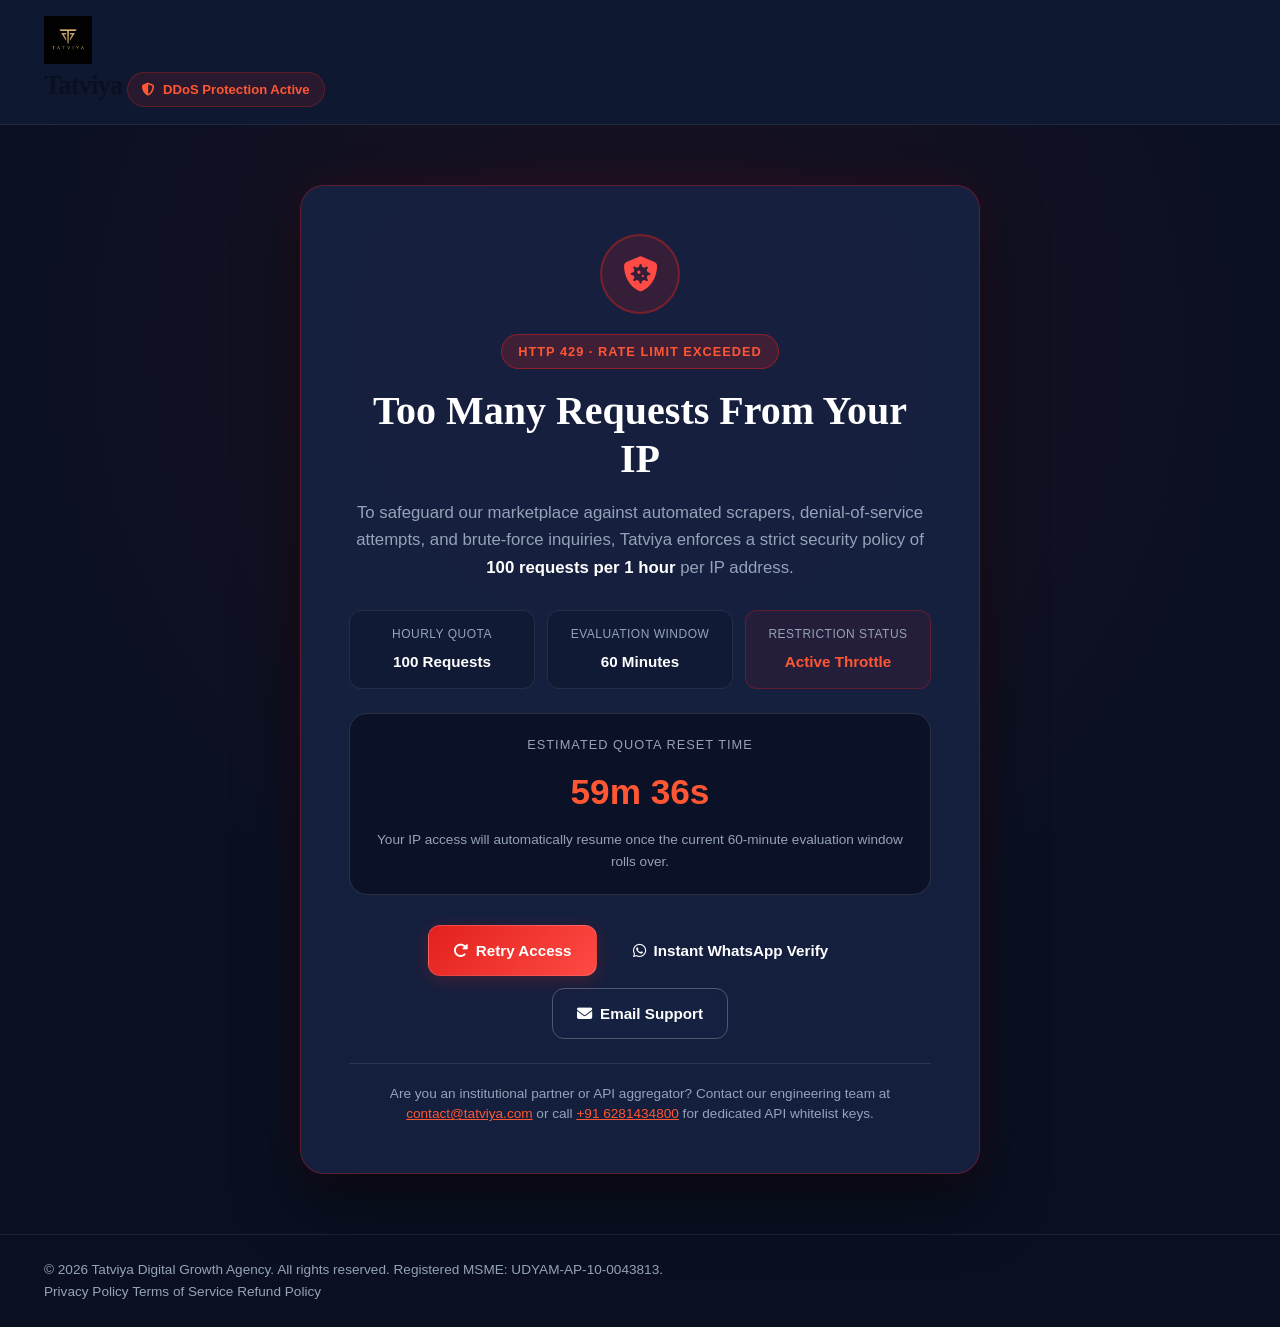
<file: 429.html>
<!DOCTYPE html>
<html lang="en" dir="ltr">
<head>
    <meta charset="UTF-8">
    <meta name="viewport" content="width=device-width, initial-scale=1.0, viewport-fit=cover">
    
    <!-- Security Directives & Headers -->
    <meta http-equiv="Content-Security-Policy" content="default-src 'self'; script-src 'self' https://cdnjs.cloudflare.com https://challenges.cloudflare.com; style-src 'self' 'unsafe-inline' https://fonts.googleapis.com https://cdnjs.cloudflare.com; font-src 'self' https://fonts.gstatic.com https://cdnjs.cloudflare.com; img-src 'self' data: https:; connect-src 'self' https://formsubmit.co https://challenges.cloudflare.com; frame-src https://challenges.cloudflare.com; base-uri 'self'; form-action 'self' https://formsubmit.co;">
    <meta http-equiv="X-Content-Type-Options" content="nosniff">
    <meta name="referrer" content="strict-origin-when-cross-origin">
    <meta http-equiv="Permissions-Policy" content="camera=(), microphone=(), geolocation=()">
    
    <title>429 Too Many Requests — Tatviya Digital Growth &amp; Escrow Agency</title>
    <meta name="description" content="HTTP 429: Rate limit exceeded. Access is capped at 100 requests per hour per IP to ensure high security and platform availability.">
    <meta name="robots" content="noindex, nofollow">
    
    <link rel="icon" type="image/webp" href="static/logo.webp">
    <link rel="manifest" href="manifest.webmanifest">
    <meta name="theme-color" content="#101a33">

    <!-- Fonts & Icons -->
    <link rel="preconnect" href="https://fonts.googleapis.com">
    <link rel="preconnect" href="https://fonts.gstatic.com" crossorigin>
    <link href="https://fonts.googleapis.com/css2?family=Plus+Jakarta+Sans:wght@400;500;600;700;800&family=Playfair+Display:ital,wght@0,600;0,700;1,400&family=Droid+Serif:ital,wght@0,400;0,700;1,400&display=swap" rel="stylesheet">
    <link rel="stylesheet" href="https://cdnjs.cloudflare.com/ajax/libs/font-awesome/6.4.0/css/all.min.css" integrity="sha512-iecdLmaskl7CVkqkXNQ/ZH/XLlvWZOJyj7Yy7tcenmpD1ypASozpmT/E0iPtmFIB46ZmdtAc9eNBvH0H/ZpiBw==" crossorigin="anonymous" referrerpolicy="no-referrer">
    <link rel="stylesheet" href="styles.css?v=2.2">
</head>
<body class="rate-limit-page">
    <a href="#main" class="skip-link">Skip to main content</a>

    <!-- Minimal Header -->
    <header class="site-header rate-limit-header" role="banner">
        <div class="container navbar-inner">
            <a href="index.html" class="logo" aria-label="Tatviya Home">
                <img src="static/logo.webp" alt="Tatviya Logo" class="logo-img" width="48" height="48">
                <span class="logo-text">Tatviya</span>
            </a>
            <div class="rate-limit-header-badge">
                <i class="fas fa-shield-halved" aria-hidden="true"></i> DDoS Protection Active
            </div>
        </div>
    </header>

    <!-- Main 429 Content Section -->
    <main id="main" class="rate-limit-main" role="main">
        <div class="container">
            <div class="rate-limit-card" role="alert" aria-live="assertive">
                <div class="rate-limit-icon-wrap" aria-hidden="true">
                    <i class="fas fa-shield-virus"></i>
                </div>
                
                <span class="rate-limit-badge">HTTP 429 · RATE LIMIT EXCEEDED</span>
                
                <h1 class="rate-limit-title">Too Many Requests From Your IP</h1>
                
                <p class="rate-limit-desc">
                    To safeguard our marketplace against automated scrapers, denial-of-service attempts, and brute-force inquiries, Tatviya enforces a strict security policy of <strong>100 requests per 1 hour</strong> per IP address.
                </p>

                <!-- Status & Timer Breakdown -->
                <div class="rate-limit-status-grid">
                    <div class="status-cell">
                        <span class="cell-label">Hourly Quota</span>
                        <strong class="cell-val">100 Requests</strong>
                    </div>
                    <div class="status-cell">
                        <span class="cell-label">Evaluation Window</span>
                        <strong class="cell-val">60 Minutes</strong>
                    </div>
                    <div class="status-cell highlight">
                        <span class="cell-label">Restriction Status</span>
                        <strong class="cell-val status-active">Active Throttle</strong>
                    </div>
                </div>

                <div class="rate-limit-countdown-box">
                    <div class="countdown-label">Estimated Quota Reset Time</div>
                    <div class="countdown-display" id="rateLimitCountdown" aria-live="polite">
                        Calculating reset window...
                    </div>
                    <p class="countdown-hint">Your IP access will automatically resume once the current 60-minute evaluation window rolls over.</p>
                </div>

                <!-- Emergency Contact Options -->
                <div class="rate-limit-actions">
                    <a href="index.html" class="btn btn-primary" id="retryAccessBtn">
                        <i class="fas fa-rotate-right" aria-hidden="true"></i> Retry Access
                    </a>
                    <a href="https://wa.me/916281434800?text=Hi%20Tatviya,%20I%20hit%20the%20rate%20limit%20on%20tatviya.com.%20Please%20verify%20my%20access." target="_blank" rel="noopener noreferrer" class="btn btn-secondary">
                        <i class="fab fa-whatsapp" aria-hidden="true"></i> Instant WhatsApp Verify
                    </a>
                    <a href="mailto:contact@tatviya.com?subject=Rate%20Limit%20Clearance%20Request" class="btn btn-outline">
                        <i class="fas fa-envelope" aria-hidden="true"></i> Email Support
                    </a>
                </div>

                <!-- Support Footnote -->
                <div class="rate-limit-footnote">
                    <p>
                        Are you an institutional partner or API aggregator? Contact our engineering team at 
                        <a href="mailto:contact@tatviya.com">contact@tatviya.com</a> or call 
                        <a href="tel:+916281434800">+91 6281434800</a> for dedicated API whitelist keys.
                    </p>
                </div>
            </div>
        </div>
    </main>

    <!-- Minimal Footer -->
    <footer class="site-footer rate-limit-footer" role="contentinfo">
        <div class="container footer-bottom-inner">
            <p>&copy; 2026 Tatviya Digital Growth Agency. All rights reserved. Registered MSME: UDYAM-AP-10-0043813.</p>
            <div class="footer-legal-links">
                <a href="privacy/">Privacy Policy</a>
                <a href="terms/">Terms of Service</a>
                <a href="refund-policy/">Refund Policy</a>
            </div>
        </div>
    </footer>

    <!-- App Script -->
    <script src="script.js?v=2.2" defer></script>
</body>
</html>
</file>
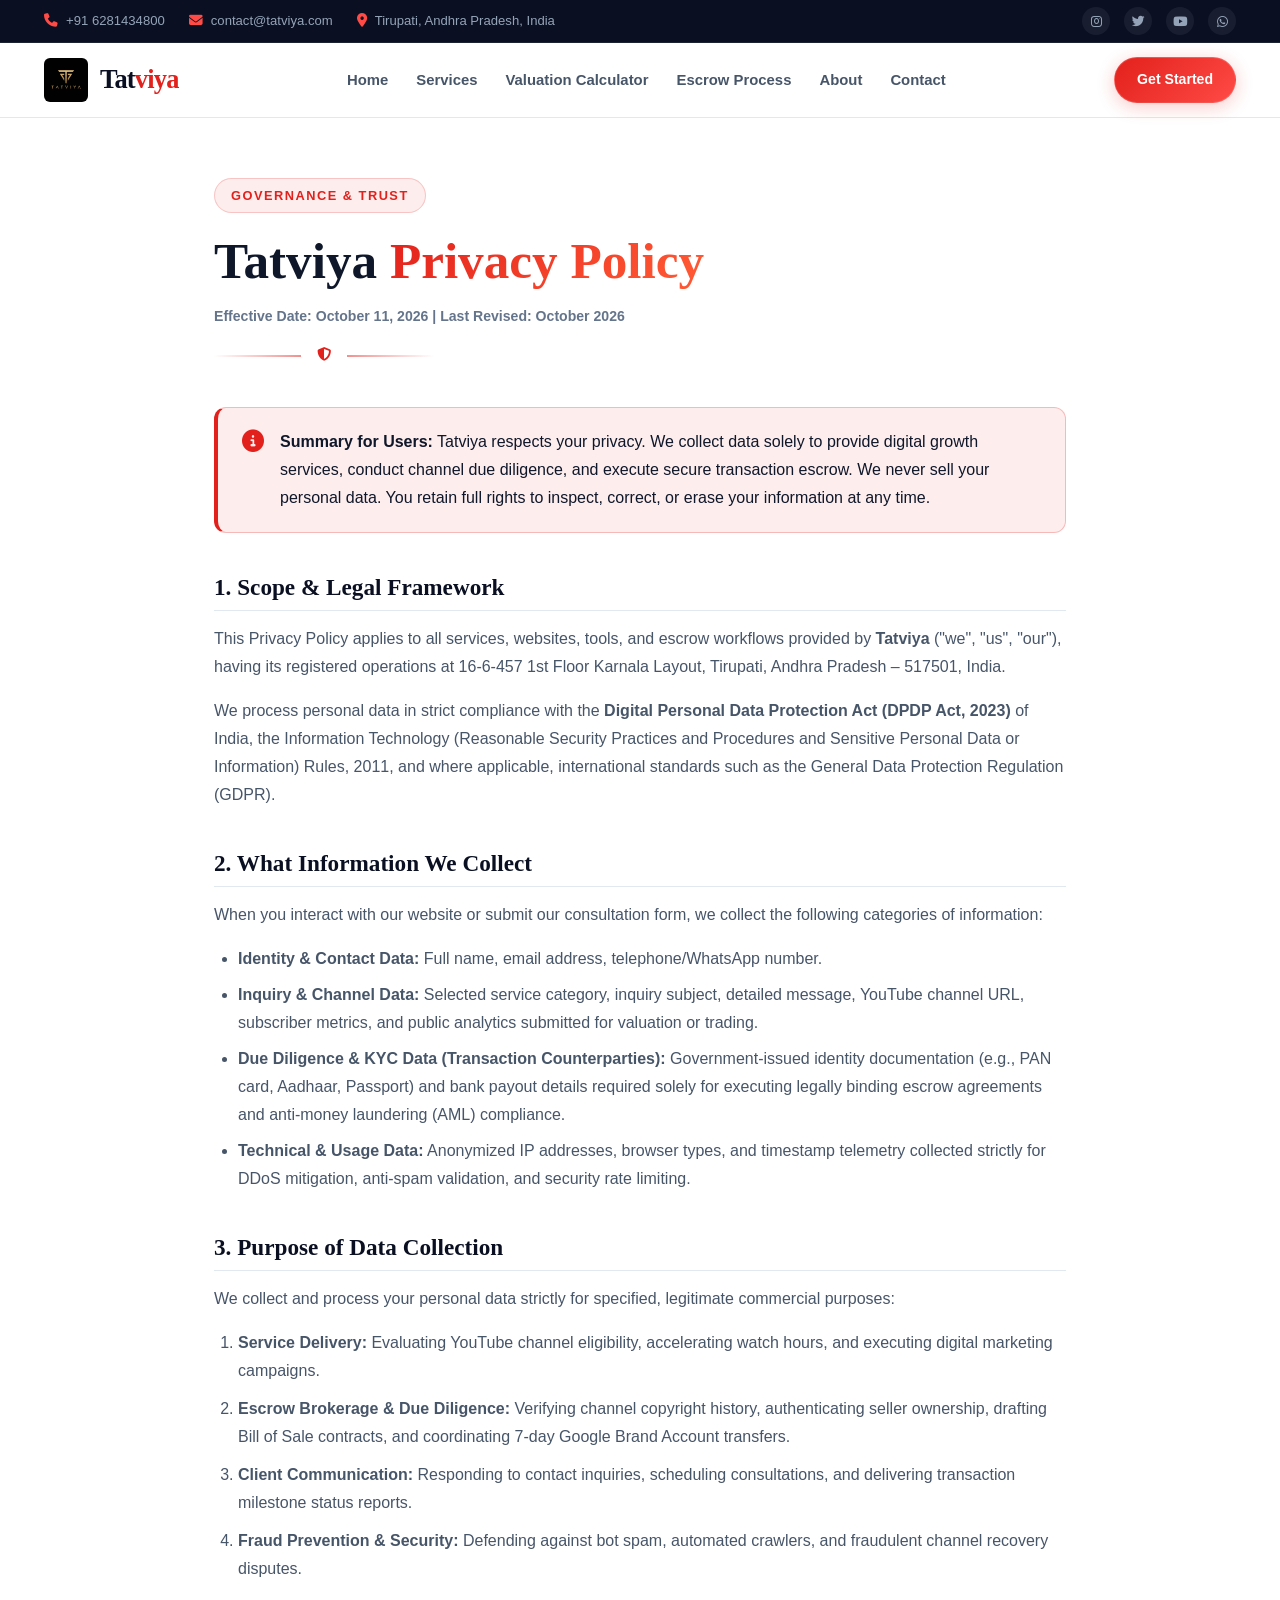
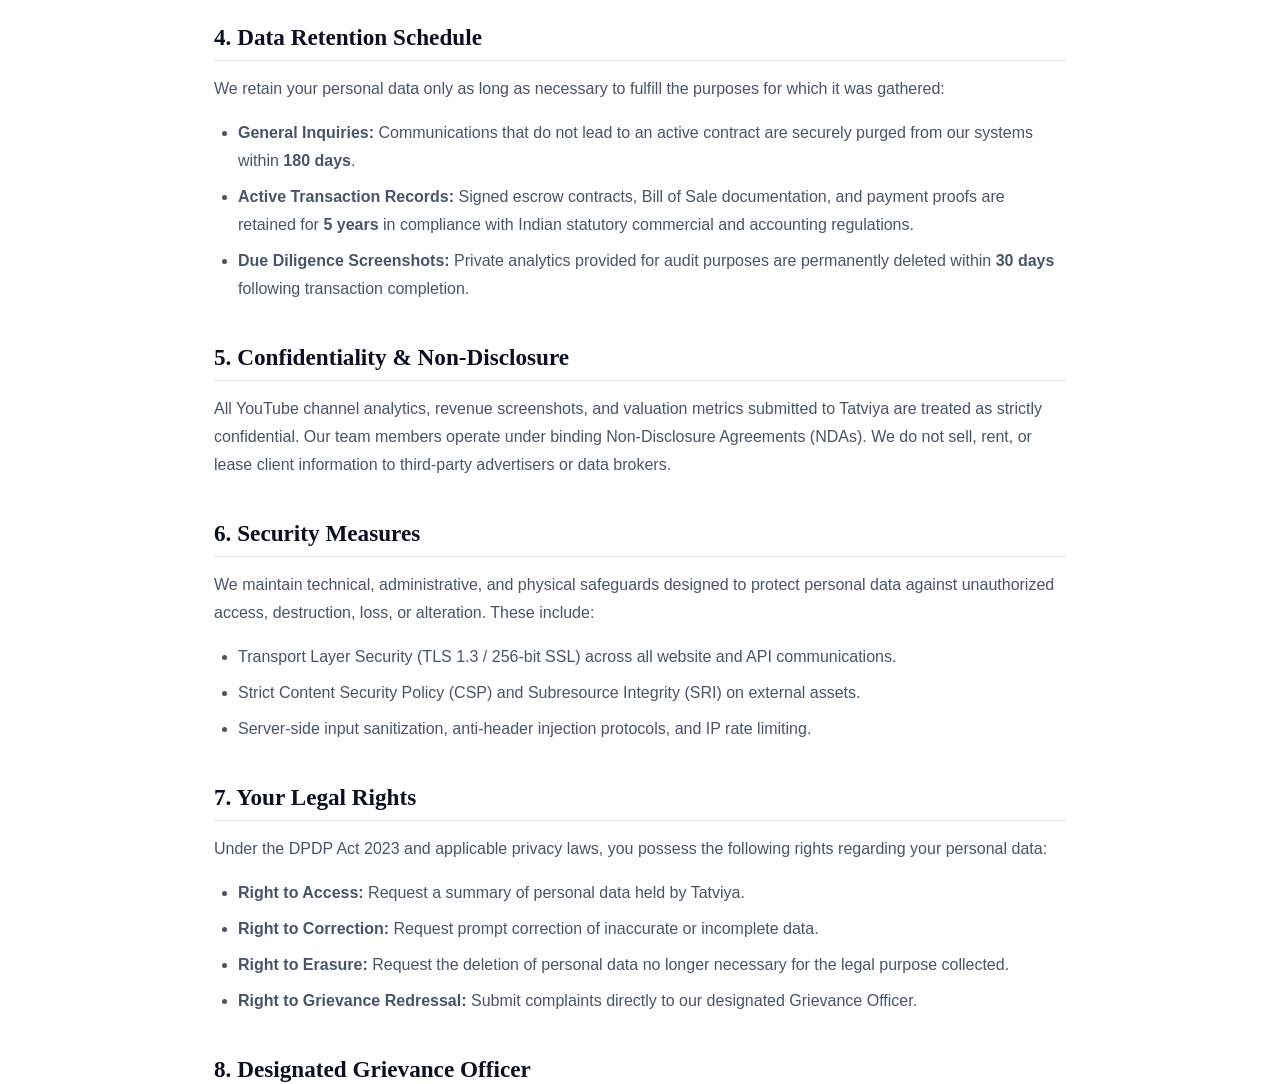
<file: privacy.html>
<!-- Redirect to /privacy/ for canonical uniformity -->
<!DOCTYPE html>
<html lang="en">
<head>
    <meta charset="UTF-8">
    <meta http-equiv="refresh" content="0; url=/privacy/">
    <link rel="canonical" href="https://tatviya.com/privacy/">
    <title>Redirecting to Privacy Policy...</title>
</head>
<body>
    <p>Redirecting to <a href="/privacy/">Tatviya Privacy Policy</a>...</p>
</body>
</html>
</file>
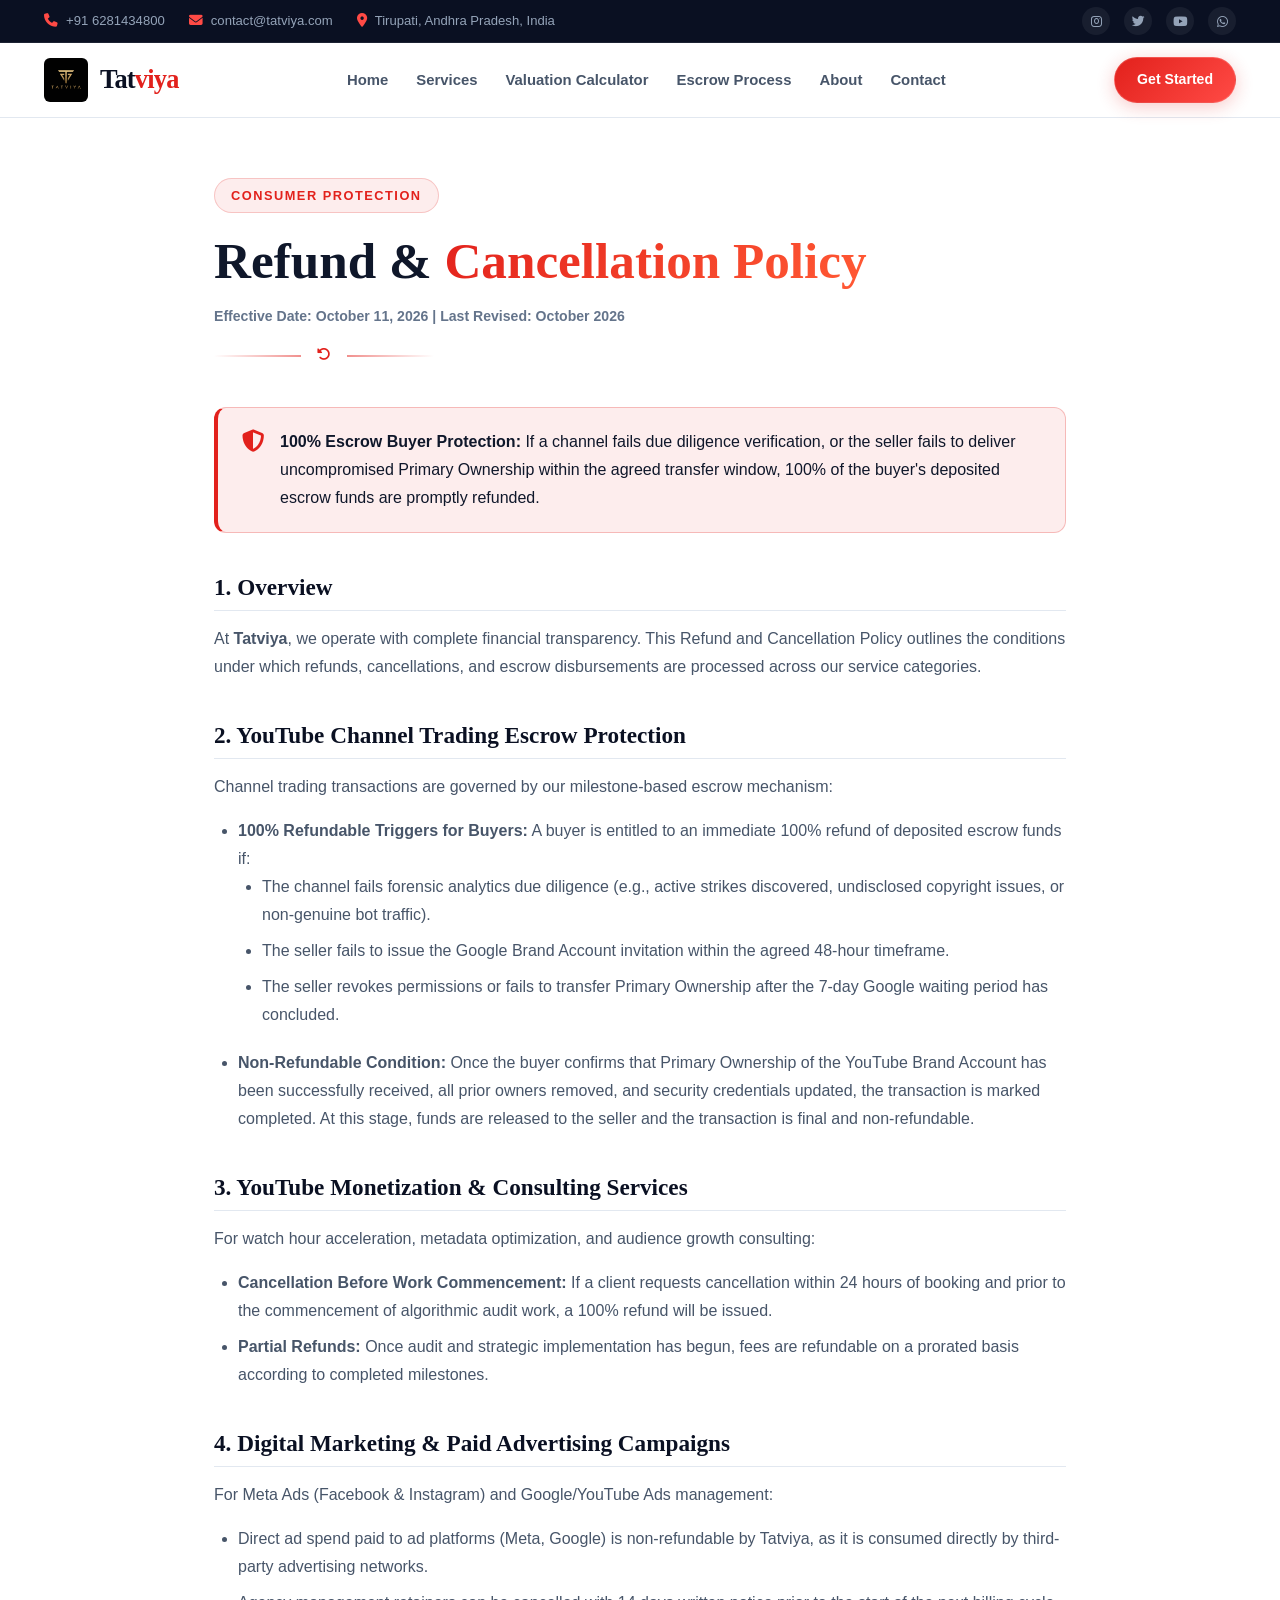
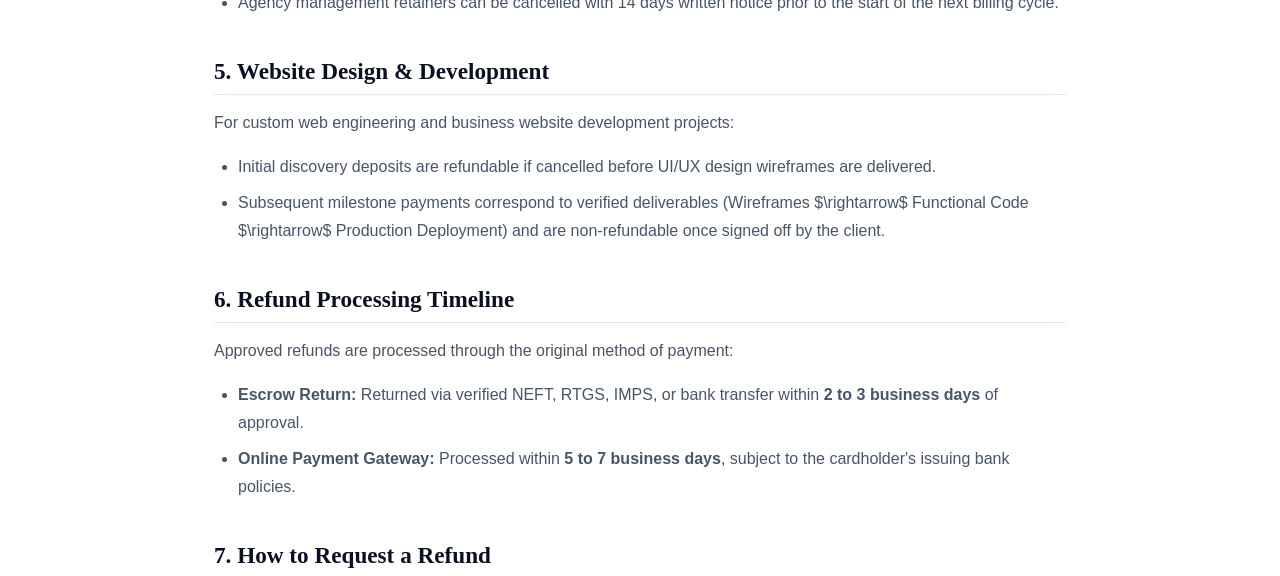
<file: refund-policy.html>
<!DOCTYPE html>
<html lang="en">
<head>
    <meta charset="UTF-8">
    <meta http-equiv="refresh" content="0; url=/refund-policy/">
    <link rel="canonical" href="https://tatviya.com/refund-policy/">
    <title>Redirecting to Refund Policy...</title>
</head>
<body>
    <p>Redirecting to <a href="/refund-policy/">Tatviya Refund Policy</a>...</p>
</body>
</html>
</file>
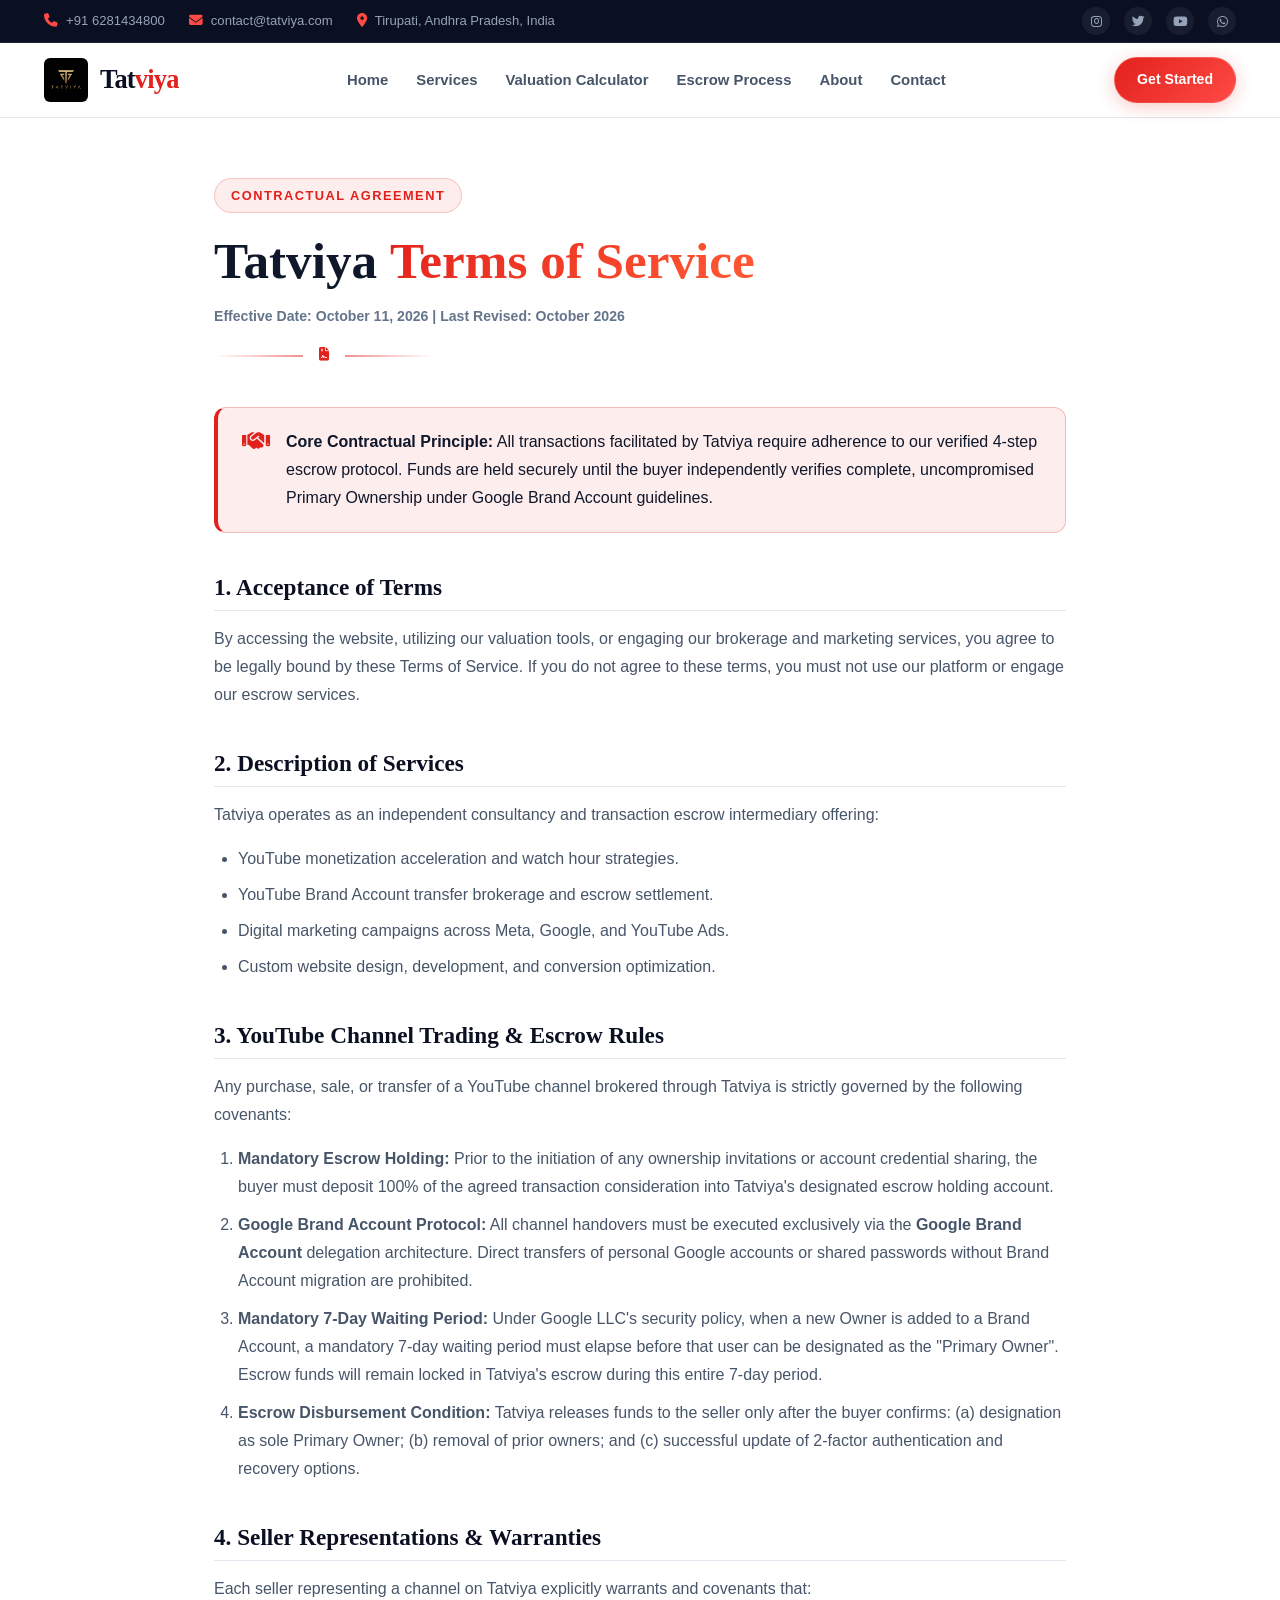
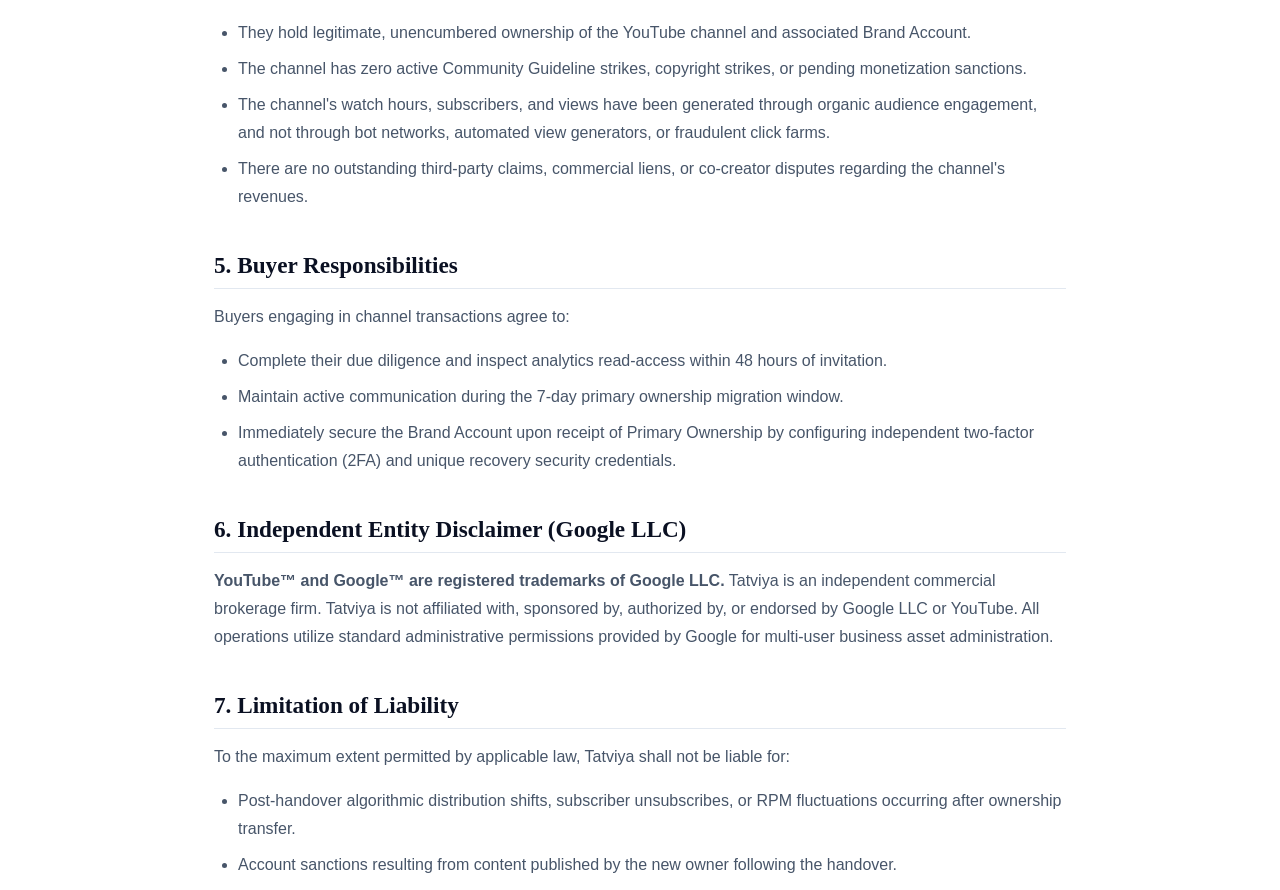
<file: terms.html>
<!DOCTYPE html>
<html lang="en">
<head>
    <meta charset="UTF-8">
    <meta http-equiv="refresh" content="0; url=/terms/">
    <link rel="canonical" href="https://tatviya.com/terms/">
    <title>Redirecting to Terms of Service...</title>
</head>
<body>
    <p>Redirecting to <a href="/terms/">Tatviya Terms of Service</a>...</p>
</body>
</html>
</file>
<file: styles.css>
/* ═══════════════════════════════════════════════════════════
   TATVIYA DIGITAL GROWTH AGENCY — CORE DESIGN SYSTEM
   Professional Corporate Theme | Accessible | Production Ready
   ═══════════════════════════════════════════════════════════ */

/* ──────────────────────────────────────────
   1. CSS CUSTOM PROPERTIES (DESIGN TOKENS)
────────────────────────────────────────── */
:root {
    /* Brand Palette */
    --primary:          #e2211c;
    --primary-rgb:      226, 33, 28;
    --primary-hover:    #c41a16;
    --primary-dark:     #9e120f;
    --primary-light:    #ff4a45;
    --primary-soft:     rgba(226, 33, 28, 0.08);
    --primary-glow:     rgba(226, 33, 28, 0.24);

    --navy-dark:        #0a1022;
    --navy-main:        #101a33;
    --navy-surface:     #172344;
    --navy-light:       #24335c;

    --accent-gold:      #f59e0b;
    --accent-green:     #10b981;

    /* Backgrounds */
    --bg-body:          #ffffff;
    --bg-secondary:     #f8fafc;
    --bg-alt:           #f1f5f9;
    --bg-card:          #ffffff;
    --bg-card-hover:    #ffffff;

    /* Typography Colors */
    --text-primary:     #0f172a;
    --text-secondary:   #475569;
    --text-muted:       #64748b;
    --text-light:       #ffffff;
    --text-light-sub:   #94a3b8;

    /* Borders & Dividers */
    --border-light:     #e2e8f0;
    --border-card:      #cbd5e1;
    --border-focus:     rgba(226, 33, 28, 0.5);

    /* Elevation & Box Shadows */
    --shadow-xs:        0 1px 3px rgba(15, 23, 42, 0.06);
    --shadow-sm:        0 4px 6px -1px rgba(15, 23, 42, 0.08), 0 2px 4px -2px rgba(15, 23, 42, 0.06);
    --shadow-md:        0 10px 15px -3px rgba(15, 23, 42, 0.08), 0 4px 6px -4px rgba(15, 23, 42, 0.04);
    --shadow-lg:        0 20px 25px -5px rgba(15, 23, 42, 0.1), 0 8px 10px -6px rgba(15, 23, 42, 0.04);
    --shadow-xl:        0 25px 50px -12px rgba(15, 23, 42, 0.25);
    --shadow-glow:      0 8px 30px rgba(226, 33, 28, 0.25);

    /* Gradients */
    --gradient-primary: linear-gradient(135deg, #e2211c 0%, #ff4a45 100%);
    --gradient-hero:    linear-gradient(165deg, rgba(16, 26, 51, 0.96) 0%, rgba(10, 16, 34, 0.94) 100%);
    --gradient-dark:    linear-gradient(135deg, #101a33 0%, #0a1022 100%);
    --gradient-text:    linear-gradient(135deg, #e2211c 0%, #ff5733 50%, #e2211c 100%);

    /* Typography Families */
    --font-heading:     'Playfair Display', 'Droid Serif', Georgia, serif;
    --font-body:        'Plus Jakarta Sans', -apple-system, BlinkMacSystemFont, 'Segoe UI', Roboto, sans-serif;
    --font-code:        ui-monospace, SFMono-Regular, Menlo, Monaco, Consolas, monospace;

    /* Border Radii */
    --radius-sm:        6px;
    --radius-md:        12px;
    --radius-lg:        18px;
    --radius-xl:        24px;
    --radius-full:      9999px;

    /* Transitions */
    --transition-fast:  0.18s cubic-bezier(0.4, 0, 0.2, 1);
    --transition-norm:  0.3s cubic-bezier(0.4, 0, 0.2, 1);
    --transition-slow:  0.5s cubic-bezier(0.4, 0, 0.2, 1);

    /* Z-Index Hierarchy */
    --z-canvas:         1;
    --z-content:        10;
    --z-header:         100;
    --z-banner:         200;
    --z-float:          300;
    --z-modal:          1000;
    --z-toast:          1100;
}

/* ──────────────────────────────────────────
   2. RESET & BASE ELEMENTS
────────────────────────────────────────── */
*,
*::before,
*::after {
    margin: 0;
    padding: 0;
    box-sizing: border-box;
}

html {
    scroll-behavior: smooth;
    text-size-adjust: 100%;
    -webkit-text-size-adjust: 100%;
}

body {
    font-family: var(--font-body);
    font-size: 16px;
    line-height: 1.65;
    color: var(--text-primary);
    background-color: var(--bg-body);
    overflow-x: hidden;
    -webkit-font-smoothing: antialiased;
    -moz-osx-font-smoothing: grayscale;
}

/* Accessibility: Keyboard focus outlines */
:focus-visible {
    outline: 2px solid var(--primary);
    outline-offset: 3px;
    border-radius: var(--radius-sm);
}

/* Skip to Content Link (WCAG 2.1 AA) */
.skip-link {
    position: fixed;
    top: 20px;
    left: 20px;
    padding: 12px 20px;
    background: var(--primary);
    color: var(--text-light);
    font-weight: 700;
    border-radius: var(--radius-sm);
    z-index: 99999;
    text-decoration: none;
    transform: translateY(-200%);
    transition: transform var(--transition-fast);
}

.skip-link:focus {
    transform: translateY(0);
}

/* Screen Reader Only Utility */
.sr-only {
    position: absolute;
    width: 1px;
    height: 1px;
    padding: 0;
    margin: -1px;
    overflow: hidden;
    clip: rect(0, 0, 0, 0);
    white-space: nowrap;
    border: 0;
}

h1, h2, h3, h4, h5, h6 {
    font-family: var(--font-heading);
    color: var(--text-primary);
    line-height: 1.25;
    font-weight: 700;
}

a {
    color: inherit;
    text-decoration: none;
    transition: color var(--transition-fast);
}

img {
    max-width: 100%;
    height: auto;
    display: block;
}

button {
    font-family: inherit;
    cursor: pointer;
    border: none;
    background: none;
}

ul {
    list-style: none;
}

/* Custom Scrollbar */
::-webkit-scrollbar {
    width: 8px;
}
::-webkit-scrollbar-track {
    background: var(--bg-secondary);
}
::-webkit-scrollbar-thumb {
    background: var(--primary);
    border-radius: 4px;
}
::-webkit-scrollbar-thumb:hover {
    background: var(--primary-hover);
}
::selection {
    background: var(--primary-soft);
    color: var(--primary);
}

/* ──────────────────────────────────────────
   3. LAYOUT & UTILITY CLASSES
────────────────────────────────────────── */
.container {
    width: 100%;
    max-width: 1240px;
    margin-left: auto;
    margin-right: auto;
    padding-left: 24px;
    padding-right: 24px;
}

.section {
    padding-top: 96px;
    padding-bottom: 96px;
    position: relative;
}

.alt-bg {
    background-color: var(--bg-secondary);
}

.gradient-text {
    background: var(--gradient-text);
    background-size: 200% auto;
    -webkit-background-clip: text;
    -webkit-text-fill-color: transparent;
    display: inline-block;
}

.primary-accent {
    color: var(--primary);
}

/* Standard Buttons */
.btn {
    display: inline-flex;
    align-items: center;
    justify-content: center;
    gap: 10px;
    padding: 14px 28px;
    font-weight: 700;
    font-size: 0.95rem;
    border-radius: var(--radius-full);
    transition: transform var(--transition-fast), box-shadow var(--transition-fast), background var(--transition-fast), border-color var(--transition-fast);
    text-align: center;
}

.btn-primary {
    background: var(--gradient-primary);
    color: var(--text-light);
    box-shadow: 0 4px 18px var(--primary-glow);
    border: 1px solid rgba(255, 255, 255, 0.15);
}

.btn-primary:hover {
    transform: translateY(-2px);
    box-shadow: var(--shadow-glow);
}

.btn-primary:active {
    transform: translateY(0);
}

.btn-outline {
    background: transparent;
    color: var(--text-light);
    border: 2px solid rgba(255, 255, 255, 0.35);
    backdrop-filter: blur(8px);
}

.btn-outline:hover {
    background: rgba(255, 255, 255, 0.12);
    border-color: #ffffff;
    transform: translateY(-2px);
}

.btn-whatsapp {
    background: #25d366;
    color: #ffffff;
    font-weight: 700;
    width: 100%;
    padding: 14px 24px;
    border-radius: var(--radius-md);
    box-shadow: 0 4px 16px rgba(37, 211, 102, 0.3);
}

.btn-whatsapp:hover {
    background: #20ba59;
    transform: translateY(-2px);
    box-shadow: 0 8px 24px rgba(37, 211, 102, 0.4);
}

/* Section Header Structure */
.section-header {
    text-align: center;
    max-width: 760px;
    margin: 0 auto 56px auto;
}

.section-tag {
    display: inline-flex;
    align-items: center;
    padding: 6px 16px;
    background: var(--primary-soft);
    color: var(--primary);
    font-size: 0.8rem;
    font-weight: 800;
    text-transform: uppercase;
    letter-spacing: 1.5px;
    border-radius: var(--radius-full);
    border: 1px solid rgba(226, 33, 28, 0.2);
    margin-bottom: 16px;
}

.section-header h2 {
    font-size: clamp(2rem, 3.8vw, 2.85rem);
    margin-bottom: 16px;
    letter-spacing: -0.02em;
}

.section-subtitle {
    font-size: 1.1rem;
    color: var(--text-secondary);
    line-height: 1.6;
}

/* Decorative Section Separator */
.section-separator {
    display: flex;
    align-items: center;
    justify-content: center;
    gap: 16px;
    margin: 12px auto 20px auto;
    max-width: 220px;
}

.section-separator.left-aligned {
    justify-content: flex-start;
    margin-left: 0;
}

.sep-line {
    flex: 1;
    height: 2px;
    background: linear-gradient(to right, transparent, rgba(226, 33, 28, 0.5));
}

.sep-line.right {
    background: linear-gradient(to left, transparent, rgba(226, 33, 28, 0.5));
}

.sep-line-light {
    background: linear-gradient(to right, transparent, rgba(255, 255, 255, 0.4)) !important;
}

.sep-line-light.right {
    background: linear-gradient(to left, transparent, rgba(255, 255, 255, 0.4)) !important;
}

.sep-icon {
    color: var(--primary);
    font-size: 0.85rem;
}

/* ──────────────────────────────────────────
   4. SITE HEADER & NAVIGATION
────────────────────────────────────────── */
.site-header {
    position: sticky;
    top: 0;
    z-index: var(--z-header);
    width: 100%;
}

/* Top Utility Bar */
.topbar {
    background-color: var(--navy-dark);
    color: var(--text-light-sub);
    font-size: 0.82rem;
    border-bottom: 1px solid rgba(255, 255, 255, 0.08);
}

.topbar-inner {
    display: flex;
    align-items: center;
    justify-content: space-between;
    height: 42px;
}

.topbar-left {
    display: flex;
    align-items: center;
    gap: 24px;
}

.topbar-item {
    display: inline-flex;
    align-items: center;
    gap: 8px;
    transition: color var(--transition-fast);
}

.topbar-item i {
    color: var(--primary-light);
    font-size: 0.85rem;
}

.topbar-item:hover {
    color: var(--text-light);
}

.topbar-right {
    display: flex;
    align-items: center;
    gap: 14px;
}

.topbar-social {
    width: 28px;
    height: 28px;
    border-radius: 50%;
    background: rgba(255, 255, 255, 0.06);
    display: flex;
    align-items: center;
    justify-content: center;
    color: var(--text-light-sub);
    font-size: 0.8rem;
    transition: background var(--transition-fast), color var(--transition-fast), transform var(--transition-fast);
}

.topbar-social:hover {
    background: var(--primary);
    color: #ffffff;
    transform: translateY(-2px);
}

/* Main Navbar */
.navbar {
    background-color: rgba(255, 255, 255, 0.95);
    backdrop-filter: blur(12px);
    -webkit-backdrop-filter: blur(12px);
    border-bottom: 1px solid var(--border-light);
    transition: background var(--transition-norm), box-shadow var(--transition-norm), padding var(--transition-norm);
}

.navbar.scrolled {
    background-color: #ffffff;
    box-shadow: var(--shadow-sm);
}

.nav-container {
    display: flex;
    align-items: center;
    justify-content: space-between;
    height: 74px;
}

/* Logo */
.logo-link {
    display: flex;
    align-items: center;
    gap: 12px;
}

.logo-image {
    width: 44px;
    height: 44px;
    object-fit: contain;
    border-radius: var(--radius-sm);
}

.logo-text {
    font-family: var(--font-heading);
    font-size: 1.65rem;
    font-weight: 800;
    color: var(--navy-dark);
    letter-spacing: -0.03em;
}

.logo-accent {
    color: var(--primary);
}

/* Desktop Navigation Links */
.nav-links {
    display: flex;
    align-items: center;
    gap: 28px;
}

.nav-link {
    font-weight: 600;
    font-size: 0.93rem;
    color: var(--text-secondary);
    padding: 6px 0;
    position: relative;
    transition: color var(--transition-fast);
}

.nav-link::after {
    content: '';
    position: absolute;
    bottom: -2px;
    left: 0;
    width: 0;
    height: 2px;
    background: var(--primary);
    transition: width var(--transition-norm);
}

.nav-link:hover,
.nav-link.active {
    color: var(--primary);
}

.nav-link.active::after {
    width: 100%;
}

.nav-actions {
    display: flex;
    align-items: center;
    gap: 18px;
}

.nav-cta-btn {
    padding: 10px 22px;
    font-size: 0.88rem;
}

/* Hamburger for Mobile */
.hamburger {
    display: none;
    flex-direction: column;
    justify-content: space-between;
    width: 30px;
    height: 20px;
    background: transparent;
    padding: 0;
    z-index: 101;
}

.hamburger-bar {
    width: 100%;
    height: 3px;
    background-color: var(--navy-dark);
    border-radius: 2px;
    transition: transform var(--transition-fast), opacity var(--transition-fast);
}

.hamburger.open .hamburger-bar:nth-child(1) {
    transform: translateY(8px) rotate(45deg);
}

.hamburger.open .hamburger-bar:nth-child(2) {
    opacity: 0;
}

.hamburger.open .hamburger-bar:nth-child(3) {
    transform: translateY(-8px) rotate(-45deg);
}

/* ──────────────────────────────────────────
   5. HERO SECTION
────────────────────────────────────────── */
.hero {
    position: relative;
    min-height: 88vh;
    display: flex;
    align-items: center;
    background: var(--gradient-dark);
    color: var(--text-light);
    overflow: hidden;
    padding-top: 80px;
    padding-bottom: 80px;
}

.particle-canvas {
    position: absolute;
    top: 0;
    left: 0;
    width: 100%;
    height: 100%;
    z-index: var(--z-canvas);
    pointer-events: none;
}

.hero-overlay {
    position: absolute;
    top: 0;
    left: 0;
    width: 100%;
    height: 100%;
    background: radial-gradient(circle at 75% 20%, rgba(226, 33, 28, 0.18), transparent 55%),
                radial-gradient(circle at 15% 85%, rgba(16, 26, 51, 0.95), transparent 60%);
    z-index: 2;
    pointer-events: none;
}

.hero-content {
    position: relative;
    z-index: var(--z-content);
    max-width: 900px;
    margin: 0 auto;
    text-align: center;
}

.hero-badge {
    display: inline-flex;
    align-items: center;
    gap: 10px;
    padding: 8px 20px;
    background: rgba(226, 33, 28, 0.15);
    border: 1px solid rgba(226, 33, 28, 0.35);
    border-radius: var(--radius-full);
    font-size: 0.88rem;
    font-weight: 700;
    color: #ff8580;
    margin-bottom: 24px;
    backdrop-filter: blur(8px);
}

.hero-headline {
    font-size: clamp(2.6rem, 5.5vw, 4.2rem);
    color: #ffffff;
    line-height: 1.15;
    margin-bottom: 24px;
    letter-spacing: -0.03em;
}

.hero-subtext {
    font-size: clamp(1.05rem, 2vw, 1.25rem);
    line-height: 1.65;
    color: #cbd5e1;
    margin: 0 auto 36px auto;
    max-width: 780px;
}

.hero-cta-group {
    display: flex;
    align-items: center;
    justify-content: center;
    gap: 18px;
    flex-wrap: wrap;
    margin-bottom: 42px;
}

/* Trust Pill Strip */
.hero-trust-strip {
    display: flex;
    align-items: center;
    justify-content: center;
    gap: 16px;
    flex-wrap: wrap;
    margin-bottom: 48px;
}

.trust-pill {
    display: inline-flex;
    align-items: center;
    gap: 8px;
    background: rgba(255, 255, 255, 0.08);
    border: 1px solid rgba(255, 255, 255, 0.14);
    padding: 6px 16px;
    border-radius: var(--radius-full);
    font-size: 0.82rem;
    font-weight: 600;
    color: #e2e8f0;
}

.trust-pill i {
    color: #ff6b6b;
}

/* Hero Stats Row */
.hero-stats-row {
    display: grid;
    grid-template-columns: repeat(4, 1fr);
    background: rgba(16, 26, 51, 0.7);
    border: 1px solid rgba(255, 255, 255, 0.12);
    border-radius: var(--radius-lg);
    padding: 24px 20px;
    backdrop-filter: blur(12px);
    box-shadow: 0 10px 30px rgba(0, 0, 0, 0.3);
}

.hero-stat {
    display: flex;
    flex-direction: column;
    align-items: center;
    padding: 8px 12px;
}

.hero-stat-num {
    font-family: var(--font-heading);
    font-size: clamp(1.8rem, 3.2vw, 2.5rem);
    font-weight: 800;
    color: #ffffff;
    line-height: 1.1;
    margin-bottom: 6px;
}

.hero-stat-label {
    font-size: 0.82rem;
    color: #94a3b8;
    text-align: center;
    font-weight: 500;
}

.hero-stat-divider {
    width: 1px;
    height: 50px;
    background: rgba(255, 255, 255, 0.1);
    align-self: center;
}

/* ──────────────────────────────────────────
   6. ENTERPRISE TRUST BANNER STRIP
────────────────────────────────────────── */
.trust-banner {
    background-color: #ffffff;
    border-bottom: 1px solid var(--border-light);
    box-shadow: var(--shadow-sm);
    padding: 32px 0;
}

.trust-banner-inner {
    display: grid;
    grid-template-columns: repeat(4, 1fr);
    gap: 24px;
}

.trust-item {
    display: flex;
    align-items: flex-start;
    gap: 16px;
}

.trust-icon-box {
    width: 48px;
    height: 48px;
    border-radius: var(--radius-md);
    background: var(--primary-soft);
    color: var(--primary);
    display: flex;
    align-items: center;
    justify-content: center;
    font-size: 1.3rem;
    flex-shrink: 0;
}

.trust-text strong {
    display: block;
    font-size: 0.95rem;
    color: var(--navy-dark);
    margin-bottom: 4px;
}

.trust-text p {
    font-size: 0.82rem;
    color: var(--text-muted);
    line-height: 1.45;
}

/* ──────────────────────────────────────────
   7. SERVICES SECTION
────────────────────────────────────────── */
.services-grid {
    display: grid;
    grid-template-columns: repeat(auto-fit, minmax(340px, 1fr));
    gap: 28px;
}

.service-card {
    background: var(--bg-card);
    border: 1px solid var(--border-light);
    border-radius: var(--radius-lg);
    padding: 36px 30px;
    transition: transform var(--transition-norm), box-shadow var(--transition-norm), border-color var(--transition-norm);
    display: flex;
    flex-direction: column;
    position: relative;
    overflow: hidden;
    box-shadow: var(--shadow-xs);
}

.service-card:hover {
    transform: translateY(-6px);
    box-shadow: var(--shadow-lg);
    border-color: rgba(226, 33, 28, 0.35);
}

.service-icon-wrap {
    width: 60px;
    height: 60px;
    border-radius: var(--radius-md);
    background: var(--primary-soft);
    color: var(--primary);
    display: flex;
    align-items: center;
    justify-content: center;
    font-size: 1.7rem;
    margin-bottom: 22px;
    transition: transform var(--transition-fast), background var(--transition-fast), color var(--transition-fast);
}

.service-card:hover .service-icon-wrap {
    background: var(--primary);
    color: #ffffff;
    transform: scale(1.05);
}

.service-card h3 {
    font-size: 1.35rem;
    margin-bottom: 12px;
    color: var(--navy-dark);
}

.service-card p {
    font-size: 0.93rem;
    color: var(--text-secondary);
    line-height: 1.6;
    margin-bottom: 20px;
}

.service-features {
    margin-top: auto;
    margin-bottom: 24px;
    padding-top: 18px;
    border-top: 1px solid var(--border-light);
}

.service-features li {
    font-size: 0.88rem;
    color: var(--text-primary);
    margin-bottom: 10px;
    display: flex;
    align-items: center;
    gap: 10px;
}

.service-features li i {
    color: var(--primary);
    font-size: 0.95rem;
}

.card-cta {
    display: inline-flex;
    align-items: center;
    gap: 8px;
    font-weight: 700;
    font-size: 0.9rem;
    color: var(--primary);
    transition: gap var(--transition-fast);
}

.card-cta:hover {
    gap: 12px;
}

/* ──────────────────────────────────────────
   8. VALUATION CALCULATOR SECTION
────────────────────────────────────────── */
.calculator-grid {
    display: grid;
    grid-template-columns: 1fr 1fr;
    gap: 32px;
    align-items: stretch;
}

.calc-card {
    background: #ffffff;
    border: 1px solid var(--border-card);
    border-radius: var(--radius-xl);
    padding: 36px 32px;
    box-shadow: var(--shadow-md);
}

.calc-card-title {
    font-size: 1.45rem;
    color: var(--navy-dark);
    margin-bottom: 24px;
    padding-bottom: 14px;
    border-bottom: 1px solid var(--border-light);
}

.calc-group {
    margin-bottom: 24px;
}

.calc-group-header {
    display: flex;
    align-items: center;
    justify-content: space-between;
    margin-bottom: 8px;
}

.calc-label {
    font-size: 0.9rem;
    font-weight: 700;
    color: var(--text-primary);
    display: block;
    margin-bottom: 8px;
}

.calc-badge {
    background: var(--navy-dark);
    color: #ffffff;
    font-size: 0.82rem;
    font-weight: 700;
    padding: 4px 12px;
    border-radius: var(--radius-full);
}

.calc-select {
    width: 100%;
    padding: 12px 16px;
    border: 1.5px solid var(--border-card);
    border-radius: var(--radius-md);
    background-color: var(--bg-secondary);
    font-family: inherit;
    font-size: 0.92rem;
    color: var(--text-primary);
    outline: none;
    transition: border-color var(--transition-fast);
}

.calc-select:focus {
    border-color: var(--primary);
    background-color: #ffffff;
}

.calc-slider {
    width: 100%;
    height: 8px;
    border-radius: 4px;
    background: #e2e8f0;
    outline: none;
    -webkit-appearance: none;
    appearance: none;
    cursor: pointer;
}

.calc-slider::-webkit-slider-thumb {
    -webkit-appearance: none;
    appearance: none;
    width: 22px;
    height: 22px;
    border-radius: 50%;
    background: var(--primary);
    border: 3px solid #ffffff;
    box-shadow: 0 2px 8px rgba(0, 0, 0, 0.2);
    cursor: pointer;
}

.calc-range-limits {
    display: flex;
    justify-content: space-between;
    font-size: 0.76rem;
    color: var(--text-muted);
    margin-top: 6px;
}

.calc-toggle-row {
    display: flex;
    gap: 12px;
    margin-top: 8px;
}

.calc-radio-pill {
    flex: 1;
    display: flex;
    align-items: center;
    gap: 8px;
    padding: 10px 14px;
    background: var(--bg-secondary);
    border: 1.5px solid var(--border-light);
    border-radius: var(--radius-md);
    font-size: 0.82rem;
    font-weight: 600;
    cursor: pointer;
    transition: border-color var(--transition-fast), background var(--transition-fast);
}

.calc-radio-pill:has(input:checked) {
    background: var(--primary-soft);
    border-color: var(--primary);
    color: var(--primary);
}

/* Calculator Output Results */
.calc-results {
    display: flex;
    flex-direction: column;
    background: linear-gradient(175deg, #ffffff 0%, #fdf8f8 100%);
    border-color: rgba(226, 33, 28, 0.25);
}

.calc-metric-box {
    background: var(--gradient-dark);
    color: #ffffff;
    padding: 24px;
    border-radius: var(--radius-lg);
    margin-bottom: 20px;
    box-shadow: var(--shadow-sm);
}

.metric-label {
    display: block;
    font-size: 0.85rem;
    text-transform: uppercase;
    letter-spacing: 1px;
    color: #94a3b8;
    margin-bottom: 8px;
}

.metric-value-wrap {
    display: flex;
    align-items: baseline;
    gap: 12px;
    flex-wrap: wrap;
    margin-bottom: 6px;
}

.metric-value {
    font-family: var(--font-heading);
    font-size: clamp(1.8rem, 3vw, 2.4rem);
    font-weight: 800;
    color: #ff6b6b;
}

.metric-subval {
    font-size: 1rem;
    color: #cbd5e1;
    font-weight: 600;
}

.metric-footnote {
    font-size: 0.78rem;
    color: #94a3b8;
    display: block;
}

.calc-breakdown-grid {
    display: grid;
    grid-template-columns: 1fr 1fr;
    gap: 14px;
    margin-bottom: 20px;
}

.breakdown-item {
    background: #ffffff;
    border: 1px solid var(--border-light);
    border-radius: var(--radius-md);
    padding: 14px 16px;
}

.breakdown-label {
    display: block;
    font-size: 0.78rem;
    color: var(--text-muted);
    margin-bottom: 4px;
}

.breakdown-num {
    font-size: 1rem;
    color: var(--navy-dark);
}

.calc-recommendation {
    display: flex;
    align-items: flex-start;
    gap: 14px;
    padding: 16px;
    background: var(--primary-soft);
    border-radius: var(--radius-md);
    border-left: 4px solid var(--primary);
    margin-bottom: 24px;
}

.calc-recommendation i {
    color: var(--primary);
    font-size: 1.25rem;
    margin-top: 2px;
}

.recommendation-text strong {
    display: block;
    font-size: 0.88rem;
    color: var(--primary-dark);
    margin-bottom: 3px;
}

.recommendation-text p {
    font-size: 0.84rem;
    color: var(--text-secondary);
    line-height: 1.45;
}

.calc-apply-btn {
    width: 100%;
    margin-top: auto;
}

/* ──────────────────────────────────────────
   9. VERIFIED 4-STEP ESCROW TIMELINE
────────────────────────────────────────── */
.process-timeline {
    display: grid;
    grid-template-columns: repeat(4, 1fr);
    gap: 24px;
    position: relative;
}

.timeline-step {
    background: var(--bg-card);
    border: 1px solid var(--border-light);
    border-radius: var(--radius-lg);
    padding: 32px 24px;
    position: relative;
    display: flex;
    flex-direction: column;
    box-shadow: var(--shadow-sm);
    transition: transform var(--transition-fast), box-shadow var(--transition-fast);
}

.timeline-step:hover {
    transform: translateY(-4px);
    box-shadow: var(--shadow-md);
}

.step-marker {
    display: flex;
    align-items: center;
    justify-content: space-between;
    margin-bottom: 20px;
}

.step-num {
    font-family: var(--font-heading);
    font-size: 1.8rem;
    font-weight: 800;
    color: rgba(226, 33, 28, 0.25);
    line-height: 1;
}

.step-icon {
    width: 44px;
    height: 44px;
    border-radius: 50%;
    background: var(--primary-soft);
    color: var(--primary);
    display: flex;
    align-items: center;
    justify-content: center;
    font-size: 1.15rem;
}

.step-content h3 {
    font-size: 1.15rem;
    color: var(--navy-dark);
    margin-bottom: 12px;
}

.step-content p {
    font-size: 0.88rem;
    color: var(--text-secondary);
    line-height: 1.55;
    margin-bottom: 16px;
}

.step-tag {
    display: inline-block;
    padding: 4px 10px;
    border-radius: var(--radius-full);
    background: var(--bg-secondary);
    font-size: 0.75rem;
    font-weight: 700;
    color: var(--text-muted);
}

/* ──────────────────────────────────────────
   10. STATS SECTION (DARK THEME)
────────────────────────────────────────── */
.stats-section {
    background: var(--gradient-dark);
    color: #ffffff;
    padding-top: 84px;
    padding-bottom: 84px;
}

.stats-header-light {
    margin-bottom: 48px;
}

.stats-tag {
    background: rgba(226, 33, 28, 0.2);
    color: #ff6b6b;
    border-color: rgba(226, 33, 28, 0.4);
}

.stats-heading-text {
    color: #ffffff;
}

.stats-grid {
    display: grid;
    grid-template-columns: repeat(4, 1fr);
    gap: 24px;
}

.stat-card {
    background: rgba(255, 255, 255, 0.05);
    border: 1px solid rgba(255, 255, 255, 0.1);
    border-radius: var(--radius-lg);
    padding: 32px 24px;
    text-align: center;
    backdrop-filter: blur(8px);
    transition: transform var(--transition-fast), border-color var(--transition-fast);
}

.stat-card:hover {
    transform: translateY(-4px);
    border-color: rgba(226, 33, 28, 0.5);
}

.stat-icon {
    font-size: 2rem;
    color: var(--primary);
    margin-bottom: 16px;
}

.stat-number {
    display: block;
    font-family: var(--font-heading);
    font-size: clamp(2rem, 3.5vw, 2.8rem);
    font-weight: 800;
    color: #ffffff;
    margin-bottom: 8px;
}

.stat-label {
    font-size: 0.88rem;
    color: #94a3b8;
    font-weight: 500;
}

/* ──────────────────────────────────────────
   11. ABOUT SECTION
────────────────────────────────────────── */
.about-layout {
    display: grid;
    grid-template-columns: 1.15fr 0.85fr;
    gap: 56px;
    align-items: center;
}

.about-lead {
    font-size: 1.15rem;
    font-weight: 600;
    color: var(--navy-dark);
    line-height: 1.6;
    margin-bottom: 16px;
}

.about-body-text {
    font-size: 0.96rem;
    color: var(--text-secondary);
    line-height: 1.7;
    margin-bottom: 32px;
}

.features-list {
    display: grid;
    grid-template-columns: 1fr 1fr;
    gap: 24px;
}

.feature-item {
    display: flex;
    align-items: flex-start;
    gap: 14px;
}

.feature-icon {
    width: 38px;
    height: 38px;
    border-radius: 50%;
    background: var(--primary-soft);
    color: var(--primary);
    display: flex;
    align-items: center;
    justify-content: center;
    font-size: 0.95rem;
    flex-shrink: 0;
    margin-top: 2px;
}

.feature-body h4 {
    font-size: 0.98rem;
    color: var(--navy-dark);
    margin-bottom: 4px;
}

.feature-body p {
    font-size: 0.82rem;
    color: var(--text-secondary);
    line-height: 1.5;
}

/* About Visual Card */
.about-visual {
    position: relative;
}

.about-vis-main {
    background: var(--gradient-dark);
    border-radius: var(--radius-xl);
    padding: 36px 30px;
    color: #ffffff;
    box-shadow: var(--shadow-xl);
    position: relative;
    overflow: hidden;
}

.about-vis-main::before {
    content: '';
    position: absolute;
    top: -50%;
    right: -50%;
    width: 100%;
    height: 100%;
    background: radial-gradient(circle, rgba(226, 33, 28, 0.2), transparent 70%);
}

.vis-center-card {
    text-align: center;
    padding-bottom: 24px;
    border-bottom: 1px solid rgba(255, 255, 255, 0.1);
    margin-bottom: 24px;
}

.vis-center-icon {
    width: 58px;
    height: 58px;
    border-radius: 50%;
    background: var(--gradient-primary);
    color: #ffffff;
    font-size: 1.5rem;
    display: flex;
    align-items: center;
    justify-content: center;
    margin: 0 auto 14px auto;
}

.vis-center-title {
    font-size: 1.25rem;
    color: #ffffff;
    margin-bottom: 4px;
}

.vis-center-years {
    font-size: 0.84rem;
    color: #ff7043;
    font-weight: 700;
}

.vis-stats-row {
    display: grid;
    grid-template-columns: repeat(3, 1fr);
    gap: 12px;
    text-align: center;
    margin-bottom: 24px;
}

.vis-stat-card {
    background: rgba(255, 255, 255, 0.06);
    border-radius: var(--radius-md);
    padding: 16px 8px;
}

.vis-stat-card i {
    color: var(--primary);
    font-size: 1.1rem;
    margin-bottom: 6px;
    display: block;
}

.vis-stat-card strong {
    font-size: 1.25rem;
    display: block;
    color: #ffffff;
}

.vis-stat-card span {
    font-size: 0.72rem;
    color: #94a3b8;
}

.vis-badge {
    display: flex;
    align-items: center;
    justify-content: center;
    gap: 8px;
    background: rgba(16, 185, 129, 0.15);
    border: 1px solid rgba(16, 185, 129, 0.3);
    padding: 8px 16px;
    border-radius: var(--radius-full);
    font-size: 0.8rem;
    color: #34d399;
    font-weight: 600;
}

/* ──────────────────────────────────────────
   12. CLIENT TESTIMONIALS
────────────────────────────────────────── */
.testimonials-grid {
    display: grid;
    grid-template-columns: repeat(3, 1fr);
    gap: 28px;
}

.testimonial-card {
    background: #ffffff;
    border: 1px solid var(--border-light);
    border-radius: var(--radius-lg);
    padding: 36px 30px;
    box-shadow: var(--shadow-sm);
    display: flex;
    flex-direction: column;
    position: relative;
    transition: transform var(--transition-fast), box-shadow var(--transition-fast);
}

.testimonial-card:hover {
    transform: translateY(-4px);
    box-shadow: var(--shadow-md);
}

.quote-icon {
    font-family: var(--font-heading);
    font-size: 4rem;
    line-height: 1;
    color: rgba(226, 33, 28, 0.12);
    position: absolute;
    top: 20px;
    right: 24px;
}

.stars {
    color: var(--accent-gold);
    font-size: 0.9rem;
    margin-bottom: 18px;
    display: flex;
    gap: 4px;
}

.testimonial-card p {
    font-size: 0.94rem;
    color: var(--text-secondary);
    line-height: 1.65;
    margin-bottom: 24px;
    font-style: italic;
    position: relative;
    z-index: 2;
}

.testimonial-author {
    display: flex;
    align-items: center;
    gap: 14px;
    margin-top: auto;
}

.author-avatar {
    width: 44px;
    height: 44px;
    border-radius: 50%;
    background: var(--navy-dark);
    color: #ffffff;
    font-weight: 700;
    font-size: 0.95rem;
    display: flex;
    align-items: center;
    justify-content: center;
}

.author-info h4 {
    font-size: 0.96rem;
    color: var(--navy-dark);
    margin-bottom: 2px;
}

.author-info p {
    font-size: 0.8rem;
    color: var(--text-muted);
    margin: 0;
    font-style: normal;
}

/* ──────────────────────────────────────────
   13. EXECUTIVE LEADERSHIP TEAM
────────────────────────────────────────── */
.team-grid {
    display: grid;
    grid-template-columns: repeat(4, 1fr);
    gap: 28px;
}

.team-card {
    background: var(--bg-card);
    border: 1px solid var(--border-light);
    border-radius: var(--radius-lg);
    padding: 32px 20px;
    text-align: center;
    box-shadow: var(--shadow-sm);
    transition: transform var(--transition-fast), box-shadow var(--transition-fast);
}

.team-card:hover {
    transform: translateY(-6px);
    box-shadow: var(--shadow-lg);
}

.team-photo-wrap {
    width: 130px;
    height: 130px;
    margin: 0 auto 20px auto;
    position: relative;
    border-radius: 50%;
}

.team-photo {
    width: 100%;
    height: 100%;
    object-fit: cover;
    border-radius: 50%;
    border: 3px solid #ffffff;
    box-shadow: var(--shadow-sm);
}

.photo-ring {
    position: absolute;
    top: -6px;
    left: -6px;
    right: -6px;
    bottom: -6px;
    border-radius: 50%;
    border: 2px dashed rgba(226, 33, 28, 0.4);
    pointer-events: none;
    transition: transform var(--transition-norm), border-color var(--transition-fast);
}

.team-card:hover .photo-ring {
    transform: rotate(45deg);
    border-color: var(--primary);
    border-style: solid;
}

.team-card h3 {
    font-size: 1.15rem;
    color: var(--navy-dark);
    margin-bottom: 4px;
}

.designation {
    font-size: 0.84rem;
    font-weight: 700;
    color: var(--primary);
    margin-bottom: 12px;
}

.team-bio {
    font-size: 0.8rem;
    color: var(--text-secondary);
    line-height: 1.45;
    margin-bottom: 18px;
    min-height: 48px;
}

.team-socials {
    display: flex;
    align-items: center;
    justify-content: center;
    gap: 12px;
}

.team-socials a {
    width: 32px;
    height: 32px;
    border-radius: 50%;
    background: var(--bg-secondary);
    color: var(--text-muted);
    display: flex;
    align-items: center;
    justify-content: center;
    font-size: 0.88rem;
    transition: background var(--transition-fast), color var(--transition-fast), transform var(--transition-fast);
}

.team-socials a:hover {
    background: var(--primary);
    color: #ffffff;
    transform: translateY(-2px);
}

/* ──────────────────────────────────────────
   14. FAQ ACCORDION
────────────────────────────────────────── */
.faq-accordion {
    max-width: 860px;
    margin: 0 auto;
    display: flex;
    flex-direction: column;
    gap: 16px;
}

.faq-item {
    background: #ffffff;
    border: 1px solid var(--border-light);
    border-radius: var(--radius-md);
    overflow: hidden;
    box-shadow: var(--shadow-xs);
    transition: border-color var(--transition-fast), box-shadow var(--transition-fast);
}

.faq-item:hover,
.faq-item.active {
    border-color: rgba(226, 33, 28, 0.4);
    box-shadow: var(--shadow-sm);
}

.faq-question {
    width: 100%;
    padding: 22px 24px;
    display: flex;
    align-items: center;
    justify-content: space-between;
    text-align: left;
    font-size: 1.05rem;
    font-weight: 700;
    color: var(--navy-dark);
    gap: 16px;
    background: #ffffff;
}

.faq-icon {
    color: var(--primary);
    font-size: 0.95rem;
    transition: transform var(--transition-fast);
    flex-shrink: 0;
}

.faq-item.active .faq-icon {
    transform: rotate(180deg);
}

.faq-answer {
    padding: 0 24px 22px 24px;
    font-size: 0.94rem;
    color: var(--text-secondary);
    line-height: 1.65;
    border-top: 1px solid rgba(0, 0, 0, 0.04);
}

/* ──────────────────────────────────────────
   15. CONTACT & CONSULTATION SECTION
────────────────────────────────────────── */
.contact-wrapper {
    display: grid;
    grid-template-columns: 1.2fr 0.8fr;
    gap: 40px;
    align-items: flex-start;
}

.contact-form-container {
    background: #ffffff;
    border: 1px solid var(--border-card);
    border-radius: var(--radius-xl);
    padding: 40px 36px;
    box-shadow: var(--shadow-md);
}

.form-row {
    display: grid;
    grid-template-columns: 1fr 1fr;
    gap: 20px;
}

.form-group {
    position: relative;
    margin-bottom: 22px;
}

.select-static-label {
    display: block;
    font-size: 0.82rem;
    font-weight: 700;
    color: var(--text-secondary);
    margin-bottom: 6px;
}

.form-select-field {
    width: 100%;
    padding: 13px 16px;
    border: 1.5px solid var(--border-card);
    border-radius: var(--radius-md);
    background-color: var(--bg-secondary);
    font-family: inherit;
    font-size: 0.92rem;
    color: var(--text-primary);
    outline: none;
    transition: border-color var(--transition-fast);
}

.form-select-field:focus {
    border-color: var(--primary);
    background-color: #ffffff;
}

/* Floating Label Inputs */
.floating-label input,
.floating-label textarea {
    width: 100%;
    padding: 18px 16px 8px 16px;
    border: 1.5px solid var(--border-card);
    border-radius: var(--radius-md);
    background-color: var(--bg-secondary);
    font-family: inherit;
    font-size: 0.94rem;
    color: var(--text-primary);
    outline: none;
    transition: border-color var(--transition-fast), background var(--transition-fast);
}

.floating-label textarea {
    resize: vertical;
    min-height: 120px;
}

.floating-label label {
    position: absolute;
    top: 14px;
    left: 16px;
    font-size: 0.92rem;
    color: var(--text-muted);
    pointer-events: none;
    transition: all var(--transition-fast);
}

.floating-label input:focus,
.floating-label textarea:focus,
.floating-label input:not(:placeholder-shown),
.floating-label textarea:not(:placeholder-shown) {
    border-color: var(--primary);
    background-color: #ffffff;
}

.floating-label input:focus ~ label,
.floating-label textarea:focus ~ label,
.floating-label input:not(:placeholder-shown) ~ label,
.floating-label textarea:not(:placeholder-shown) ~ label {
    top: 5px;
    left: 16px;
    font-size: 0.72rem;
    font-weight: 700;
    color: var(--primary);
}

/* Form Error States */
.form-group.has-error input,
.form-group.has-error textarea,
.form-group.has-error select {
    border-color: #ef4444;
    background-color: #fef2f2;
}

.form-error-msg {
    display: none;
    font-size: 0.78rem;
    color: #ef4444;
    font-weight: 600;
    margin-top: 4px;
}

.form-group.has-error .form-error-msg {
    display: block;
}

.form-consent-check {
    margin-bottom: 24px;
}

.checkbox-label {
    display: flex;
    align-items: flex-start;
    gap: 10px;
    font-size: 0.82rem;
    color: var(--text-secondary);
    cursor: pointer;
}

.checkbox-label input {
    margin-top: 3px;
    accent-color: var(--primary);
}

.checkbox-label a {
    color: var(--primary);
    text-decoration: underline;
}

.submit-btn {
    width: 100%;
    padding: 16px;
    font-size: 1rem;
}

.form-security-note {
    display: flex;
    align-items: center;
    justify-content: center;
    gap: 8px;
    font-size: 0.78rem;
    color: var(--text-muted);
    margin-top: 14px;
    text-align: center;
}

.form-security-note i {
    color: var(--accent-green);
}

/* Contact Info Card */
.contact-info .info-card {
    background: var(--gradient-dark);
    color: #ffffff;
    border-radius: var(--radius-xl);
    padding: 38px 32px;
    box-shadow: var(--shadow-lg);
}

.info-card-title {
    font-size: 1.35rem;
    color: #ffffff;
    margin-bottom: 24px;
    padding-bottom: 12px;
    border-bottom: 1px solid rgba(255, 255, 255, 0.12);
}

.info-item {
    display: flex;
    align-items: flex-start;
    gap: 16px;
    margin-bottom: 24px;
}

.info-icon {
    width: 44px;
    height: 44px;
    border-radius: 50%;
    background: rgba(226, 33, 28, 0.2);
    color: var(--primary-light);
    display: flex;
    align-items: center;
    justify-content: center;
    font-size: 1.1rem;
    flex-shrink: 0;
}

.info-body h4 {
    font-size: 0.95rem;
    color: #ffffff;
    margin-bottom: 4px;
}

.info-body p,
.info-body a {
    font-size: 0.86rem;
    color: #cbd5e1;
    line-height: 1.45;
}

.info-body a:hover {
    color: #ffffff;
    text-decoration: underline;
}

.direct-chat-box {
    margin-top: 32px;
    padding-top: 24px;
    border-top: 1px solid rgba(255, 255, 255, 0.1);
}

/* ──────────────────────────────────────────
   16. SITE FOOTER
────────────────────────────────────────── */
.site-footer {
    background-color: var(--navy-dark);
    color: #cbd5e1;
    padding-top: 72px;
    padding-bottom: 32px;
    border-top: 1px solid rgba(255, 255, 255, 0.08);
}

.footer-grid {
    display: grid;
    grid-template-columns: 1.4fr 1fr 1fr 1.2fr;
    gap: 40px;
    margin-bottom: 48px;
}

.footer-logo {
    display: flex;
    align-items: center;
    gap: 10px;
    margin-bottom: 16px;
}

.footer-logo-text {
    font-family: var(--font-heading);
    font-size: 1.6rem;
    font-weight: 800;
    color: #ffffff;
}

.footer-desc {
    font-size: 0.88rem;
    color: #94a3b8;
    line-height: 1.6;
    margin-bottom: 20px;
}

.footer-social {
    display: flex;
    align-items: center;
    gap: 12px;
}

.footer-social a {
    width: 36px;
    height: 36px;
    border-radius: 50%;
    background: rgba(255, 255, 255, 0.06);
    color: #ffffff;
    display: flex;
    align-items: center;
    justify-content: center;
    font-size: 0.95rem;
    transition: background var(--transition-fast), transform var(--transition-fast);
}

.footer-social a:hover {
    background: var(--primary);
    transform: translateY(-2px);
}

.footer-heading {
    font-size: 1.05rem;
    color: #ffffff;
    margin-bottom: 20px;
}

.footer-links-col ul li {
    margin-bottom: 10px;
}

.footer-links-col ul li a,
.footer-links-col ul li button {
    font-size: 0.88rem;
    color: #94a3b8;
    transition: color var(--transition-fast);
    text-align: left;
}

.footer-links-col ul li a:hover,
.footer-links-col ul li button:hover {
    color: #ffffff;
}

.footer-contact-item {
    display: flex;
    align-items: flex-start;
    gap: 10px;
    font-size: 0.88rem;
    color: #94a3b8;
    margin-bottom: 12px;
}

.footer-contact-item i {
    color: var(--primary-light);
    margin-top: 4px;
}

.footer-cta {
    margin-top: 14px;
    padding: 8px 18px;
    font-size: 0.85rem;
}

/* Legal Disclaimer Strip */
.footer-disclaimer-strip {
    padding: 20px;
    background: rgba(255, 255, 255, 0.03);
    border: 1px solid rgba(255, 255, 255, 0.06);
    border-radius: var(--radius-md);
    margin-bottom: 32px;
}

.footer-disclaimer-strip p {
    font-size: 0.78rem;
    color: #94a3b8;
    line-height: 1.55;
}

.footer-bottom {
    display: flex;
    align-items: center;
    justify-content: space-between;
    padding-top: 24px;
    border-top: 1px solid rgba(255, 255, 255, 0.08);
    font-size: 0.82rem;
    color: #94a3b8;
    flex-wrap: wrap;
    gap: 16px;
}

.footer-bottom-links {
    display: flex;
    align-items: center;
    gap: 10px;
}

.footer-link-btn {
    color: #94a3b8;
    font-size: 0.82rem;
    background: none;
    border: none;
    cursor: pointer;
    transition: color var(--transition-fast);
}

.footer-link-btn:hover {
    color: #ffffff;
}

.footer-sep {
    color: rgba(255, 255, 255, 0.2);
}

/* ──────────────────────────────────────────
   17. ACCESSIBLE LEGAL MODALS
────────────────────────────────────────── */
.legal-modal-backdrop {
    position: fixed;
    top: 0;
    left: 0;
    width: 100%;
    height: 100%;
    background: rgba(10, 16, 34, 0.75);
    backdrop-filter: blur(8px);
    -webkit-backdrop-filter: blur(8px);
    z-index: var(--z-modal);
    display: flex;
    align-items: center;
    justify-content: center;
    padding: 20px;
    opacity: 0;
    visibility: hidden;
    transition: opacity var(--transition-fast), visibility var(--transition-fast);
}

.legal-modal-backdrop.is-open {
    opacity: 1;
    visibility: visible;
}

.legal-modal-container {
    background: #ffffff;
    width: 100%;
    max-width: 680px;
    max-height: 85vh;
    border-radius: var(--radius-xl);
    box-shadow: var(--shadow-xl);
    display: flex;
    flex-direction: column;
    overflow: hidden;
    transform: translateY(20px);
    transition: transform var(--transition-norm);
}

.legal-modal-backdrop.is-open .legal-modal-container {
    transform: translateY(0);
}

.legal-modal-header {
    padding: 22px 28px;
    border-bottom: 1px solid var(--border-light);
    display: flex;
    align-items: center;
    justify-content: space-between;
    background: var(--bg-secondary);
}

.legal-modal-header h3 {
    font-size: 1.35rem;
    color: var(--navy-dark);
}

.modal-close-btn {
    width: 36px;
    height: 36px;
    border-radius: 50%;
    background: rgba(0, 0, 0, 0.05);
    display: flex;
    align-items: center;
    justify-content: center;
    color: var(--text-secondary);
    font-size: 1.1rem;
    transition: background var(--transition-fast), color var(--transition-fast);
}

.modal-close-btn:hover {
    background: var(--primary);
    color: #ffffff;
}

.legal-modal-body {
    padding: 28px;
    overflow-y: auto;
    font-size: 0.92rem;
    color: var(--text-secondary);
    line-height: 1.7;
}

.legal-modal-body h4 {
    font-size: 1.05rem;
    color: var(--navy-dark);
    margin-top: 18px;
    margin-bottom: 6px;
}

.legal-modal-body p {
    margin-bottom: 12px;
}

.legal-date {
    font-size: 0.8rem;
    font-weight: 700;
    color: var(--primary);
    margin-bottom: 16px;
}

.legal-modal-footer {
    padding: 18px 28px;
    border-top: 1px solid var(--border-light);
    background: var(--bg-secondary);
    display: flex;
    justify-content: flex-end;
}

/* ──────────────────────────────────────────
   18. COOKIE & PRIVACY CONSENT BANNER
────────────────────────────────────────── */
.cookie-banner {
    position: fixed;
    bottom: 20px;
    left: 20px;
    right: 20px;
    z-index: var(--z-banner);
    background: rgba(16, 26, 51, 0.95);
    backdrop-filter: blur(12px);
    -webkit-backdrop-filter: blur(12px);
    border: 1px solid rgba(255, 255, 255, 0.15);
    border-radius: var(--radius-lg);
    box-shadow: var(--shadow-xl);
    padding: 18px 24px;
    color: #ffffff;
    max-width: 1080px;
    margin: 0 auto;
    animation: slideUp 0.4s cubic-bezier(0.4, 0, 0.2, 1);
}

@keyframes slideUp {
    from { transform: translateY(100px); opacity: 0; }
    to { transform: translateY(0); opacity: 1; }
}

.cookie-inner {
    display: flex;
    align-items: center;
    justify-content: space-between;
    gap: 24px;
    padding: 0;
}

.cookie-text-box {
    display: flex;
    align-items: center;
    gap: 16px;
}

.cookie-icon {
    font-size: 1.8rem;
    color: var(--accent-gold);
    flex-shrink: 0;
}

.cookie-text-box p {
    font-size: 0.88rem;
    color: #cbd5e1;
    line-height: 1.5;
}

.text-link-btn {
    background: none;
    border: none;
    color: var(--primary-light);
    text-decoration: underline;
    cursor: pointer;
    font-weight: 600;
    padding: 0;
}

.cookie-actions {
    display: flex;
    align-items: center;
    gap: 12px;
    flex-shrink: 0;
}

.cookie-btn {
    padding: 8px 18px;
    font-size: 0.84rem;
}

/* ──────────────────────────────────────────
   19. FLOATING WHATSAPP BUTTON & TOASTS
────────────────────────────────────────── */
.whatsapp-float {
    position: fixed;
    bottom: 30px;
    right: 30px;
    width: 60px;
    height: 60px;
    border-radius: 50%;
    background: #25d366;
    color: #ffffff;
    display: flex;
    align-items: center;
    justify-content: center;
    font-size: 1.9rem;
    box-shadow: 0 8px 24px rgba(37, 211, 102, 0.4);
    z-index: var(--z-float);
    transition: transform var(--transition-fast), box-shadow var(--transition-fast);
}

.whatsapp-float:hover {
    transform: scale(1.08) translateY(-2px);
    box-shadow: 0 12px 30px rgba(37, 211, 102, 0.5);
}

.wa-pulse {
    position: absolute;
    top: 0;
    left: 0;
    width: 100%;
    height: 100%;
    border-radius: 50%;
    background: #25d366;
    opacity: 0.6;
    animation: waPulseAnim 2s infinite;
    pointer-events: none;
}

@keyframes waPulseAnim {
    0% { transform: scale(1); opacity: 0.6; }
    70% { transform: scale(1.4); opacity: 0; }
    100% { transform: scale(1.4); opacity: 0; }
}

/* Accessible Toast Notification System */
.tatviya-toast {
    position: fixed;
    top: 90px;
    right: 24px;
    background: #ffffff;
    color: var(--navy-dark);
    border-radius: var(--radius-md);
    padding: 16px 20px;
    box-shadow: var(--shadow-xl);
    border-left: 4px solid var(--primary);
    z-index: var(--z-toast);
    max-width: 380px;
    display: flex;
    align-items: center;
    gap: 12px;
    font-weight: 600;
    font-size: 0.9rem;
    transform: translateX(450px);
    transition: transform 0.35s cubic-bezier(0.4, 0, 0.2, 1);
}

.tatviya-toast.toast-success {
    border-left-color: var(--accent-green);
}

.tatviya-toast.toast-error {
    border-left-color: #ef4444;
}

.tatviya-toast.is-visible {
    transform: translateX(0);
}

/* ──────────────────────────────────────────
   20. RESPONSIVE DESIGN (BREAKPOINTS)
────────────────────────────────────────── */
@media (max-width: 1080px) {
    .hero-stats-row {
        grid-template-columns: repeat(2, 1fr);
        gap: 20px;
    }
    .hero-stat-divider {
        display: none;
    }
    .trust-banner-inner {
        grid-template-columns: repeat(2, 1fr);
    }
    .calculator-grid {
        grid-template-columns: 1fr;
    }
    .process-timeline {
        grid-template-columns: repeat(2, 1fr);
    }
    .stats-grid {
        grid-template-columns: repeat(2, 1fr);
    }
    .about-layout {
        grid-template-columns: 1fr;
    }
    .team-grid {
        grid-template-columns: repeat(2, 1fr);
    }
    .footer-grid {
        grid-template-columns: repeat(2, 1fr);
    }
}

@media (max-width: 820px) {
    .topbar {
        display: none; /* Consolidated in mobile viewport */
    }
    .hamburger {
        display: flex;
    }
    .nav-links {
        position: fixed;
        top: 74px;
        left: 0;
        width: 100%;
        background: #ffffff;
        flex-direction: column;
        align-items: flex-start;
        padding: 24px;
        gap: 16px;
        box-shadow: var(--shadow-lg);
        transform: translateY(-150%);
        transition: transform var(--transition-norm);
        z-index: 99;
    }
    .nav-links.active {
        transform: translateY(0);
    }
    .testimonials-grid {
        grid-template-columns: 1fr;
    }
    .contact-wrapper {
        grid-template-columns: 1fr;
    }
    .features-list {
        grid-template-columns: 1fr;
    }
}

@media (max-width: 600px) {
    .section {
        padding-top: 64px;
        padding-bottom: 64px;
    }
    .hero-stats-row {
        grid-template-columns: 1fr;
    }
    .trust-banner-inner {
        grid-template-columns: 1fr;
    }
    .process-timeline {
        grid-template-columns: 1fr;
    }
    .stats-grid {
        grid-template-columns: 1fr;
    }
    .team-grid {
        grid-template-columns: 1fr;
    }
    .footer-grid {
        grid-template-columns: 1fr;
    }
    .form-row {
        grid-template-columns: 1fr;
    }
    .cookie-inner {
        flex-direction: column;
        align-items: flex-start;
    }
    .cookie-actions {
        width: 100%;
        justify-content: flex-end;
    }
    .whatsapp-float {
        bottom: 20px;
        right: 20px;
        width: 52px;
        height: 52px;
        font-size: 1.6rem;
    }
}

/* ──────────────────────────────────────────
   21. ACCESSIBILITY: PREFERS-REDUCED-MOTION
────────────────────────────────────────── */
@media (prefers-reduced-motion: reduce) {
    *,
    *::before,
    *::after {
        animation-duration: 0.01ms !important;
        animation-iteration-count: 1 !important;
        transition-duration: 0.01ms !important;
        scroll-behavior: auto !important;
    }
    .particle-canvas {
        display: none !important;
    }
    .wa-pulse {
        display: none !important;
    }
}

/* ──────────────────────────────────────────
   22. DEDICATED LEGAL PAGES STYLES
────────────────────────────────────────── */
.legal-page-section {
    padding-top: 60px;
    padding-bottom: 90px;
    background-color: var(--bg-body);
}

.legal-container {
    max-width: 900px;
}

.legal-hero {
    margin-bottom: 40px;
}

.legal-hero h1 {
    font-size: clamp(2.2rem, 4vw, 3.2rem);
    margin-bottom: 12px;
}

.legal-meta {
    font-size: 0.88rem;
    color: var(--text-muted);
    font-weight: 600;
    margin-bottom: 16px;
}

.legal-content {
    font-size: 1rem;
    line-height: 1.75;
    color: var(--text-secondary);
}

.legal-content h2 {
    font-size: 1.45rem;
    color: var(--navy-dark);
    margin-top: 40px;
    margin-bottom: 14px;
    padding-bottom: 8px;
    border-bottom: 1px solid var(--border-light);
}

.legal-content h3 {
    font-size: 1.15rem;
    color: var(--navy-dark);
    margin-top: 24px;
    margin-bottom: 10px;
}

.legal-content p {
    margin-bottom: 16px;
}

.legal-content ul,
.legal-content ol {
    margin-bottom: 20px;
    padding-left: 24px;
}

.legal-content ul li {
    list-style: disc;
    margin-bottom: 8px;
}

.legal-content ol li {
    list-style: decimal;
    margin-bottom: 10px;
}

.legal-callout {
    display: flex;
    align-items: flex-start;
    gap: 16px;
    padding: 20px 24px;
    background: var(--primary-soft);
    border: 1px solid rgba(226, 33, 28, 0.25);
    border-left: 4px solid var(--primary);
    border-radius: var(--radius-md);
    margin-bottom: 32px;
    color: var(--text-primary);
}

.legal-callout i {
    font-size: 1.4rem;
    color: var(--primary);
    margin-top: 2px;
    flex-shrink: 0;
}

.grievance-card {
    background: var(--bg-secondary);
    border: 1.5px solid var(--border-card);
    border-radius: var(--radius-lg);
    padding: 24px 28px;
    margin: 24px 0;
}

.grievance-card h4 {
    font-size: 1.15rem;
    color: var(--navy-dark);
    margin-bottom: 12px;
}

.grievance-card p {
    margin-bottom: 8px;
    font-size: 0.92rem;
}

/* Cloudflare Turnstile Widget */
.cf-turnstile-container {
    margin-bottom: 20px;
    display: flex;
    justify-content: flex-start;
    min-height: 65px;
}

/* ──────────────────────────────────────────
   RATE LIMITING (HTTP 429) & SECURITY BARRIER
   Enforces 100 requests per 1 hour IP Quota
────────────────────────────────────────── */
.rate-limit-page {
    background-color: var(--navy-dark);
    color: var(--text-light);
    min-height: 100vh;
    display: flex;
    flex-direction: column;
}

.rate-limit-header {
    background: rgba(16, 26, 51, 0.95);
    backdrop-filter: blur(12px);
    border-bottom: 1px solid rgba(255, 255, 255, 0.08);
    padding: 16px 0;
}

.rate-limit-header-badge {
    display: inline-flex;
    align-items: center;
    gap: 8px;
    background: rgba(226, 33, 28, 0.12);
    border: 1px solid rgba(226, 33, 28, 0.3);
    color: #ff5733;
    font-size: 0.82rem;
    font-weight: 700;
    padding: 6px 14px;
    border-radius: var(--radius-full);
}

.rate-limit-main {
    flex: 1;
    display: flex;
    align-items: center;
    justify-content: center;
    padding: 60px 16px;
    position: relative;
    background: radial-gradient(circle at 50% 20%, rgba(226, 33, 28, 0.08) 0%, transparent 60%);
}

.rate-limit-card {
    max-width: 680px;
    margin: 0 auto;
    background: rgba(23, 35, 68, 0.85);
    border: 1.5px solid rgba(226, 33, 28, 0.35);
    border-radius: var(--radius-xl);
    padding: clamp(32px, 5vw, 48px);
    text-align: center;
    box-shadow: 0 30px 60px rgba(0, 0, 0, 0.5), 0 0 40px rgba(226, 33, 28, 0.12);
    backdrop-filter: blur(16px);
}

.rate-limit-icon-wrap {
    width: 80px;
    height: 80px;
    margin: 0 auto 20px;
    background: rgba(226, 33, 28, 0.15);
    border: 2px solid rgba(226, 33, 28, 0.4);
    border-radius: 50%;
    display: flex;
    align-items: center;
    justify-content: center;
    font-size: 2.2rem;
    color: #ff4a45;
    animation: pulseIcon 2.5s infinite ease-in-out;
}

@keyframes pulseIcon {
    0%, 100% { transform: scale(1); box-shadow: 0 0 0 0 rgba(226, 33, 28, 0.4); }
    50% { transform: scale(1.05); box-shadow: 0 0 20px 4px rgba(226, 33, 28, 0.3); }
}

.rate-limit-badge {
    display: inline-block;
    background: rgba(226, 33, 28, 0.2);
    border: 1px solid rgba(226, 33, 28, 0.5);
    color: #ff5733;
    font-size: 0.8rem;
    font-weight: 800;
    letter-spacing: 1px;
    padding: 6px 16px;
    border-radius: var(--radius-full);
    margin-bottom: 18px;
    text-transform: uppercase;
}

.rate-limit-title {
    font-family: var(--font-heading);
    font-size: clamp(1.8rem, 3.5vw, 2.5rem);
    font-weight: 800;
    color: #ffffff;
    line-height: 1.2;
    margin-bottom: 16px;
}

.rate-limit-desc {
    font-size: 1.05rem;
    line-height: 1.65;
    color: var(--text-light-sub);
    margin-bottom: 28px;
}

.rate-limit-desc strong {
    color: #ffffff;
}

.rate-limit-status-grid {
    display: grid;
    grid-template-columns: repeat(3, 1fr);
    gap: 12px;
    margin-bottom: 24px;
}

@media (max-width: 640px) {
    .rate-limit-status-grid {
        grid-template-columns: 1fr;
    }
}

.status-cell {
    background: rgba(16, 26, 51, 0.7);
    border: 1px solid rgba(255, 255, 255, 0.08);
    border-radius: var(--radius-md);
    padding: 14px 10px;
    text-align: center;
}

.status-cell.highlight {
    border-color: rgba(226, 33, 28, 0.3);
    background: rgba(226, 33, 28, 0.08);
}

.cell-label {
    display: block;
    font-size: 0.75rem;
    color: var(--text-light-sub);
    text-transform: uppercase;
    letter-spacing: 0.5px;
    margin-bottom: 4px;
}

.cell-val {
    display: block;
    font-size: 0.95rem;
    font-weight: 700;
    color: #ffffff;
}

.status-active {
    color: #ff5733 !important;
}

.rate-limit-countdown-box {
    background: rgba(10, 16, 34, 0.8);
    border: 1px solid rgba(255, 255, 255, 0.12);
    border-radius: var(--radius-lg);
    padding: 20px;
    margin-bottom: 30px;
}

.countdown-label {
    font-size: 0.8rem;
    text-transform: uppercase;
    letter-spacing: 1px;
    color: var(--text-light-sub);
    margin-bottom: 8px;
}

.countdown-display {
    font-size: clamp(1.6rem, 3vw, 2.2rem);
    font-weight: 800;
    color: #ff5733;
    font-variant-numeric: tabular-nums;
    margin-bottom: 8px;
}

.countdown-hint {
    font-size: 0.85rem;
    color: var(--text-light-sub);
    margin-bottom: 0;
}

.rate-limit-actions {
    display: flex;
    flex-wrap: wrap;
    gap: 12px;
    justify-content: center;
    margin-bottom: 24px;
}

.rate-limit-actions .btn {
    padding: 12px 24px;
    font-size: 0.95rem;
    font-weight: 700;
    border-radius: var(--radius-md);
    display: inline-flex;
    align-items: center;
    gap: 8px;
    text-decoration: none;
    transition: var(--transition-fast);
}

.rate-limit-actions .btn-outline {
    background: transparent;
    border: 1.5px solid rgba(255, 255, 255, 0.25);
    color: #ffffff;
}

.rate-limit-actions .btn-outline:hover {
    border-color: #ffffff;
    background: rgba(255, 255, 255, 0.08);
}

.rate-limit-footnote {
    border-top: 1px solid rgba(255, 255, 255, 0.1);
    padding-top: 20px;
    font-size: 0.85rem;
    color: var(--text-light-sub);
    line-height: 1.5;
}

.rate-limit-footnote a {
    color: #ff5733;
    text-decoration: underline;
}

.rate-limit-footer {
    background: #0a1022;
    border-top: 1px solid rgba(255, 255, 255, 0.08);
    padding: 24px 0;
    font-size: 0.85rem;
    color: var(--text-light-sub);
}

/* ──────────────────────────────────────────
   MODAL SHIELD OVERLAY (CLIENT-SIDE THROTTLER)
   Triggers when visit velocity exceeds 100 hits/hour
────────────────────────────────────────── */
.tatviya-rate-shield-overlay {
    position: fixed;
    top: 0;
    left: 0;
    width: 100vw;
    height: 100vh;
    background: rgba(10, 16, 34, 0.94);
    backdrop-filter: blur(14px);
    z-index: 999999;
    display: flex;
    align-items: center;
    justify-content: center;
    padding: 20px;
    opacity: 0;
    pointer-events: none;
    transition: opacity 0.3s ease;
}

.tatviya-rate-shield-overlay.is-active {
    opacity: 1;
    pointer-events: auto;
}

.tatviya-rate-shield-modal {
    max-width: 560px;
    width: 100%;
    background: rgba(23, 35, 68, 0.95);
    border: 2px solid rgba(226, 33, 28, 0.5);
    border-radius: var(--radius-xl);
    padding: clamp(28px, 4vw, 40px);
    text-align: center;
    box-shadow: 0 25px 60px rgba(0, 0, 0, 0.7), 0 0 50px rgba(226, 33, 28, 0.2);
    animation: modalBounceIn 0.35s cubic-bezier(0.175, 0.885, 0.32, 1.275);
}

@keyframes modalBounceIn {
    from { transform: scale(0.9); opacity: 0; }
    to { transform: scale(1); opacity: 1; }
}

.tatviya-rate-shield-modal .shield-icon {
    width: 72px;
    height: 72px;
    border-radius: 50%;
    background: rgba(226, 33, 28, 0.16);
    border: 2px solid #ff4a45;
    color: #ff4a45;
    display: flex;
    align-items: center;
    justify-content: center;
    font-size: 2rem;
    margin: 0 auto 18px;
}

.tatviya-rate-shield-modal h2 {
    font-size: 1.6rem;
    font-weight: 800;
    color: #ffffff;
    margin-bottom: 12px;
}

.tatviya-rate-shield-modal p {
    font-size: 0.95rem;
    color: var(--text-light-sub);
    line-height: 1.6;
    margin-bottom: 20px;
}

.tatviya-rate-shield-modal .shield-timer {
    background: rgba(10, 16, 34, 0.8);
    border: 1px solid rgba(255, 255, 255, 0.12);
    border-radius: var(--radius-md);
    padding: 14px;
    margin-bottom: 24px;
}

.tatviya-rate-shield-modal .shield-timer-label {
    font-size: 0.75rem;
    text-transform: uppercase;
    letter-spacing: 1px;
    color: var(--text-light-sub);
    margin-bottom: 4px;
}

.tatviya-rate-shield-modal .shield-timer-val {
    font-size: 1.8rem;
    font-weight: 800;
    color: #ff5733;
    font-variant-numeric: tabular-nums;
}

.tatviya-rate-shield-modal .shield-actions {
    display: flex;
    gap: 12px;
    justify-content: center;
}
</file>
